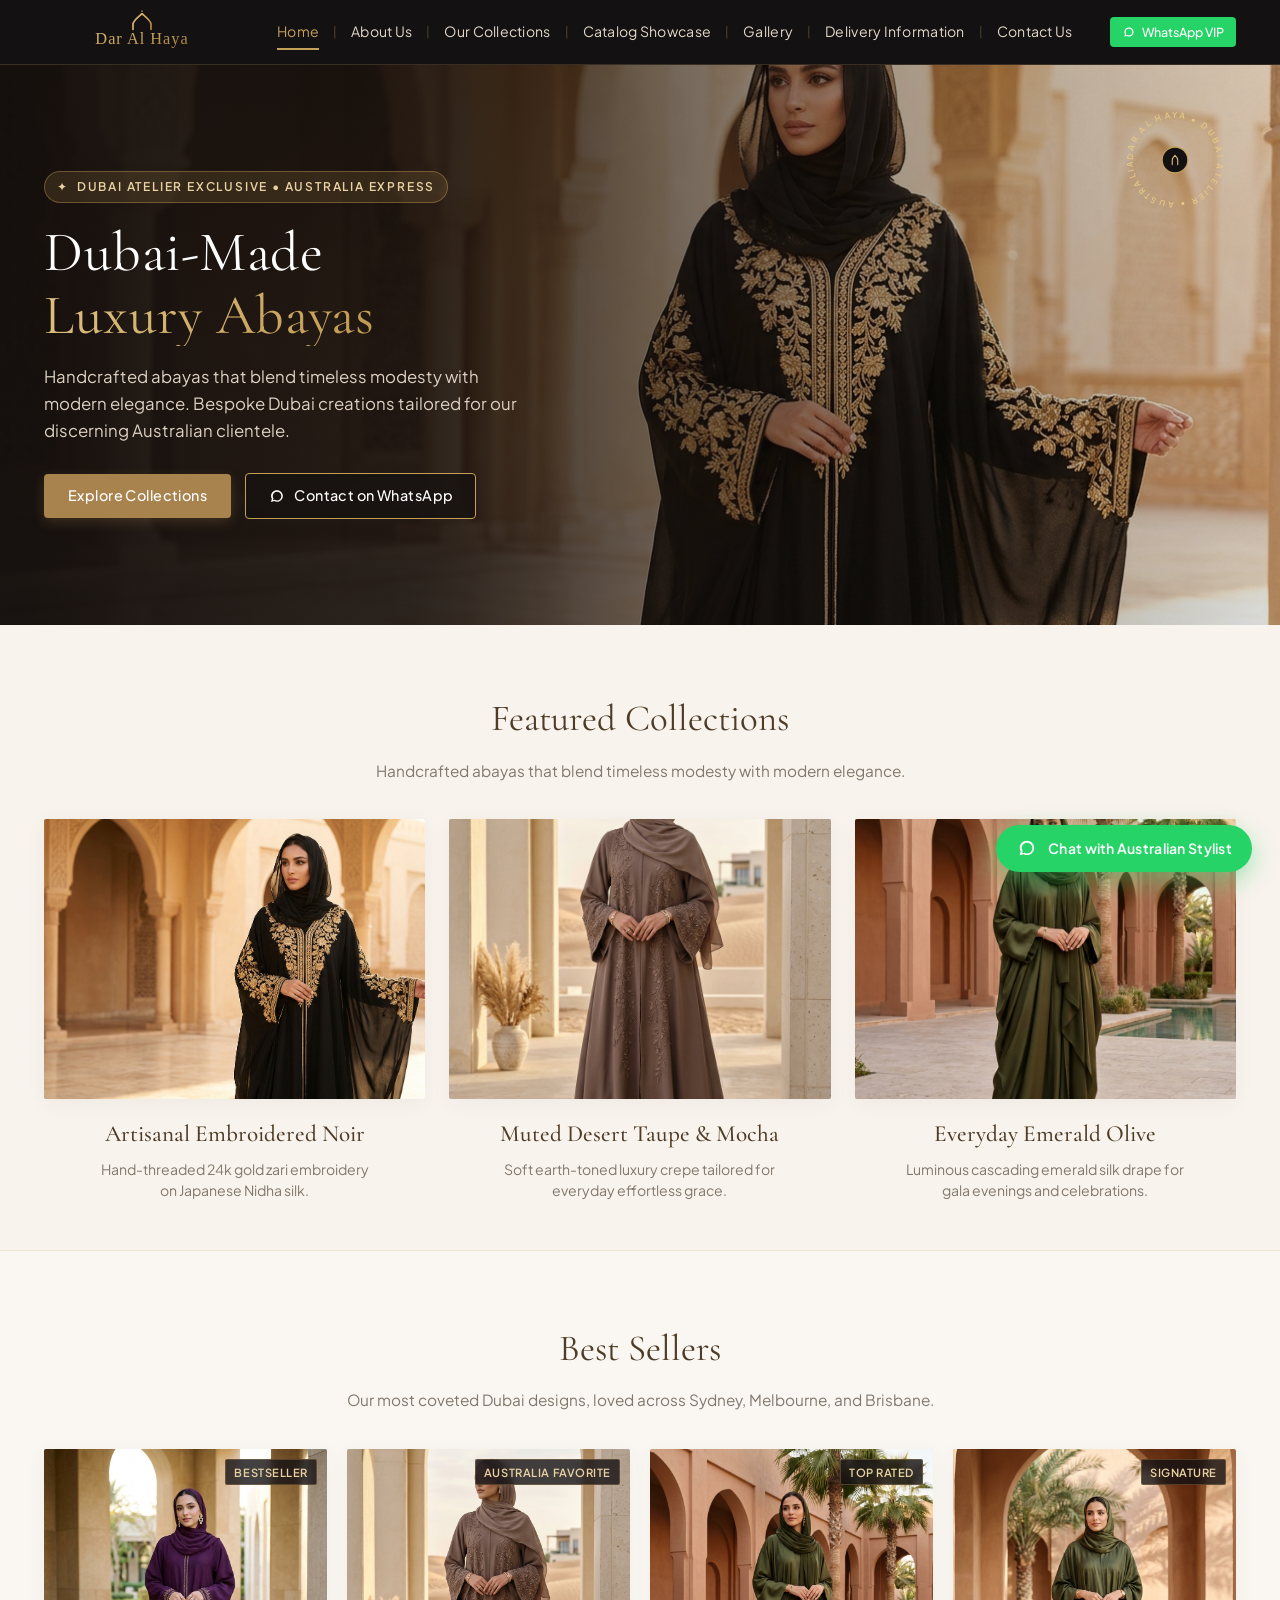
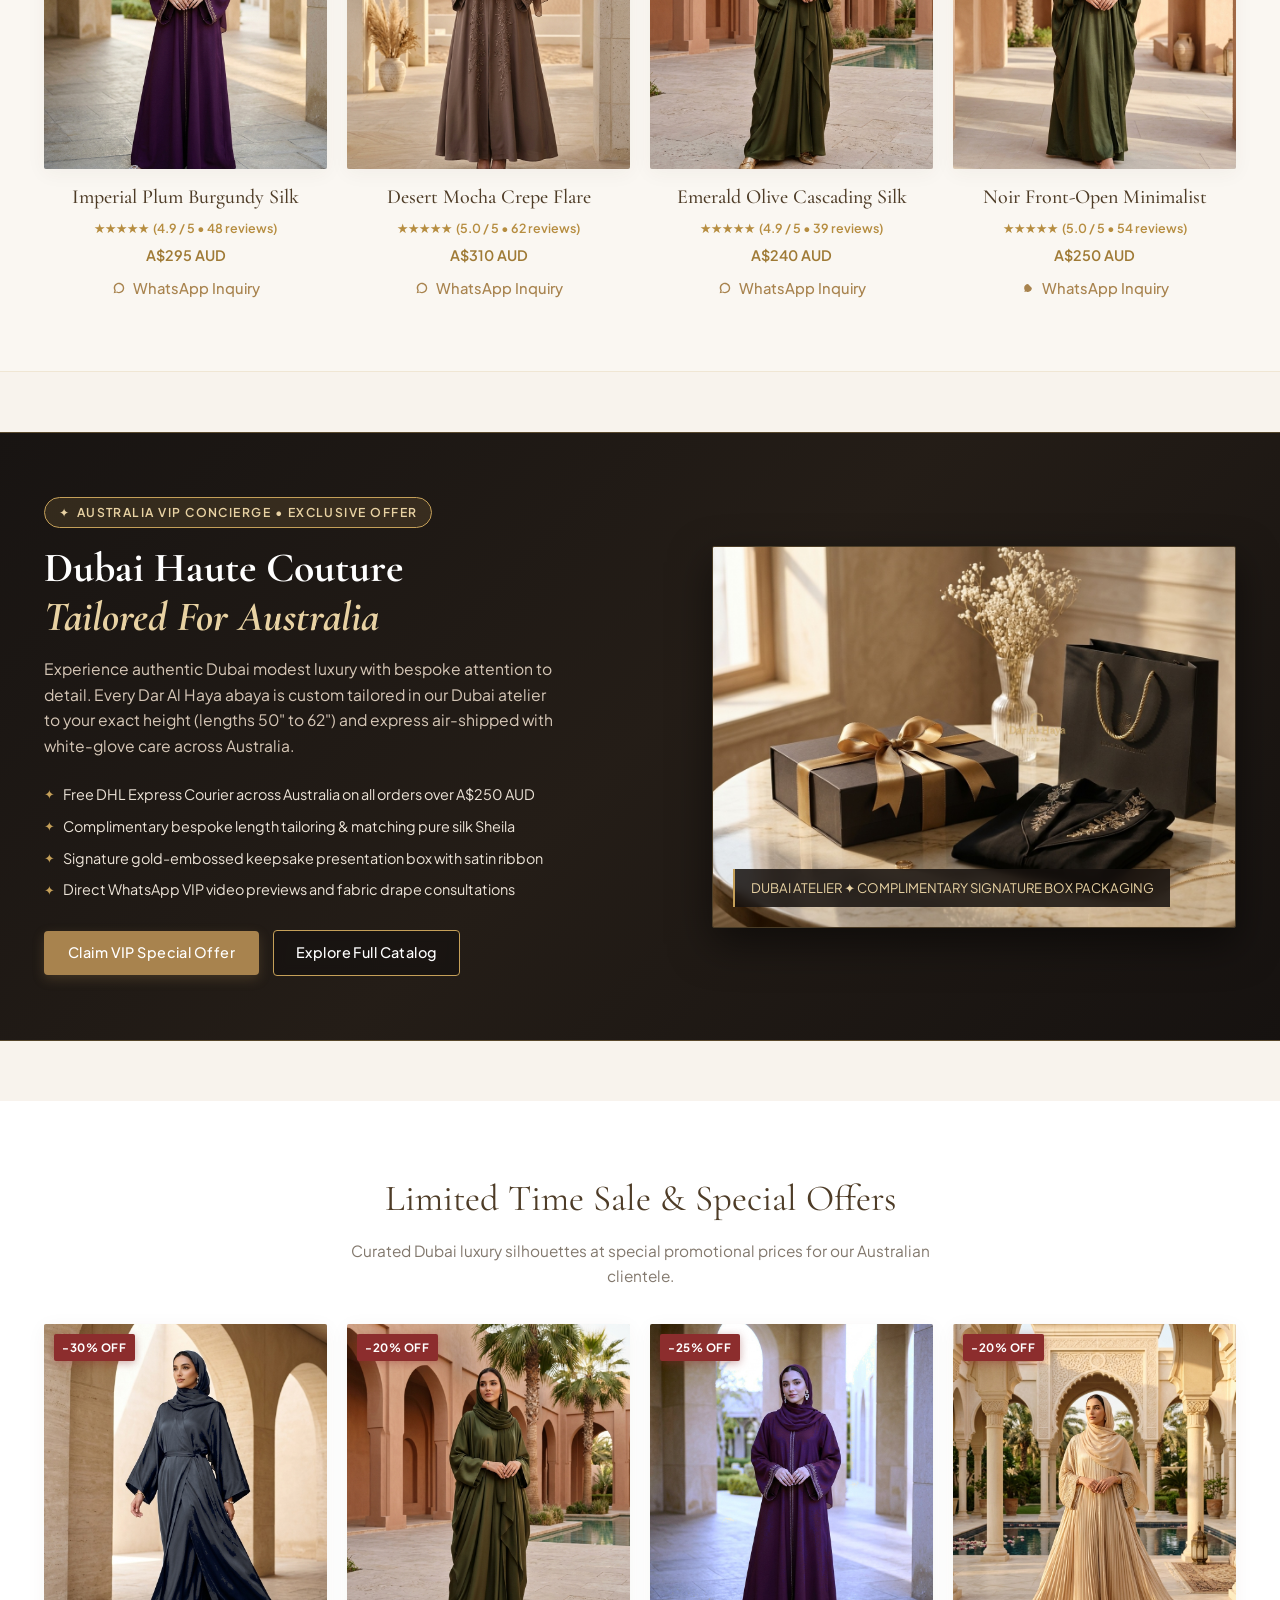
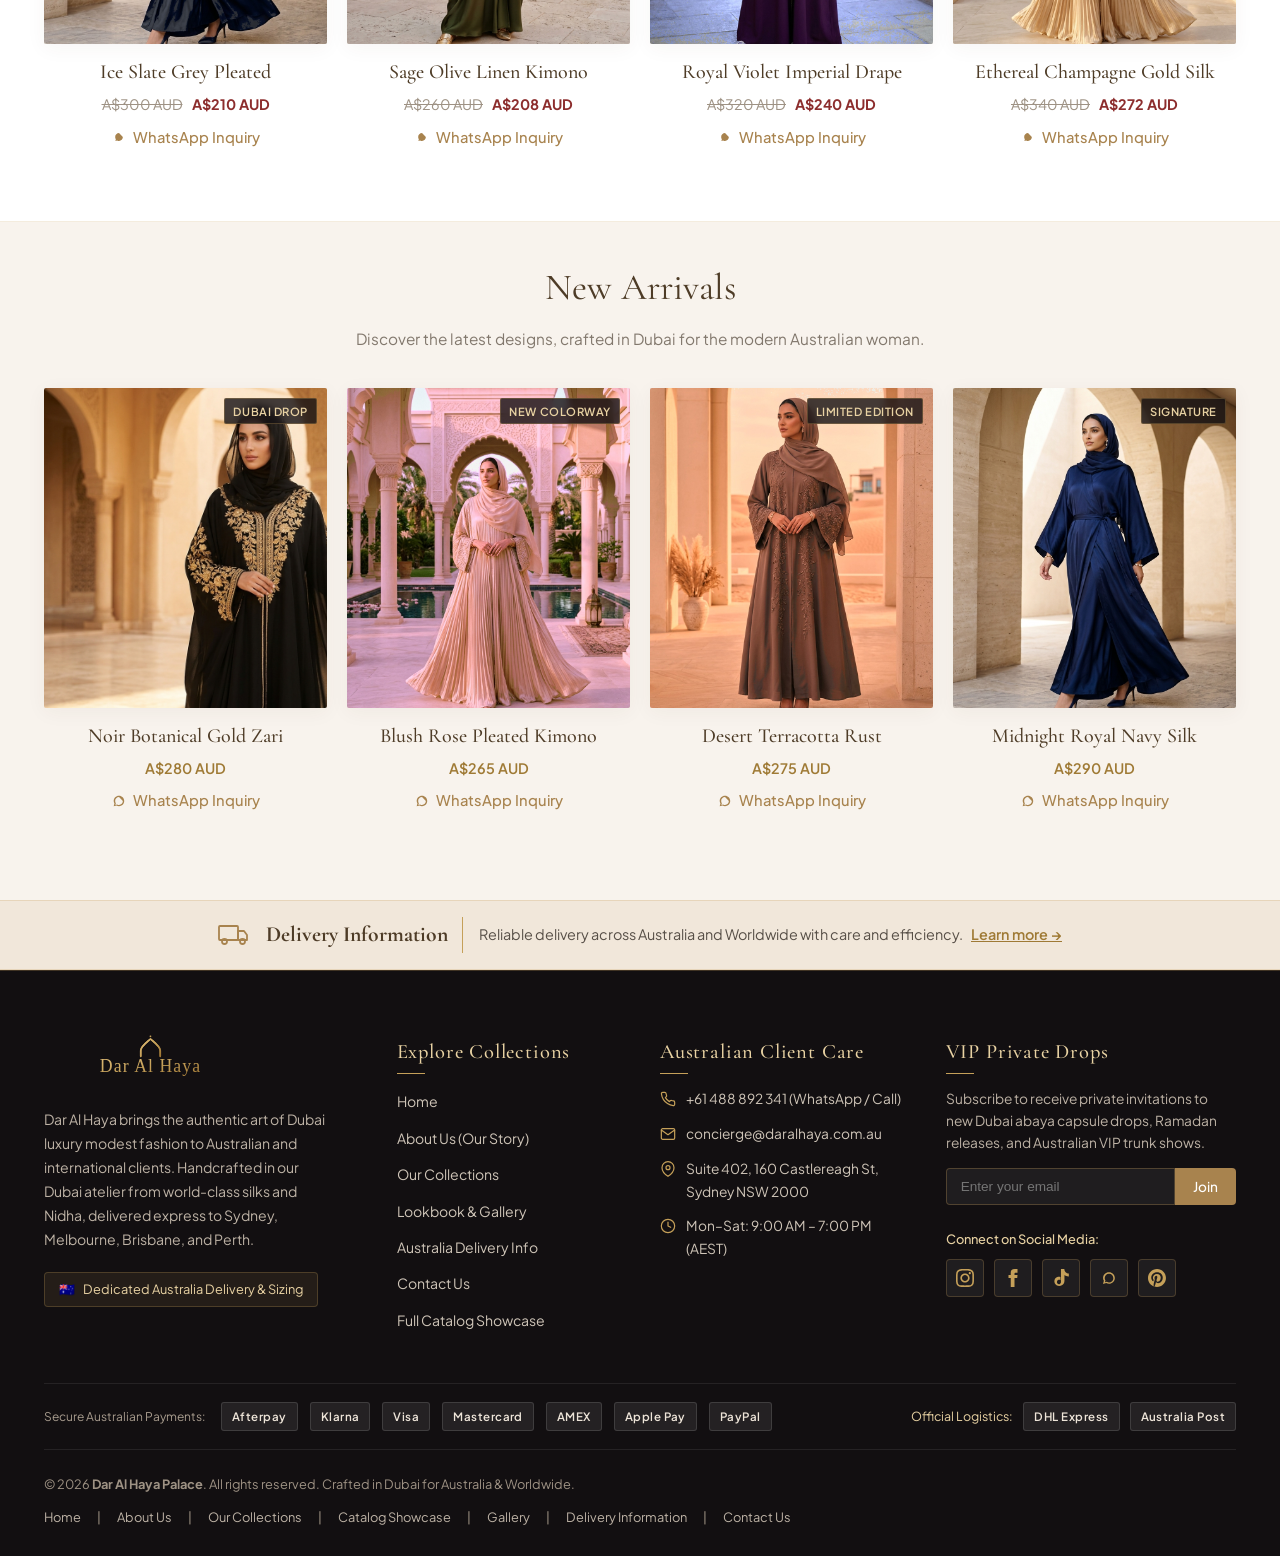
<file: index.html>
<!DOCTYPE html>
<html lang="en">
<head>
  <meta charset="UTF-8">
  <meta name="viewport" content="width=device-width, initial-scale=1.0">
  <title>Dar Al Haya | Dubai-Made Luxury Abayas | Australian Modest Fashion</title>
  <meta name="description" content="Dar Al Haya brings authentic Dubai-made luxury abayas to Australia. Handcrafted in our Dubai atelier with intricate embroidery and premium silks, delivered express to Sydney, Melbourne, Brisbane and Perth.">
  <link rel="icon" type="image/svg+xml" href="assets/images/favicon.svg">
  <link rel="stylesheet" href="assets/css/style.css">
</head>
<body>

  <!-- Main Navigation Header -->
  <header class="site-header">
    <div class="container header-inner">
      <!-- Brand Logo (Arch + Dar Al Haya) -->
      <a href="index.html" class="brand-logo-wrap" title="Dar Al Haya Dubai">
        <img src="assets/images/logo.svg" alt="Dar Al Haya Palace Logo">
      </a>

      <!-- Desktop Navigation Menu matching template -->
      <nav aria-label="Main Navigation">
        <ul class="nav-menu">
          <li class="nav-item"><a href="index.html" class="nav-link active">Home</a></li>
          <li class="nav-separator">|</li>
          <li class="nav-item"><a href="about.html" class="nav-link">About Us</a></li>
          <li class="nav-separator">|</li>
          <li class="nav-item"><a href="collections.html" class="nav-link">Our Collections</a></li>
          <li class="nav-separator">|</li>
          <li class="nav-item"><a href="shop.html" class="nav-link">Catalog Showcase</a></li>
          <li class="nav-separator">|</li>
          <li class="nav-item"><a href="gallery.html" class="nav-link">Gallery</a></li>
          <li class="nav-separator">|</li>
          <li class="nav-item"><a href="delivery.html" class="nav-link">Delivery Information</a></li>
          <li class="nav-separator">|</li>
          <li class="nav-item"><a href="contact.html" class="nav-link">Contact Us</a></li>
        </ul>
      </nav>

      <!-- Header Utilities -->
      <div class="header-actions">
        <a href="https://wa.me/61488892341?text=Hello%20Dar%20Al%20Haya%20Australia%2C%20I%20would%20like%20to%20inquire%20about%20your%20luxury%20abayas." target="_blank" rel="noopener" class="btn-header-wa">
          <svg viewBox="0 0 24 24"><path d="M12.031 6.172c-3.181 0-5.767 2.586-5.768 5.766-.001 1.298.38 2.27 1.019 3.287l-.711 2.598 2.669-.699c.969.54 1.777.818 2.791.819 3.179 0 5.767-2.587 5.768-5.766.001-3.181-2.587-5.768-5.768-5.768zm0-2c4.28 0 7.768 3.488 7.768 7.768 0 4.281-3.488 7.768-7.768 7.768-1.328 0-2.586-.347-3.69-.968l-4.341 1.139 1.161-4.241c-.7-1.164-1.098-2.498-1.098-3.698 0-4.28 3.488-7.768 7.768-7.768z"/></svg>
          <span>WhatsApp VIP</span>
        </a>
        <button class="mobile-nav-toggle" aria-label="Open Mobile Menu">☰</button>
      </div>
    </div>
  </header>

  <!-- Mobile Drawer Menu -->
  <div class="mobile-drawer-overlay"></div>
  <aside class="mobile-menu-drawer">
    <div class="mobile-drawer-header">
      <img src="assets/images/logo.svg" alt="Dar Al Haya" style="height: 38px;">
      <button class="mobile-close-btn" aria-label="Close Menu">✕</button>
    </div>
    <ul class="mobile-nav-list">
      <li><a href="index.html" class="mobile-nav-link active">Home</a></li>
      <li><a href="about.html" class="mobile-nav-link">About Us</a></li>
      <li><a href="collections.html" class="mobile-nav-link">Our Collections</a></li>
      <li><a href="gallery.html" class="mobile-nav-link">Gallery</a></li>
      <li><a href="delivery.html" class="mobile-nav-link">Delivery Information</a></li>
      <li><a href="contact.html" class="mobile-nav-link">Contact Us</a></li>
      <li><a href="shop.html" class="mobile-nav-link" style="color:var(--color-gold);">Extended Catalog</a></li>
    </ul>
    <div style="margin-top:auto; padding-top:20px; border-top:1px solid rgba(197,160,89,0.2);">
      <p style="font-size:0.8rem; color:#A89C8E; margin-bottom:12px;">🇦🇺 Australia Client Concierge:</p>
      <a href="https://wa.me/61488892341" target="_blank" class="btn-whatsapp-card" style="padding:10px 16px; font-size:0.85rem;">
        <svg viewBox="0 0 24 24"><path d="M12.031 6.172c-3.181 0-5.767 2.586-5.768 5.766-.001 1.298.38 2.27 1.019 3.287l-.711 2.598 2.669-.699c.969.54 1.777.818 2.791.819 3.179 0 5.767-2.587 5.768-5.766.001-3.181-2.587-5.768-5.768-5.768z"/></svg>
        <span>+61 488 892 341</span>
      </a>
    </div>
  </aside>

  <!-- ========================================================================
       HERO SECTION ANIMATIC (Cinematic Slides, Interactive Filmstrip & Ken Burns)
       ======================================================================== -->
  <section class="hero-animatic-wrapper" aria-label="Hero Showcase Animatic">
    <!-- Rotating Luxury Seal Badge -->
    <div class="hero-luxury-seal">
      <svg class="seal-ring-anim" viewBox="0 0 120 120">
        <path id="sealTextPath" d="M 60, 60 m -46, 0 a 46,46 0 1,1 92,0 a 46,46 0 1,1 -92,0" fill="none" />
        <circle cx="60" cy="60" r="45" stroke="#C5A059" stroke-width="1" stroke-dasharray="3,3" fill="none" opacity="0.6"/>
        <text fill="#E5C788" font-size="8.8" font-family="'Plus Jakarta Sans', sans-serif" font-weight="600" letter-spacing="2.8">
          <textPath href="#sealTextPath" startOffset="0%">
            DAR AL HAYA • DUBAI ATELIER • AUSTRALIA •
          </textPath>
        </text>
        <circle cx="60" cy="60" r="14" fill="#141113" stroke="#C5A059" stroke-width="1.2"/>
        <path d="M57 65V60C57 58 58.5 56.5 60 55C61.5 56.5 63 58 63 60V65" stroke="#DFBC76" stroke-width="1.2" fill="none" stroke-linecap="round"/>
      </svg>
    </div>

    <!-- Animatic Reel Slides -->
    <div class="animatic-slides-container">
      
      <!-- Slide 1: Signature Dubai-Made Luxury Abayas (Matches Template Hero) -->
      <div class="animatic-slide active" data-slide="0">
        <div class="slide-backdrop" style="background-image: url('assets/images/hero_slide_1.jpg');"></div>
        <div class="slide-overlay-gradient"></div>
        <div class="container" style="height: 100%;">
          <div class="slide-content-box">
            <div class="slide-badge-pill">
              <span>✦</span> Dubai Atelier Exclusive • Australia Express
            </div>
            <h1 class="hero-main-title">
              Dubai-Made<br>
              <span>Luxury Abayas</span>
            </h1>
            <p class="hero-lead-text">
              Handcrafted abayas that blend timeless modesty with modern elegance. Bespoke Dubai creations tailored for our discerning Australian clientele.
            </p>
            <div class="hero-actions-row">
              <a href="collections.html" class="btn-gold-solid">Explore Collections</a>
              <a href="https://wa.me/61488892341?text=Hello%20Dar%20Al%20Haya%20Australia%2C%20I%20would%20like%20to%20inquire%20about%20your%20Dubai-Made%20Luxury%20Abayas." target="_blank" rel="noopener" class="btn-gold-outline">
                <svg width="18" height="18" viewBox="0 0 24 24" fill="currentColor"><path d="M12.031 6.172c-3.181 0-5.767 2.586-5.768 5.766-.001 1.298.38 2.27 1.019 3.287l-.711 2.598 2.669-.699c.969.54 1.777.818 2.791.819 3.179 0 5.767-2.587 5.768-5.766.001-3.181-2.587-5.768-5.768-5.768zm0-2c4.28 0 7.768 3.488 7.768 7.768 0 4.281-3.488 7.768-7.768 7.768-1.328 0-2.586-.347-3.69-.968l-4.341 1.139 1.161-4.241c-.7-1.164-1.098-2.498-1.098-3.698 0-4.28 3.488-7.768 7.768-7.768z"/></svg>
                <span>Contact on WhatsApp</span>
              </a>
            </div>
          </div>
        </div>
      </div>

      <!-- Slide 2: Master Embroidery & Zari Work -->
      <div class="animatic-slide" data-slide="1">
        <div class="slide-backdrop" style="background-image: url('assets/images/hero_slide_2.jpg');"></div>
        <div class="slide-overlay-gradient"></div>
        <div class="container" style="height: 100%;">
          <div class="slide-content-box">
            <div class="slide-badge-pill">
              <span>✦</span> Haute Couture Craftsmanship
            </div>
            <h2 class="hero-main-title">
              Artisanal Zari &amp;<br>
              <span>Intricate Detailing</span>
            </h2>
            <p class="hero-lead-text">
              Each piece features meticulous botanical threadwork and hand-sewn gold beads, created by master artisans with decades of Emirati tailoring heritage.
            </p>
            <div class="hero-actions-row">
              <a href="about.html" class="btn-gold-solid">Our Craftsmanship</a>
              <a href="https://wa.me/61488892341?text=Hello%20Dar%20Al%20Haya%2C%20I%20am%20interested%20in%20custom%20embroidered%20abayas." target="_blank" rel="noopener" class="btn-gold-outline">
                <span>Inquire on WhatsApp</span>
              </a>
            </div>
          </div>
        </div>
      </div>

      <!-- Slide 3: Australia Express & Luxury Packaging -->
      <div class="animatic-slide" data-slide="2">
        <div class="slide-backdrop" style="background-image: url('assets/images/hero_slide_3.jpg');"></div>
        <div class="slide-overlay-gradient"></div>
        <div class="container" style="height: 100%;">
          <div class="slide-content-box">
            <div class="slide-badge-pill">
              <span>✦</span> Australia VIP Delivery Service
            </div>
            <h2 class="hero-main-title">
              Delivered Express<br>
              <span>Across Australia</span>
            </h2>
            <p class="hero-lead-text">
              Direct from Dubai to your door in Sydney, Melbourne, Brisbane &amp; Perth. Beautifully packaged in our signature gold-ribboned gift box.
            </p>
            <div class="hero-actions-row">
              <a href="delivery.html" class="btn-gold-solid">Delivery Details</a>
              <a href="https://wa.me/61488892341?text=Hello%20Dar%20Al%20Haya%20Australia%2C%20can%20you%20check%20delivery%20time%20to%20my%20Australian%20postcode%3F" target="_blank" rel="noopener" class="btn-gold-outline">
                <span>Check Delivery Time</span>
              </a>
            </div>
          </div>
        </div>
      </div>

      <!-- Slide 4: Flowing Royal Silhouette -->
      <div class="animatic-slide" data-slide="3">
        <div class="slide-backdrop" style="background-image: url('assets/images/hero_slide_4.jpg');"></div>
        <div class="slide-overlay-gradient"></div>
        <div class="container" style="height: 100%;">
          <div class="slide-content-box">
            <div class="slide-badge-pill">
              <span>✦</span> Ethereal Drapes &amp; Pure Nidha
            </div>
            <h2 class="hero-main-title">
              Everyday Grace &amp;<br>
              <span>Special Occasions</span>
            </h2>
            <p class="hero-lead-text">
              Breathable, wrinkle-resistant premium fabrics tailored for the Australian climate, guaranteeing supreme comfort and majestic modesty.
            </p>
            <div class="hero-actions-row">
              <a href="collections.html" class="btn-gold-solid">View Occasion Wear</a>
              <a href="gallery.html" class="btn-gold-outline">Browse Lookbook</a>
            </div>
          </div>
        </div>
      </div>

    </div>
  </section>

  <!-- ========================================================================
       FEATURED COLLECTIONS (Distinct Design & Colour Colorways)
       ======================================================================== -->
  <section class="featured-collections-section">
    <div class="container">
      <h2 class="section-title">Featured Collections</h2>
      <p class="section-desc">Handcrafted abayas that blend timeless modesty with modern elegance.</p>

      <div class="collections-grid-3">
        
        <!-- 1. Artisanal Embroidered Noir -->
        <article class="collection-card-item">
          <a href="collections.html" class="collection-card-image-wrap">
            <img src="assets/images/feat_embroidered.jpg" alt="Artisanal Embroidered Noir Abaya - Dar Al Haya" loading="lazy">
          </a>
          <h3 class="collection-card-title">Artisanal Embroidered Noir</h3>
          <p class="collection-card-desc">Hand-threaded 24k gold zari embroidery on Japanese Nidha silk.</p>
        </article>

        <!-- 2. Muted Desert Taupe & Mocha -->
        <article class="collection-card-item">
          <a href="collections.html" class="collection-card-image-wrap">
            <img src="assets/images/col_taupe_1.jpg" alt="Muted Desert Taupe & Mocha Abaya - Dar Al Haya" loading="lazy">
          </a>
          <h3 class="collection-card-title">Muted Desert Taupe &amp; Mocha</h3>
          <p class="collection-card-desc">Soft earth-toned luxury crepe tailored for everyday effortless grace.</p>
        </article>

        <!-- 3. Emerald Olive Occasion Silk -->
        <article class="collection-card-item">
          <a href="collections.html" class="collection-card-image-wrap">
            <img src="assets/images/col_olive_1.jpg" alt="Emerald Olive Occasion Silk Abaya - Dar Al Haya" loading="lazy">
          </a>
          <h3 class="collection-card-title">Everyday Emerald Olive</h3>
          <p class="collection-card-desc">Luminous cascading emerald silk drape for gala evenings and celebrations.</p>
        </article>

      </div>
    </div>
  </section>

  <!-- ========================================================================
       BEST SELLERS SECTION (Top Selling Creations Loved Across Australia)
       ======================================================================== -->
  <section class="best-sellers-section" style="padding: 68px 0; background: #FAF7F2; border-top: 1px solid rgba(197, 160, 89, 0.2); border-bottom: 1px solid rgba(197, 160, 89, 0.2);">
    <div class="container">
      <h2 class="section-title">Best Sellers</h2>
      <p class="section-desc">Our most coveted Dubai designs, loved across Sydney, Melbourne, and Brisbane.</p>

      <div class="arrivals-grid-4">
        
        <!-- Best Seller 1: Imperial Plum Burgundy Silk -->
        <article class="arrival-card">
          <div class="arrival-image-wrap">
            <span class="arrival-overlay-badge">BESTSELLER</span>
            <img src="assets/images/gallery_plum.jpg" alt="Imperial Plum Burgundy Silk Abaya" loading="lazy">
          </div>
          <h3 class="arrival-title">Imperial Plum Burgundy Silk</h3>
          <div class="rating-row">&#9733;&#9733;&#9733;&#9733;&#9733; <span>(4.9 / 5 &bull; 48 reviews)</span></div>
          <div class="arrival-price">A$295 AUD</div>
          <a href="#" class="btn-inquiry-link" data-wa-item="Imperial Plum Burgundy Silk Abaya" data-wa-price="295">
            <svg viewBox="0 0 24 24"><path d="M12.031 6.172c-3.181 0-5.767 2.586-5.768 5.766-.001 1.298.38 2.27 1.019 3.287l-.711 2.598 2.669-.699c.969.54 1.777.818 2.791.819 3.179 0 5.767-2.587 5.768-5.766.001-3.181-2.587-5.768-5.768-5.768zm0-2c4.28 0 7.768 3.488 7.768 7.768 0 4.281-3.488 7.768-7.768 7.768-1.328 0-2.586-.347-3.69-.968l-4.341 1.139 1.161-4.241c-.7-1.164-1.098-2.498-1.098-3.698 0-4.28 3.488-7.768 7.768-7.768z"/></svg>
            <span>WhatsApp Inquiry</span>
          </a>
        </article>

        <!-- Best Seller 2: Desert Mocha Crepe Flare -->
        <article class="arrival-card">
          <div class="arrival-image-wrap">
            <span class="arrival-overlay-badge">AUSTRALIA FAVORITE</span>
            <img src="assets/images/col_taupe_2.jpg" alt="Desert Mocha Crepe Flare Abaya" loading="lazy">
          </div>
          <h3 class="arrival-title">Desert Mocha Crepe Flare</h3>
          <div class="rating-row">&#9733;&#9733;&#9733;&#9733;&#9733; <span>(5.0 / 5 &bull; 62 reviews)</span></div>
          <div class="arrival-price">A$310 AUD</div>
          <a href="#" class="btn-inquiry-link" data-wa-item="Desert Mocha Crepe Flare Abaya" data-wa-price="310">
            <svg viewBox="0 0 24 24"><path d="M12.031 6.172c-3.181 0-5.767 2.586-5.768 5.766-.001 1.298.38 2.27 1.019 3.287l-.711 2.598 2.669-.699c.969.54 1.777.818 2.791.819 3.179 0 5.767-2.587 5.768-5.766.001-3.181-2.587-5.768-5.768-5.768zm0-2c4.28 0 7.768 3.488 7.768 7.768 0 4.281-3.488 7.768-7.768 7.768-1.328 0-2.586-.347-3.69-.968l-4.341 1.139 1.161-4.241c-.7-1.164-1.098-2.498-1.098-3.698 0-4.28 3.488-7.768 7.768-7.768z"/></svg>
            <span>WhatsApp Inquiry</span>
          </a>
        </article>

        <!-- Best Seller 3: Emerald Olive Cascading Silk -->
        <article class="arrival-card">
          <div class="arrival-image-wrap">
            <span class="arrival-overlay-badge">TOP RATED</span>
            <img src="assets/images/col_olive_1.jpg" alt="Emerald Olive Cascading Silk Abaya" loading="lazy">
          </div>
          <h3 class="arrival-title">Emerald Olive Cascading Silk</h3>
          <div class="rating-row">&#9733;&#9733;&#9733;&#9733;&#9733; <span>(4.9 / 5 &bull; 39 reviews)</span></div>
          <div class="arrival-price">A$240 AUD</div>
          <a href="#" class="btn-inquiry-link" data-wa-item="Emerald Olive Cascading Silk Abaya" data-wa-price="240">
            <svg viewBox="0 0 24 24"><path d="M12.031 6.172c-3.181 0-5.767 2.586-5.768 5.766-.001 1.298.38 2.27 1.019 3.287l-.711 2.598 2.669-.699c.969.54 1.777.818 2.791.819 3.179 0 5.767-2.587 5.768-5.766.001-3.181-2.587-5.768-5.768-5.768zm0-2c4.28 0 7.768 3.488 7.768 7.768 0 4.281-3.488 7.768-7.768 7.768-1.328 0-2.586-.347-3.69-.968l-4.341 1.139 1.161-4.241c-.7-1.164-1.098-2.498-1.098-3.698 0-4.28 3.488-7.768 7.768-7.768z"/></svg>
            <span>WhatsApp Inquiry</span>
          </a>
        </article>

        <!-- Best Seller 4: Noir Front-Open Minimalist -->
        <article class="arrival-card">
          <div class="arrival-image-wrap">
            <span class="arrival-overlay-badge">SIGNATURE</span>
            <img src="assets/images/feat_classic.jpg" alt="Noir Front-Open Minimalist Abaya" loading="lazy">
          </div>
          <h3 class="arrival-title">Noir Front-Open Minimalist</h3>
          <div class="rating-row">&#9733;&#9733;&#9733;&#9733;&#9733; <span>(5.0 / 5 &bull; 54 reviews)</span></div>
          <div class="arrival-price">A$250 AUD</div>
          <a href="#" class="btn-inquiry-link" data-wa-item="Noir Front-Open Minimalist Abaya" data-wa-price="250">
            <svg viewBox="0 0 24 24"><path d="M12.031 6.172c-3.181 0-5.767 2.586-5.768 5.766-.001 1.298.38 2.27 1.019 3.287l-.711 2.598 2.669-.699c.969.54 1.777.818 2.791.819 3.179 0 5.767-2.587 5.768-5.768.001-3.181-2.587-5.768-5.768zm0-2c4.28 0 7.768 3.488 7.768 7.768 0 4.281-3.488 7.768-7.768 7.768-1.328 0-2.586-.347-3.69-.968l-4.341 1.139 1.161-4.241c-.7-1.164-1.098-2.498-1.098-3.698 0-4.28 3.488-7.768 7.768-7.768z"/></svg>
            <span>WhatsApp Inquiry</span>
          </a>
        </article>

      </div>
    </div>
  </section>

  <!-- ========================================================================
       LUXURY ADVERTISEMENT / AUSTRALIA SPECIAL PROMOTION BANNER
       ======================================================================== -->
  <section class="advertisement-banner" aria-label="Dubai Haute Couture Australian Exclusive Offer">
    <div class="container">
      <div class="ad-inner-split">
        <div>
          <div class="ad-pill-badge"><span>&#10022;</span> Australia VIP Concierge &bull; Exclusive Offer</div>
          <h2 class="ad-title">Dubai Haute Couture <br><span>Tailored For Australia</span></h2>
          <p class="ad-desc">
            Experience authentic Dubai modest luxury with bespoke attention to detail. Every Dar Al Haya abaya is custom tailored in our Dubai atelier to your exact height (lengths 50" to 62") and express air-shipped with white-glove care across Australia.
          </p>
          <ul class="ad-perks-list">
            <li>Free DHL Express Courier across Australia on all orders over A$250 AUD</li>
            <li>Complimentary bespoke length tailoring &amp; matching pure silk Sheila</li>
            <li>Signature gold-embossed keepsake presentation box with satin ribbon</li>
            <li>Direct WhatsApp VIP video previews and fabric drape consultations</li>
          </ul>
          <div class="hero-actions-row">
            <a href="https://wa.me/61488892341?text=Hello%20Dar%20Al%20Haya%20Australia%2C%20I%20would%20like%20to%20claim%20the%20complimentary%20custom%20tailoring%20and%20luxury%20box%20offer." target="_blank" rel="noopener" class="btn-gold-solid">
              Claim VIP Special Offer
            </a>
            <a href="shop.html" class="btn-gold-outline">Explore Full Catalog</a>
          </div>
        </div>

        <div class="ad-visual-box">
          <img src="assets/images/delivery_hero.jpg" alt="Dar Al Haya Signature Gold-Ribbon Box and Handcrafted Abaya" loading="lazy">
          <div class="ad-ribbon-tag">DUBAI ATELIER &#10022; COMPLIMENTARY SIGNATURE BOX PACKAGING</div>
        </div>
      </div>
    </div>
  </section>

  <!-- ========================================================================
       SALE SECTION (Special Promotional Offers & Limited Archive)
       ======================================================================== -->
  <section class="sale-offers-section" style="padding: 68px 0; background: #FFFFFF; border-bottom: 1px solid rgba(197, 160, 89, 0.2);">
    <div class="container">
      <h2 class="section-title">Limited Time Sale &amp; Special Offers</h2>
      <p class="section-desc">Curated Dubai luxury silhouettes at special promotional prices for our Australian clientele.</p>

      <div class="arrivals-grid-4">
        
        <!-- Sale Item 1: Ice Slate Grey Pleated Abaya -->
        <article class="arrival-card">
          <div class="arrival-image-wrap">
            <span class="badge-discount">-30% OFF</span>
            <img src="assets/images/model_ice_slate.jpg" alt="Ice Slate Grey Pleated Abaya" loading="lazy">
          </div>
          <h3 class="arrival-title">Ice Slate Grey Pleated</h3>
          <div class="arrival-price">
            <span class="price-strikethrough">A$300 AUD</span>
            <strong style="color: #8C2D2D;">A$210 AUD</strong>
          </div>
          <a href="#" class="btn-inquiry-link" data-wa-item="Ice Slate Grey Pleated Abaya (Sale A$210)" data-wa-price="210">
            <svg viewBox="0 0 24 24"><path d="M12.031 6.172c-3.181 0-5.767 2.586-5.768 5.766-.001 1.298.38 2.27 1.019 3.287l-.711 2.598 2.669-.699c.969.54 1.777.818 2.791.819 3.179 0 5.767-2.587 5.768-5.766.001-3.181-2.587-5.768-5.768zm0-2c4.28 0 7.768 3.488 7.768 7.768 0 4.281-3.488 7.768-7.768 7.768-1.328 0-2.586-.347-3.69-.968l-4.341 1.139 1.161-4.241c-.7-1.164-1.098-2.498-1.098-3.698 0-4.28 3.488-7.768 7.768-7.768z"/></svg>
            <span>WhatsApp Inquiry</span>
          </a>
        </article>

        <!-- Sale Item 2: Sage Olive Green Linen Abaya -->
        <article class="arrival-card">
          <div class="arrival-image-wrap">
            <span class="badge-discount">-20% OFF</span>
            <img src="assets/images/col_olive_2.jpg" alt="Sage Olive Green Linen Abaya" loading="lazy">
          </div>
          <h3 class="arrival-title">Sage Olive Linen Kimono</h3>
          <div class="arrival-price">
            <span class="price-strikethrough">A$260 AUD</span>
            <strong style="color: #8C2D2D;">A$208 AUD</strong>
          </div>
          <a href="#" class="btn-inquiry-link" data-wa-item="Sage Olive Linen Kimono (Sale A$208)" data-wa-price="208">
            <svg viewBox="0 0 24 24"><path d="M12.031 6.172c-3.181 0-5.767 2.586-5.768 5.766-.001 1.298.38 2.27 1.019 3.287l-.711 2.598 2.669-.699c.969.54 1.777.818 2.791.819 3.179 0 5.767-2.587 5.768-5.766.001-3.181-2.587-5.768-5.768zm0-2c4.28 0 7.768 3.488 7.768 7.768 0 4.281-3.488 7.768-7.768 7.768-1.328 0-2.586-.347-3.69-.968l-4.341 1.139 1.161-4.241c-.7-1.164-1.098-2.498-1.098-3.698 0-4.28 3.488-7.768 7.768-7.768z"/></svg>
            <span>WhatsApp Inquiry</span>
          </a>
        </article>

        <!-- Sale Item 3: Royal Violet Imperial Drape -->
        <article class="arrival-card">
          <div class="arrival-image-wrap">
            <span class="badge-discount">-25% OFF</span>
            <img src="assets/images/model_royal_violet.jpg" alt="Royal Violet Imperial Drape Abaya" loading="lazy">
          </div>
          <h3 class="arrival-title">Royal Violet Imperial Drape</h3>
          <div class="arrival-price">
            <span class="price-strikethrough">A$320 AUD</span>
            <strong style="color: #8C2D2D;">A$240 AUD</strong>
          </div>
          <a href="#" class="btn-inquiry-link" data-wa-item="Royal Violet Imperial Drape (Sale A$240)" data-wa-price="240">
            <svg viewBox="0 0 24 24"><path d="M12.031 6.172c-3.181 0-5.767 2.586-5.768 5.766-.001 1.298.38 2.27 1.019 3.287l-.711 2.598 2.669-.699c.969.54 1.777.818 2.791.819 3.179 0 5.767-2.587 5.768-5.766.001-3.181-2.587-5.768-5.768zm0-2c4.28 0 7.768 3.488 7.768 7.768 0 4.281-3.488 7.768-7.768 7.768-1.328 0-2.586-.347-3.69-.968l-4.341 1.139 1.161-4.241c-.7-1.164-1.098-2.498-1.098-3.698 0-4.28 3.488-7.768 7.768-7.768z"/></svg>
            <span>WhatsApp Inquiry</span>
          </a>
        </article>

        <!-- Sale Item 4: Ethereal Champagne Gold Silk -->
        <article class="arrival-card">
          <div class="arrival-image-wrap">
            <span class="badge-discount">-20% OFF</span>
            <img src="assets/images/gallery_champagne.jpg" alt="Ethereal Champagne Gold Silk Abaya" loading="lazy">
          </div>
          <h3 class="arrival-title">Ethereal Champagne Gold Silk</h3>
          <div class="arrival-price">
            <span class="price-strikethrough">A$340 AUD</span>
            <strong style="color: #8C2D2D;">A$272 AUD</strong>
          </div>
          <a href="#" class="btn-inquiry-link" data-wa-item="Ethereal Champagne Gold Silk (Sale A$272)" data-wa-price="272">
            <svg viewBox="0 0 24 24"><path d="M12.031 6.172c-3.181 0-5.767 2.586-5.768 5.766-.001 1.298.38 2.27 1.019 3.287l-.711 2.598 2.669-.699c.969.54 1.777.818 2.791.819 3.179 0 5.767-2.587 5.768-5.766.001-3.181-2.587-5.768-5.768zm0-2c4.28 0 7.768 3.488 7.768 7.768 0 4.281-3.488 7.768-7.768 7.768-1.328 0-2.586-.347-3.69-.968l-4.341 1.139 1.161-4.241c-.7-1.164-1.098-2.498-1.098-3.698 0-4.28 3.488-7.768 7.768-7.768z"/></svg>
            <span>WhatsApp Inquiry</span>
          </a>
        </article>

      </div>
    </div>
  </section>

  <!-- ========================================================================
       NEW ARRIVALS (Distinct Colorways & Silhouettes)
       ======================================================================== -->
  <section class="new-arrivals-section">
    <div class="container">
      <h2 class="section-title">New Arrivals</h2>
      <p class="section-desc">Discover the latest designs, crafted in Dubai for the modern Australian woman.</p>

      <div class="arrivals-grid-4">
        
        <!-- Arrival 1: Noir Botanical Gold Zari -->
        <article class="arrival-card">
          <div class="arrival-image-wrap">
            <span class="arrival-overlay-badge">DUBAI DROP</span>
            <img src="assets/images/arrival_1.jpg" alt="Noir Botanical Gold Zari Abaya" loading="lazy">
          </div>
          <h3 class="arrival-title">Noir Botanical Gold Zari</h3>
          <div class="arrival-price">A$280 AUD</div>
          <a href="#" class="btn-inquiry-link" data-wa-item="Noir Botanical Gold Zari Abaya" data-wa-price="280">
            <svg viewBox="0 0 24 24"><path d="M12.031 6.172c-3.181 0-5.767 2.586-5.768 5.766-.001 1.298.38 2.27 1.019 3.287l-.711 2.598 2.669-.699c.969.54 1.777.818 2.791.819 3.179 0 5.767-2.587 5.768-5.768zm0-2c4.28 0 7.768 3.488 7.768 7.768 0 4.281-3.488 7.768-7.768 7.768-1.328 0-2.586-.347-3.69-.968l-4.341 1.139 1.161-4.241c-.7-1.164-1.098-2.498-1.098-3.698 0-4.28 3.488-7.768 7.768-7.768z"/></svg>
            <span>WhatsApp Inquiry</span>
          </a>
        </article>

        <!-- Arrival 2: Blush Rose Pleated Kimono -->
        <article class="arrival-card">
          <div class="arrival-image-wrap">
            <span class="arrival-overlay-badge">NEW COLORWAY</span>
            <img src="assets/images/model_dusty_rose.jpg" alt="Blush Rose Pleated Kimono Abaya" loading="lazy">
          </div>
          <h3 class="arrival-title">Blush Rose Pleated Kimono</h3>
          <div class="arrival-price">A$265 AUD</div>
          <a href="#" class="btn-inquiry-link" data-wa-item="Blush Rose Pleated Kimono Abaya" data-wa-price="265">
            <svg viewBox="0 0 24 24"><path d="M12.031 6.172c-3.181 0-5.767 2.586-5.768 5.766-.001 1.298.38 2.27 1.019 3.287l-.711 2.598 2.669-.699c.969.54 1.777.818 2.791.819 3.179 0 5.767-2.587 5.768-5.768zm0-2c4.28 0 7.768 3.488 7.768 7.768 0 4.281-3.488 7.768-7.768 7.768-1.328 0-2.586-.347-3.69-.968l-4.341 1.139 1.161-4.241c-.7-1.164-1.098-2.498-1.098-3.698 0-4.28 3.488-7.768 7.768-7.768z"/></svg>
            <span>WhatsApp Inquiry</span>
          </a>
        </article>

        <!-- Arrival 3: Desert Terracotta Rust Drape -->
        <article class="arrival-card">
          <div class="arrival-image-wrap">
            <span class="arrival-overlay-badge">LIMITED EDITION</span>
            <img src="assets/images/model_terracotta.jpg" alt="Desert Terracotta Rust Drape Abaya" loading="lazy">
          </div>
          <h3 class="arrival-title">Desert Terracotta Rust</h3>
          <div class="arrival-price">A$275 AUD</div>
          <a href="#" class="btn-inquiry-link" data-wa-item="Desert Terracotta Rust Abaya" data-wa-price="275">
            <svg viewBox="0 0 24 24"><path d="M12.031 6.172c-3.181 0-5.767 2.586-5.768 5.766-.001 1.298.38 2.27 1.019 3.287l-.711 2.598 2.669-.699c.969.54 1.777.818 2.791.819 3.179 0 5.767-2.587 5.768-5.768zm0-2c4.28 0 7.768 3.488 7.768 7.768 0 4.281-3.488 7.768-7.768 7.768-1.328 0-2.586-.347-3.69-.968l-4.341 1.139 1.161-4.241c-.7-1.164-1.098-2.498-1.098-3.698 0-4.28 3.488-7.768 7.768-7.768z"/></svg>
            <span>WhatsApp Inquiry</span>
          </a>
        </article>

        <!-- Arrival 4: Midnight Royal Navy Silk -->
        <article class="arrival-card">
          <div class="arrival-image-wrap">
            <span class="arrival-overlay-badge">SIGNATURE</span>
            <img src="assets/images/model_navy_blue.jpg" alt="Midnight Royal Navy Silk Abaya" loading="lazy">
          </div>
          <h3 class="arrival-title">Midnight Royal Navy Silk</h3>
          <div class="arrival-price">A$290 AUD</div>
          <a href="#" class="btn-inquiry-link" data-wa-item="Midnight Royal Navy Silk Abaya" data-wa-price="290">
            <svg viewBox="0 0 24 24"><path d="M12.031 6.172c-3.181 0-5.767 2.586-5.768 5.766-.001 1.298.38 2.27 1.019 3.287l-.711 2.598 2.669-.699c.969.54 1.777.818 2.791.819 3.179 0 5.767-2.587 5.768-5.768zm0-2c4.28 0 7.768 3.488 7.768 7.768 0 4.281-3.488 7.768-7.768 7.768-1.328 0-2.586-.347-3.69-.968l-4.341 1.139 1.161-4.241c-.7-1.164-1.098-2.498-1.098-3.698 0-4.28 3.488-7.768 7.768-7.768z"/></svg>
            <span>WhatsApp Inquiry</span>
          </a>
        </article>

      </div>
    </div>
  </section>

  <!-- ========================================================================
       DELIVERY NOTICE STRIP (Identical to Uploaded Template)
       ======================================================================== -->
  <aside class="delivery-notice-strip">
    <div class="container delivery-strip-inner">
      <div class="delivery-strip-icon">
        <svg width="32" height="24" viewBox="0 0 32 24" fill="none" stroke="currentColor" stroke-width="1.8" stroke-linecap="round" stroke-linejoin="round">
          <rect x="1" y="3" width="19" height="14" rx="1"/>
          <path d="M20 8H26L29 12V17H20V8Z"/>
          <circle cx="6.5" cy="18.5" r="2.5"/>
          <circle cx="24.5" cy="18.5" r="2.5"/>
        </svg>
      </div>
      <h4 class="delivery-strip-title">Delivery Information</h4>
      <p class="delivery-strip-text">
        Reliable delivery across Australia and Worldwide with care and efficiency.
        <a href="delivery.html" class="delivery-strip-link">Learn more &rarr;</a>
      </p>
    </div>
  </aside>

  <!-- ========================================================================
       EXTENDED LUXURY FOOTER (With Social Media Links & Australian Client Info)
       ======================================================================== -->
  <footer class="site-footer">
    <div class="container">
      
      <!-- Top 4-Column Grid -->
      <div class="footer-top-grid">
        
        <!-- Column 1: Brand & Australian Presence -->
        <div class="footer-brand-col">
          <a href="index.html" class="footer-brand-logo">
            <img src="assets/images/logo.svg" alt="Dar Al Haya Dubai">
          </a>
          <p class="footer-bio-text">
            Dar Al Haya brings the authentic art of Dubai luxury modest fashion to Australian and international clients. Handcrafted in our Dubai atelier from world-class silks and Nidha, delivered express to Sydney, Melbourne, Brisbane, and Perth.
          </p>
          <div class="footer-australia-badge">
            <span>🇦🇺</span> Dedicated Australia Delivery &amp; Sizing
          </div>
        </div>

        <!-- Column 2: Navigation Links -->
        <div>
          <h4 class="footer-col-title">Explore Collections</h4>
          <ul class="footer-links-list">
            <li class="footer-link-item"><a href="index.html">Home</a></li>
            <li class="footer-link-item"><a href="about.html">About Us (Our Story)</a></li>
            <li class="footer-link-item"><a href="collections.html">Our Collections</a></li>
            <li class="footer-link-item"><a href="gallery.html">Lookbook &amp; Gallery</a></li>
            <li class="footer-link-item"><a href="delivery.html">Australia Delivery Info</a></li>
            <li class="footer-link-item"><a href="contact.html">Contact Us</a></li>
            <li class="footer-link-item"><a href="shop.html">Full Catalog Showcase</a></li>
          </ul>
        </div>

        <!-- Column 3: Australian Client Services & Contact -->
        <div>
          <h4 class="footer-col-title">Australian Client Care</h4>
          <ul class="footer-contact-list">
            <li class="footer-contact-row">
              <svg viewBox="0 0 24 24" fill="none"><path d="M22 16.92v3a2 2 0 0 1-2.18 2 19.79 19.79 0 0 1-8.63-3.07 19.5 19.5 0 0 1-6-6 19.79 19.79 0 0 1-3.07-8.67A2 2 0 0 1 4.11 2h3a2 2 0 0 1 2 1.72 12.84 12.84 0 0 0 .7 2.81 2 2 0 0 1-.45 2.11L8.09 9.91a16 16 0 0 0 6 6l1.27-1.27a2 2 0 0 1 2.11-.45 12.84 12.84 0 0 0 2.81.7A2 2 0 0 1 22 16.92z" stroke-width="1.8" stroke-linecap="round" stroke-linejoin="round"/></svg>
              <span>+61 488 892 341 (WhatsApp / Call)</span>
            </li>
            <li class="footer-contact-row">
              <svg viewBox="0 0 24 24" fill="none"><path d="M4 4h16c1.1 0 2 .9 2 2v12c0 1.1-.9 2-2 2H4c-1.1 0-2-.9-2-2V6c0-1.1.9-2 2-2z" stroke-width="1.8" stroke-linecap="round" stroke-linejoin="round"/><polyline points="22,6 12,13 2,6" stroke-width="1.8" stroke-linecap="round" stroke-linejoin="round"/></svg>
              <span>concierge@daralhaya.com.au</span>
            </li>
            <li class="footer-contact-row">
              <svg viewBox="0 0 24 24" fill="none"><path d="M21 10c0 7-9 13-9 13s-9-6-9-13a9 9 0 0 1 18 0z" stroke-width="1.8" stroke-linecap="round" stroke-linejoin="round"/><circle cx="12" cy="10" r="3" stroke-width="1.8"/></svg>
              <span>Suite 402, 160 Castlereagh St, Sydney NSW 2000</span>
            </li>
            <li class="footer-contact-row">
              <svg viewBox="0 0 24 24" fill="none"><circle cx="12" cy="12" r="10" stroke-width="1.8"/><polyline points="12 6 12 12 16 14" stroke-width="1.8" stroke-linecap="round" stroke-linejoin="round"/></svg>
              <span>Mon–Sat: 9:00 AM – 7:00 PM (AEST)</span>
            </li>
          </ul>
        </div>

        <!-- Column 4: Newsletter & Social Media Channels -->
        <div>
          <h4 class="footer-col-title">VIP Private Drops</h4>
          <p style="font-size:0.86rem; color:#BDB2A5; line-height:1.6;">
            Subscribe to receive private invitations to new Dubai abaya capsule drops, Ramadan releases, and Australian VIP trunk shows.
          </p>
          <form class="footer-newsletter-form" onsubmit="event.preventDefault(); alert('Thank you for subscribing to Dar Al Haya VIP.');">
            <input type="email" placeholder="Enter your email" class="newsletter-input" required>
            <button type="submit" class="btn-newsletter-submit">Join</button>
          </form>

          <div class="footer-social-wrap">
            <div style="font-size:0.8rem; color:var(--color-gold-light); margin-bottom:8px; font-weight:500;">Connect on Social Media:</div>
            <div class="social-icons-row">
              <!-- Instagram -->
              <a href="https://instagram.com/daralhaya.au" target="_blank" rel="noopener" class="btn-social-icon" title="Follow us on Instagram">
                <svg viewBox="0 0 24 24"><path d="M12 2.163c3.204 0 3.584.012 4.85.07 3.252.148 4.771 1.691 4.919 4.919.058 1.265.069 1.645.069 4.849 0 3.205-.012 3.584-.069 4.849-.149 3.225-1.664 4.771-4.919 4.919-1.266.058-1.644.07-4.85.07-3.204 0-3.584-.012-4.849-.07-3.26-.149-4.771-1.699-4.919-4.92-.058-1.265-.07-1.644-.07-4.849 0-3.204.013-3.583.07-4.849.149-3.227 1.664-4.771 4.919-4.919 1.266-.057 1.645-.069 4.849-.069zm0-2.163c-3.259 0-3.667.014-4.947.072-4.358.2-6.78 2.618-6.98 6.98-.059 1.281-.073 1.689-.073 4.948 0 3.259.014 3.668.072 4.948.2 4.358 2.618 6.78 6.98 6.98 1.281.058 1.689.072 4.948.072 3.259 0 3.668-.014 4.948-.072 4.354-.2 6.782-2.618 6.979-6.98.059-1.28.073-1.689.073-4.948 0-3.259-.014-3.667-.072-4.947-.196-4.354-2.617-6.78-6.979-6.98-1.281-.059-1.69-.073-4.949-.073zm0 5.838c-3.403 0-6.162 2.759-6.162 6.162s2.759 6.163 6.162 6.163 6.162-2.759 6.162-6.163c0-3.403-2.759-6.162-6.162-6.162zm0 10.162c-2.209 0-4-1.79-4-4 0-2.209 1.791-4 4-4s4 1.791 4 4c0 2.21-1.791 4-4 4zm6.406-11.845c-.796 0-1.441.645-1.441 1.44s.645 1.44 1.441 1.44c.795 0 1.439-.645 1.439-1.44s-.644-1.44-1.439-1.44z"/></svg>
              </a>
              <!-- Facebook -->
              <a href="https://facebook.com/daralhaya.couture" target="_blank" rel="noopener" class="btn-social-icon" title="Follow us on Facebook">
                <svg viewBox="0 0 24 24"><path d="M9 8H6v4h3v12h5V12h3.642L18 8h-4V6.333C14 5.374 14.5 5 15.5 5H18V0h-3.808C10.592 0 9 1.583 9 4.615V8z"/></svg>
              </a>
              <!-- TikTok -->
              <a href="https://tiktok.com/@daralhaya_official" target="_blank" rel="noopener" class="btn-social-icon" title="Follow us on TikTok">
                <svg viewBox="0 0 24 24"><path d="M12.525.02c1.31-.02 2.61-.01 3.91-.02.08 1.53.63 3.09 1.75 4.17 1.12 1.11 2.7 1.62 4.24 1.79v4.03c-1.44-.05-2.89-.35-4.2-.97-.57-.26-1.1-.59-1.62-.97v7.54c.03 2.5-1.28 4.96-3.46 6.17-2.18 1.21-4.99 1.13-7.1-.21-2.11-1.34-3.23-3.82-2.79-6.28.44-2.46 2.4-4.42 4.86-4.87 1.05-.19 2.13-.07 3.12.33v4.18c-.53-.29-1.14-.44-1.75-.43-1.07.01-2.09.61-2.61 1.55-.52.94-.46 2.12.15 3.01.61.89 1.72 1.34 2.78 1.14 1.06-.2 1.89-1.06 2.07-2.12.06-.39.06-.79.06-1.19V.02z"/></svg>
              </a>
              <!-- WhatsApp Direct -->
              <a href="https://wa.me/61488892341" target="_blank" rel="noopener" class="btn-social-icon" title="Chat on WhatsApp">
                <svg viewBox="0 0 24 24"><path d="M12.031 6.172c-3.181 0-5.767 2.586-5.768 5.766-.001 1.298.38 2.27 1.019 3.287l-.711 2.598 2.669-.699c.969.54 1.777.818 2.791.819 3.179 0 5.767-2.587 5.768-5.766.001-3.181-2.587-5.768-5.768-5.768zm0-2c4.28 0 7.768 3.488 7.768 7.768 0 4.281-3.488 7.768-7.768 7.768-1.328 0-2.586-.347-3.69-.968l-4.341 1.139 1.161-4.241c-.7-1.164-1.098-2.498-1.098-3.698 0-4.28 3.488-7.768 7.768-7.768z"/></svg>
              </a>
              <!-- Pinterest -->
              <a href="https://pinterest.com/daralhaya" target="_blank" rel="noopener" class="btn-social-icon" title="Follow us on Pinterest">
                <svg viewBox="0 0 24 24"><path d="M12 0c-6.627 0-12 5.372-12 12 0 5.084 3.163 9.426 7.627 11.174-.105-.949-.2-2.405.042-3.441.218-.937 1.407-5.965 1.407-5.965s-.359-.719-.359-1.782c0-1.668.967-2.914 2.171-2.914 1.023 0 1.518.769 1.518 1.69 0 1.029-.655 2.568-.994 3.995-.283 1.194.599 2.169 1.777 2.169 2.133 0 3.772-2.249 3.772-5.495 0-2.873-2.064-4.882-5.012-4.882-3.414 0-5.418 2.561-5.418 5.207 0 1.031.397 2.138.893 2.738.098.119.112.224.083.345-.09.375-.291 1.199-.334 1.357-.053.225-.172.271-.401.165-1.495-.69-2.433-2.878-2.433-4.646 0-3.776 2.748-7.252 7.92-7.252 4.158 0 7.392 2.967 7.392 6.923 0 4.135-2.607 7.462-6.233 7.462-1.214 0-2.354-.629-2.758-1.379l-.749 2.848c-.269 1.045-1.004 2.352-1.498 3.146 1.123.345 2.306.535 3.55.535 6.607 0 12-5.373 12-12 0-6.628-5.393-12-12-12z"/></svg>
              </a>
            </div>
          </div>
        </div>

      </div>

      <!-- Payment & Courier Strip -->
      <div class="footer-badges-bar">
        <div class="payment-icons-strip">
          <span style="font-size:0.75rem; color:#A89C8E; margin-right:4px;">Secure Australian Payments:</span>
          <span class="payment-badge">Afterpay</span>
          <span class="payment-badge">Klarna</span>
          <span class="payment-badge">Visa</span>
          <span class="payment-badge">Mastercard</span>
          <span class="payment-badge">AMEX</span>
          <span class="payment-badge">Apple Pay</span>
          <span class="payment-badge">PayPal</span>
        </div>
        <div class="delivery-partners-strip">
          <span>Official Logistics:</span>
          <span class="payment-badge">DHL Express</span>
          <span class="payment-badge">Australia Post</span>
        </div>
      </div>

      <!-- Template Bottom Bar (Logo + Links + Copyright) -->
      <div class="footer-bottom-bar">
        <div>&copy; 2026 <strong>Dar Al Haya Palace</strong>. All rights reserved. Crafted in Dubai for Australia &amp; Worldwide.</div>
        <ul class="footer-nav-links-row">
          <li><a href="index.html">Home</a></li>
          <li>|</li>
          <li><a href="about.html">About Us</a></li>
          <li>|</li>
          <li><a href="collections.html">Our Collections</a></li>
          <li>|</li>
          <li><a href="shop.html">Catalog Showcase</a></li>
          <li>|</li>
          <li><a href="gallery.html">Gallery</a></li>
          <li>|</li>
          <li><a href="delivery.html">Delivery Information</a></li>
          <li>|</li>
          <li><a href="contact.html">Contact Us</a></li>
        </ul>
      </div>

    </div>
  </footer>

  <!-- Floating WhatsApp Concierge Button -->
  <a href="https://wa.me/61488892341?text=Hello%20Dar%20Al%20Haya%20Australia%2C%20I%20have%20an%20inquiry%20regarding%20your%20luxury%20abayas." target="_blank" rel="noopener" class="floating-whatsapp-btn" aria-label="Chat with our Australian Stylist on WhatsApp">
    <svg viewBox="0 0 24 24"><path d="M12.031 6.172c-3.181 0-5.767 2.586-5.768 5.766-.001 1.298.38 2.27 1.019 3.287l-.711 2.598 2.669-.699c.969.54 1.777.818 2.791.819 3.179 0 5.767-2.587 5.768-5.766.001-3.181-2.587-5.768-5.768-5.768zm0-2c4.28 0 7.768 3.488 7.768 7.768 0 4.281-3.488 7.768-7.768 7.768-1.328 0-2.586-.347-3.69-.968l-4.341 1.139 1.161-4.241c-.7-1.164-1.098-2.498-1.098-3.698 0-4.28 3.488-7.768 7.768-7.768z"/></svg>
    <span>Chat with Australian Stylist</span>
  </a>

  <script src="assets/js/main.js"></script>
</body>
</html>
</file>
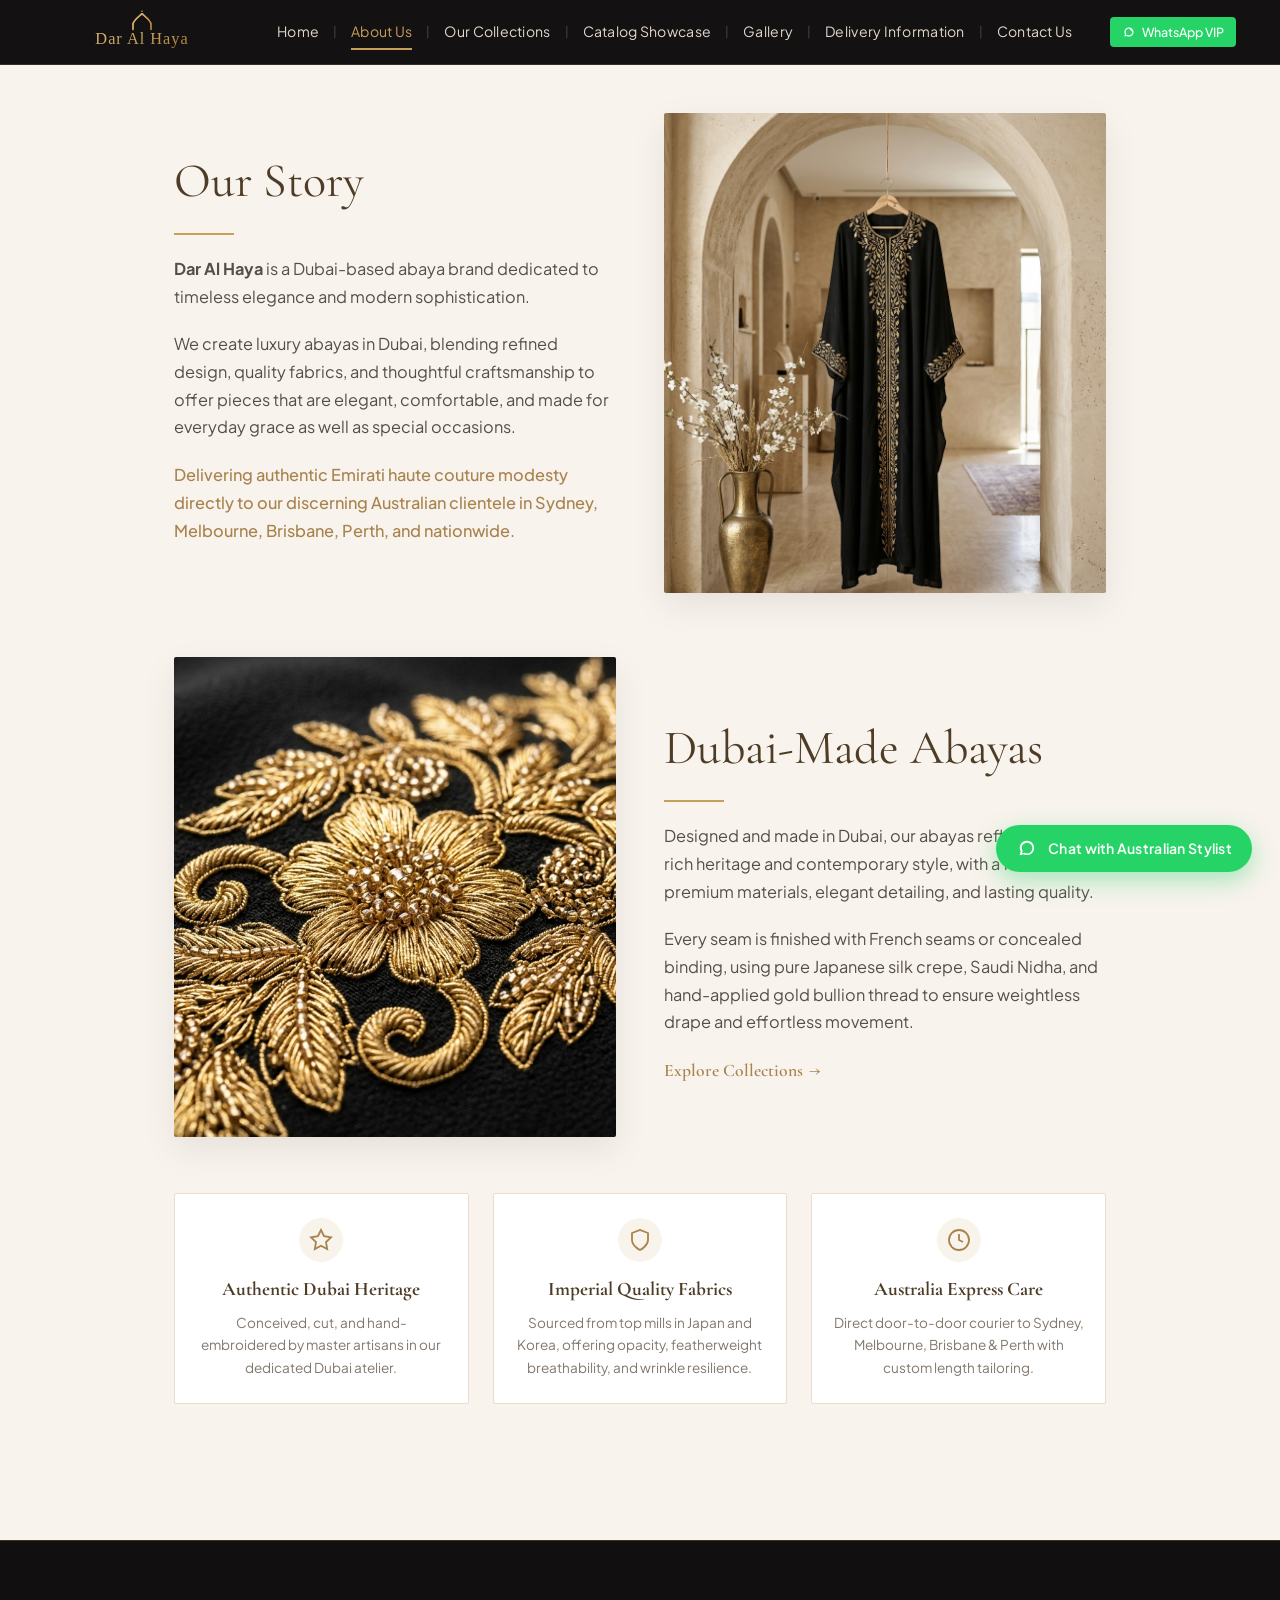
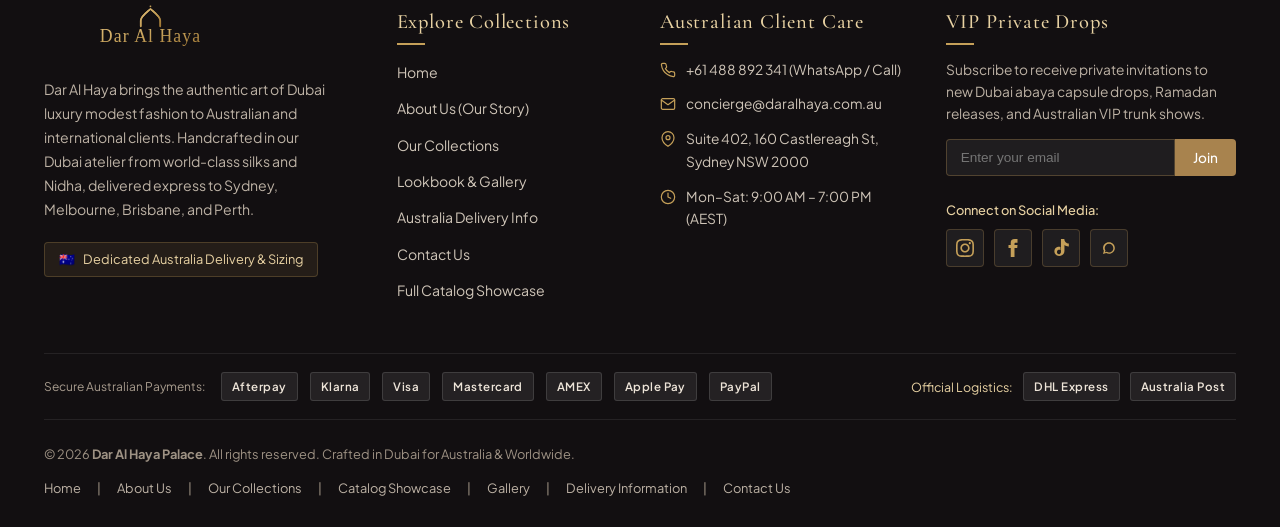
<file: about.html>
<!DOCTYPE html>
<html lang="en">
<head>
  <meta charset="UTF-8">
  <meta name="viewport" content="width=device-width, initial-scale=1.0">
  <title>About Us | Our Story &amp; Dubai Craftsmanship | Dar Al Haya</title>
  <meta name="description" content="Discover the story of Dar Al Haya. Dubai-made luxury abayas blending Emirati couture heritage with modern elegance, handcrafted for clients in Australia and worldwide.">
  <link rel="icon" type="image/svg+xml" href="assets/images/favicon.svg">
  <link rel="stylesheet" href="assets/css/style.css">
</head>
<body>

  <!-- Main Navigation Header -->
  <header class="site-header">
    <div class="container header-inner">
      <a href="index.html" class="brand-logo-wrap" title="Dar Al Haya Dubai">
        <img src="assets/images/logo.svg" alt="Dar Al Haya Palace Logo">
      </a>

      <!-- Desktop Nav matching template -->
      <nav aria-label="Main Navigation">
        <ul class="nav-menu">
          <li class="nav-item"><a href="index.html" class="nav-link">Home</a></li>
          <li class="nav-separator">|</li>
          <li class="nav-item"><a href="about.html" class="nav-link active">About Us</a></li>
          <li class="nav-separator">|</li>
          <li class="nav-item"><a href="collections.html" class="nav-link">Our Collections</a></li>
          <li class="nav-separator">|</li>
          <li class="nav-item"><a href="shop.html" class="nav-link">Catalog Showcase</a></li>
          <li class="nav-separator">|</li>
          <li class="nav-item"><a href="gallery.html" class="nav-link">Gallery</a></li>
          <li class="nav-separator">|</li>
          <li class="nav-item"><a href="delivery.html" class="nav-link">Delivery Information</a></li>
          <li class="nav-separator">|</li>
          <li class="nav-item"><a href="contact.html" class="nav-link">Contact Us</a></li>
        </ul>
      </nav>

      <div class="header-actions">
        <a href="https://wa.me/61488892341?text=Hello%20Dar%20Al%20Haya%20Australia%2C%20I%20would%20like%20to%20learn%20more%20about%20your%20story%20and%20bespoke%20abayas." target="_blank" rel="noopener" class="btn-header-wa">
          <svg viewBox="0 0 24 24"><path d="M12.031 6.172c-3.181 0-5.767 2.586-5.768 5.766-.001 1.298.38 2.27 1.019 3.287l-.711 2.598 2.669-.699c.969.54 1.777.818 2.791.819 3.179 0 5.767-2.587 5.768-5.768zm0-2c4.28 0 7.768 3.488 7.768 7.768 0 4.281-3.488 7.768-7.768 7.768-1.328 0-2.586-.347-3.69-.968l-4.341 1.139 1.161-4.241c-.7-1.164-1.098-2.498-1.098-3.698 0-4.28 3.488-7.768 7.768-7.768z"/></svg>
          <span>WhatsApp VIP</span>
        </a>
        <button class="mobile-nav-toggle" aria-label="Open Mobile Menu">☰</button>
      </div>
    </div>
  </header>

  <!-- Mobile Drawer Menu -->
  <div class="mobile-drawer-overlay"></div>
  <aside class="mobile-menu-drawer">
    <div class="mobile-drawer-header">
      <img src="assets/images/logo.svg" alt="Dar Al Haya" style="height: 38px;">
      <button class="mobile-close-btn" aria-label="Close Menu">✕</button>
    </div>
    <ul class="mobile-nav-list">
      <li><a href="index.html" class="mobile-nav-link">Home</a></li>
      <li><a href="about.html" class="mobile-nav-link active">About Us</a></li>
      <li><a href="collections.html" class="mobile-nav-link">Our Collections</a></li>
      <li><a href="gallery.html" class="mobile-nav-link">Gallery</a></li>
      <li><a href="delivery.html" class="mobile-nav-link">Delivery Information</a></li>
      <li><a href="contact.html" class="mobile-nav-link">Contact Us</a></li>
      <li><a href="shop.html" class="mobile-nav-link" style="color:var(--color-gold);">Extended Catalog</a></li>
    </ul>
  </aside>

  <!-- ========================================================================
       ABOUT US STORY GRID (Matches media_1794719983535_fe11afd1.jpg)
       ======================================================================== -->
  <main class="about-story-section">
    <div class="container container-narrow">
      
      <!-- Row 1: "Our Story" Text Left + Hanging Abaya Right -->
      <section class="about-row-grid">
        <div class="about-text-col">
          <h1 class="about-story-title">Our Story</h1>
          <div class="gold-accent-line-left"></div>
          <p class="about-story-p">
            <strong>Dar Al Haya</strong> is a Dubai-based abaya brand dedicated to timeless elegance and modern sophistication.
          </p>
          <p class="about-story-p">
            We create luxury abayas in Dubai, blending refined design, quality fabrics, and thoughtful craftsmanship to offer pieces that are elegant, comfortable, and made for everyday grace as well as special occasions.
          </p>
          <p class="about-story-p" style="color: var(--color-gold-btn); font-weight: 500;">
            Delivering authentic Emirati haute couture modesty directly to our discerning Australian clientele in Sydney, Melbourne, Brisbane, Perth, and nationwide.
          </p>
        </div>
        <div class="about-image-col">
          <img src="assets/images/about_hanging_abaya.jpg" alt="Dar Al Haya Luxury Abaya in Archway Boutique" loading="lazy">
        </div>
      </section>

      <!-- Row 2: Embroidery Macro Left + "Dubai-Made Abayas" Right -->
      <section class="about-row-grid" style="margin-bottom: 48px;">
        <div class="about-image-col">
          <img src="assets/images/about_embroidery_macro.jpg" alt="Intricate Gold Leaf Embroidery Detail" loading="lazy">
        </div>
        <div class="about-text-col">
          <h2 class="about-story-title">Dubai-Made Abayas</h2>
          <div class="gold-accent-line-left"></div>
          <p class="about-story-p">
            Designed and made in Dubai, our abayas reflect the city's rich heritage and contemporary style, with a focus on premium materials, elegant detailing, and lasting quality.
          </p>
          <p class="about-story-p">
            Every seam is finished with French seams or concealed binding, using pure Japanese silk crepe, Saudi Nidha, and hand-applied gold bullion thread to ensure weightless drape and effortless movement.
          </p>
          <a href="collections.html" class="btn-inquiry-link" style="font-size: 1.1rem; font-family: var(--font-serif-title); font-weight: 600;">
            <span>Explore Collections</span>
            <span>&rarr;</span>
          </a>
        </div>
      </section>

      <!-- Brand Pillars (Craftsmanship & Australian Service) -->
      <div class="delivery-features-grid" style="margin-top: 56px;">
        <div class="feature-box">
          <div class="feature-icon-wrap">
            <svg width="24" height="24" viewBox="0 0 24 24" fill="none" stroke="currentColor" stroke-width="1.8"><polygon points="12 2 15.09 8.26 22 9.27 17 14.14 18.18 21.02 12 17.77 5.82 21.02 7 14.14 2 9.27 8.91 8.26 12 2"/></svg>
          </div>
          <h3 class="feature-title">Authentic Dubai Heritage</h3>
          <p class="feature-desc">Conceived, cut, and hand-embroidered by master artisans in our dedicated Dubai atelier.</p>
        </div>

        <div class="feature-box">
          <div class="feature-icon-wrap">
            <svg width="24" height="24" viewBox="0 0 24 24" fill="none" stroke="currentColor" stroke-width="1.8"><path d="M12 22s8-4 8-10V5l-8-3-8 3v7c0 6 8 10 8 10z"/></svg>
          </div>
          <h3 class="feature-title">Imperial Quality Fabrics</h3>
          <p class="feature-desc">Sourced from top mills in Japan and Korea, offering opacity, featherweight breathability, and wrinkle resilience.</p>
        </div>

        <div class="feature-box">
          <div class="feature-icon-wrap">
            <svg width="24" height="24" viewBox="0 0 24 24" fill="none" stroke="currentColor" stroke-width="1.8"><circle cx="12" cy="12" r="10"/><path d="M12 6v6l4 2"/></svg>
          </div>
          <h3 class="feature-title">Australia Express Care</h3>
          <p class="feature-desc">Direct door-to-door courier to Sydney, Melbourne, Brisbane &amp; Perth with custom length tailoring.</p>
        </div>
      </div>

    </div>
  </main>

  <!-- ========================================================================
       EXTENDED LUXURY FOOTER
       ======================================================================== -->
  <footer class="site-footer">
    <div class="container">
      <div class="footer-top-grid">
        <div class="footer-brand-col">
          <a href="index.html" class="footer-brand-logo">
            <img src="assets/images/logo.svg" alt="Dar Al Haya Dubai">
          </a>
          <p class="footer-bio-text">
            Dar Al Haya brings the authentic art of Dubai luxury modest fashion to Australian and international clients. Handcrafted in our Dubai atelier from world-class silks and Nidha, delivered express to Sydney, Melbourne, Brisbane, and Perth.
          </p>
          <div class="footer-australia-badge">
            <span>🇦🇺</span> Dedicated Australia Delivery &amp; Sizing
          </div>
        </div>

        <div>
          <h4 class="footer-col-title">Explore Collections</h4>
          <ul class="footer-links-list">
            <li class="footer-link-item"><a href="index.html">Home</a></li>
            <li class="footer-link-item"><a href="about.html">About Us (Our Story)</a></li>
            <li class="footer-link-item"><a href="collections.html">Our Collections</a></li>
            <li class="footer-link-item"><a href="gallery.html">Lookbook &amp; Gallery</a></li>
            <li class="footer-link-item"><a href="delivery.html">Australia Delivery Info</a></li>
            <li class="footer-link-item"><a href="contact.html">Contact Us</a></li>
            <li class="footer-link-item"><a href="shop.html">Full Catalog Showcase</a></li>
          </ul>
        </div>

        <div>
          <h4 class="footer-col-title">Australian Client Care</h4>
          <ul class="footer-contact-list">
            <li class="footer-contact-row">
              <svg viewBox="0 0 24 24" fill="none"><path d="M22 16.92v3a2 2 0 0 1-2.18 2 19.79 19.79 0 0 1-8.63-3.07 19.5 19.5 0 0 1-6-6 19.79 19.79 0 0 1-3.07-8.67A2 2 0 0 1 4.11 2h3a2 2 0 0 1 2 1.72 12.84 12.84 0 0 0 .7 2.81 2 2 0 0 1-.45 2.11L8.09 9.91a16 16 0 0 0 6 6l1.27-1.27a2 2 0 0 1 2.11-.45 12.84 12.84 0 0 0 2.81.7A2 2 0 0 1 22 16.92z" stroke-width="1.8" stroke-linecap="round" stroke-linejoin="round"/></svg>
              <span>+61 488 892 341 (WhatsApp / Call)</span>
            </li>
            <li class="footer-contact-row">
              <svg viewBox="0 0 24 24" fill="none"><path d="M4 4h16c1.1 0 2 .9 2 2v12c0 1.1-.9 2-2 2H4c-1.1 0-2-.9-2-2V6c0-1.1.9-2 2-2z" stroke-width="1.8" stroke-linecap="round" stroke-linejoin="round"/><polyline points="22,6 12,13 2,6" stroke-width="1.8" stroke-linecap="round" stroke-linejoin="round"/></svg>
              <span>concierge@daralhaya.com.au</span>
            </li>
            <li class="footer-contact-row">
              <svg viewBox="0 0 24 24" fill="none"><path d="M21 10c0 7-9 13-9 13s-9-6-9-13a9 9 0 0 1 18 0z" stroke-width="1.8" stroke-linecap="round" stroke-linejoin="round"/><circle cx="12" cy="10" r="3" stroke-width="1.8"/></svg>
              <span>Suite 402, 160 Castlereagh St, Sydney NSW 2000</span>
            </li>
            <li class="footer-contact-row">
              <svg viewBox="0 0 24 24" fill="none"><circle cx="12" cy="12" r="10" stroke-width="1.8"/><polyline points="12 6 12 12 16 14" stroke-width="1.8" stroke-linecap="round" stroke-linejoin="round"/></svg>
              <span>Mon–Sat: 9:00 AM – 7:00 PM (AEST)</span>
            </li>
          </ul>
        </div>

        <div>
          <h4 class="footer-col-title">VIP Private Drops</h4>
          <p style="font-size:0.86rem; color:#BDB2A5; line-height:1.6;">
            Subscribe to receive private invitations to new Dubai abaya capsule drops, Ramadan releases, and Australian VIP trunk shows.
          </p>
          <form class="footer-newsletter-form" onsubmit="event.preventDefault(); alert('Thank you for subscribing to Dar Al Haya VIP.');">
            <input type="email" placeholder="Enter your email" class="newsletter-input" required>
            <button type="submit" class="btn-newsletter-submit">Join</button>
          </form>

          <div class="footer-social-wrap">
            <div style="font-size:0.8rem; color:var(--color-gold-light); margin-bottom:8px; font-weight:500;">Connect on Social Media:</div>
            <div class="social-icons-row">
              <a href="https://instagram.com/daralhaya.au" target="_blank" rel="noopener" class="btn-social-icon" title="Instagram"><svg viewBox="0 0 24 24"><path d="M12 2.163c3.204 0 3.584.012 4.85.07 3.252.148 4.771 1.691 4.919 4.919.058 1.265.069 1.645.069 4.849 0 3.205-.012 3.584-.069 4.849-.149 3.225-1.664 4.771-4.919 4.919-1.266.058-1.644.07-4.85.07-3.204 0-3.584-.012-4.849-.07-3.26-.149-4.771-1.699-4.919-4.92-.058-1.265-.07-1.644-.07-4.849 0-3.204.013-3.583.07-4.849.149-3.227 1.664-4.771 4.919-4.919 1.266-.057 1.645-.069 4.849-.069zm0-2.163c-3.259 0-3.667.014-4.947.072-4.358.2-6.78 2.618-6.98 6.98-.059 1.281-.073 1.689-.073 4.948 0 3.259.014 3.668.072 4.948.2 4.358 2.618 6.78 6.98 6.98 1.281.058 1.689.072 4.948.072 3.259 0 3.668-.014 4.948-.072 4.354-.2 6.782-2.618 6.979-6.98.059-1.28.073-1.689.073-4.948 0-3.259-.014-3.667-.072-4.947-.196-4.354-2.617-6.78-6.979-6.98-1.281-.059-1.69-.073-4.949-.073zm0 5.838c-3.403 0-6.162 2.759-6.162 6.162s2.759 6.163 6.162 6.163 6.162-2.759 6.162-6.163c0-3.403-2.759-6.162-6.162-6.162zm0 10.162c-2.209 0-4-1.79-4-4 0-2.209 1.791-4 4-4s4 1.791 4 4c0 2.21-1.791 4-4 4zm6.406-11.845c-.796 0-1.441.645-1.441 1.44s.645 1.44 1.441 1.44c.795 0 1.439-.645 1.439-1.44s-.644-1.44-1.439-1.44z"/></svg></a>
              <a href="https://facebook.com/daralhaya.couture" target="_blank" rel="noopener" class="btn-social-icon" title="Facebook"><svg viewBox="0 0 24 24"><path d="M9 8H6v4h3v12h5V12h3.642L18 8h-4V6.333C14 5.374 14.5 5 15.5 5H18V0h-3.808C10.592 0 9 1.583 9 4.615V8z"/></svg></a>
              <a href="https://tiktok.com/@daralhaya_official" target="_blank" rel="noopener" class="btn-social-icon" title="TikTok"><svg viewBox="0 0 24 24"><path d="M12.525.02c1.31-.02 2.61-.01 3.91-.02.08 1.53.63 3.09 1.75 4.17 1.12 1.11 2.7 1.62 4.24 1.79v4.03c-1.44-.05-2.89-.35-4.2-.97-.57-.26-1.1-.59-1.62-.97v7.54c.03 2.5-1.28 4.96-3.46 6.17-2.18 1.21-4.99 1.13-7.1-.21-2.11-1.34-3.23-3.82-2.79-6.28.44-2.46 2.4-4.42 4.86-4.87 1.05-.19 2.13-.07 3.12.33v4.18c-.53-.29-1.14-.44-1.75-.43-1.07.01-2.09.61-2.61 1.55-.52.94-.46 2.12.15 3.01.61.89 1.72 1.34 2.78 1.14 1.06-.2 1.89-1.06 2.07-2.12.06-.39.06-.79.06-1.19V.02z"/></svg></a>
              <a href="https://wa.me/61488892341" target="_blank" rel="noopener" class="btn-social-icon" title="WhatsApp"><svg viewBox="0 0 24 24"><path d="M12.031 6.172c-3.181 0-5.767 2.586-5.768 5.766-.001 1.298.38 2.27 1.019 3.287l-.711 2.598 2.669-.699c.969.54 1.777.818 2.791.819 3.179 0 5.767-2.587 5.768-5.766.001-3.181-2.587-5.768-5.768-5.768zm0-2c4.28 0 7.768 3.488 7.768 7.768 0 4.281-3.488 7.768-7.768 7.768-1.328 0-2.586-.347-3.69-.968l-4.341 1.139 1.161-4.241c-.7-1.164-1.098-2.498-1.098-3.698 0-4.28 3.488-7.768 7.768-7.768z"/></svg></a>
            </div>
          </div>
        </div>
      </div>

      <div class="footer-badges-bar">
        <div class="payment-icons-strip">
          <span style="font-size:0.75rem; color:#A89C8E; margin-right:4px;">Secure Australian Payments:</span>
          <span class="payment-badge">Afterpay</span>
          <span class="payment-badge">Klarna</span>
          <span class="payment-badge">Visa</span>
          <span class="payment-badge">Mastercard</span>
          <span class="payment-badge">AMEX</span>
          <span class="payment-badge">Apple Pay</span>
          <span class="payment-badge">PayPal</span>
        </div>
        <div class="delivery-partners-strip">
          <span>Official Logistics:</span>
          <span class="payment-badge">DHL Express</span>
          <span class="payment-badge">Australia Post</span>
        </div>
      </div>

      <div class="footer-bottom-bar">
        <div>&copy; 2026 <strong>Dar Al Haya Palace</strong>. All rights reserved. Crafted in Dubai for Australia &amp; Worldwide.</div>
        <ul class="footer-nav-links-row">
          <li><a href="index.html">Home</a></li>
          <li>|</li>
          <li><a href="about.html">About Us</a></li>
          <li>|</li>
          <li><a href="collections.html">Our Collections</a></li>
          <li>|</li>
          <li><a href="shop.html">Catalog Showcase</a></li>
          <li>|</li>
          <li><a href="gallery.html">Gallery</a></li>
          <li>|</li>
          <li><a href="delivery.html">Delivery Information</a></li>
          <li>|</li>
          <li><a href="contact.html">Contact Us</a></li>
        </ul>
      </div>
    </div>
  </footer>

  <a href="https://wa.me/61488892341?text=Hello%20Dar%20Al%20Haya%20Australia%2C%20I%20have%20an%20inquiry%20regarding%20your%20luxury%20abayas." target="_blank" rel="noopener" class="floating-whatsapp-btn" aria-label="Chat with our Australian Stylist on WhatsApp">
    <svg viewBox="0 0 24 24"><path d="M12.031 6.172c-3.181 0-5.767 2.586-5.768 5.766-.001 1.298.38 2.27 1.019 3.287l-.711 2.598 2.669-.699c.969.54 1.777.818 2.791.819 3.179 0 5.767-2.587 5.768-5.766.001-3.181-2.587-5.768-5.768-5.768zm0-2c4.28 0 7.768 3.488 7.768 7.768 0 4.281-3.488 7.768-7.768 7.768-1.328 0-2.586-.347-3.69-.968l-4.341 1.139 1.161-4.241c-.7-1.164-1.098-2.498-1.098-3.698 0-4.28 3.488-7.768 7.768-7.768z"/></svg>
    <span>Chat with Australian Stylist</span>
  </a>

  <script src="assets/js/main.js"></script>
</body>
</html>
</file>
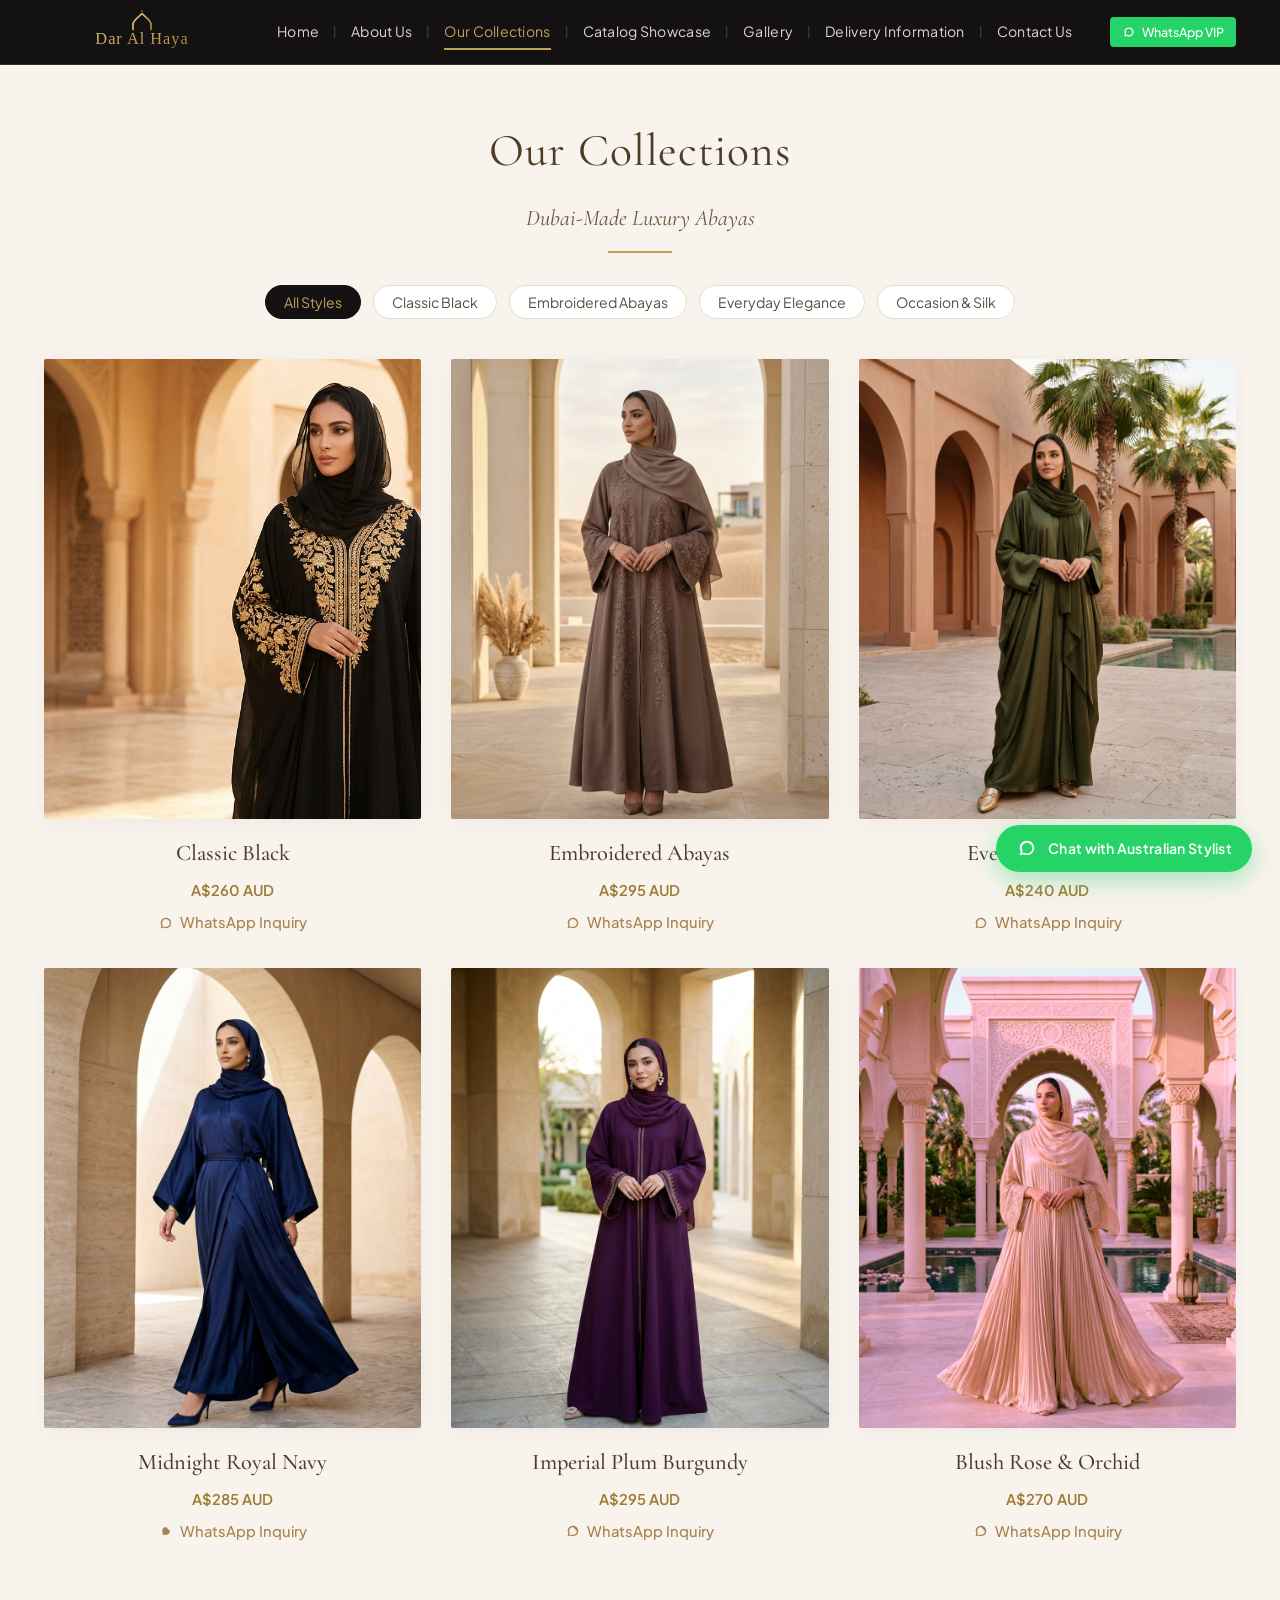
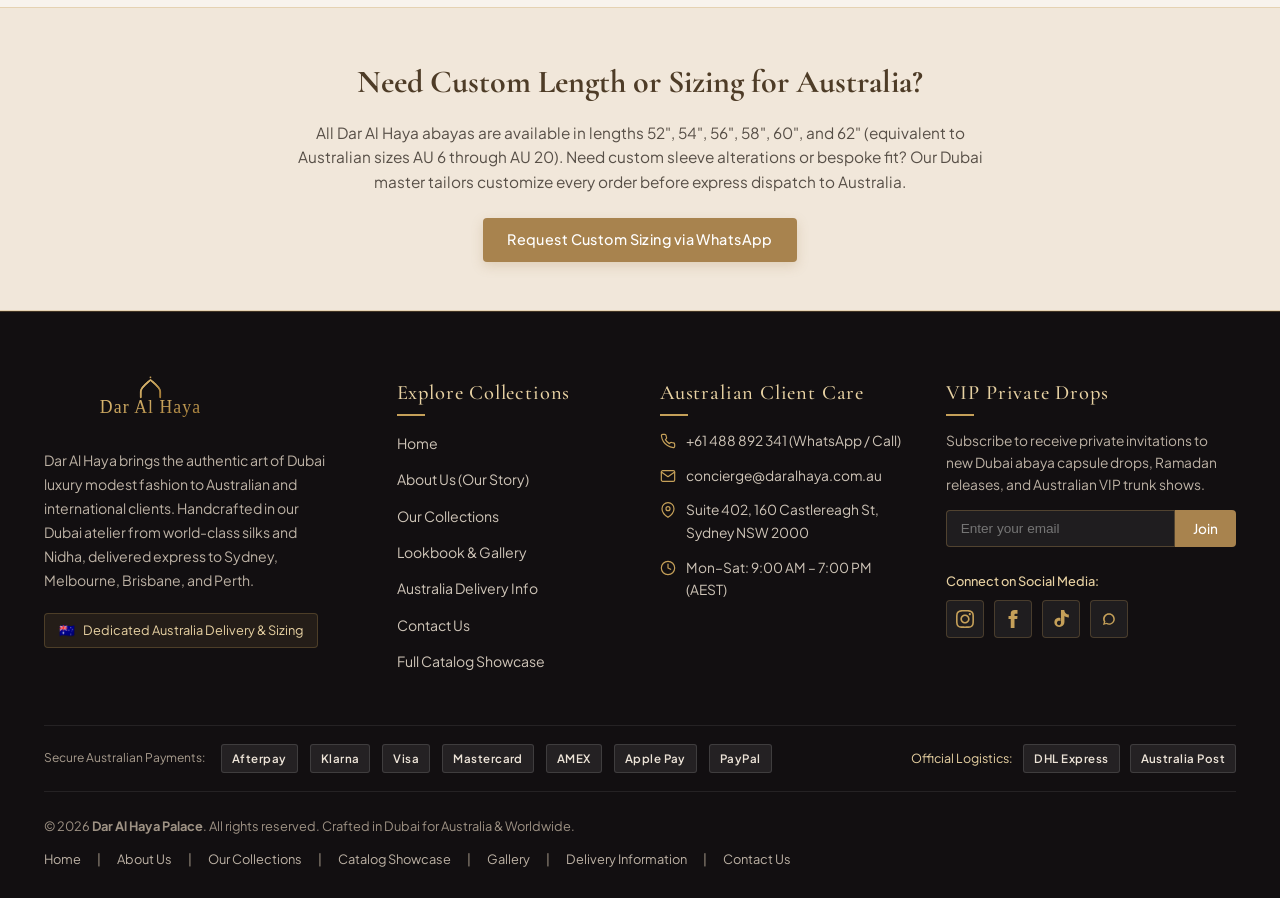
<file: collections.html>
<!DOCTYPE html>
<html lang="en">
<head>
  <meta charset="UTF-8">
  <meta name="viewport" content="width=device-width, initial-scale=1.0">
  <title>Our Collections | Dubai-Made Luxury Abayas | Dar Al Haya</title>
  <meta name="description" content="Explore handcrafted Dubai luxury abayas at Dar Al Haya. Classic Black, Embroidered Abayas, and Everyday Elegance delivered express to Australian clients.">
  <link rel="icon" type="image/svg+xml" href="assets/images/favicon.svg">
  <link rel="stylesheet" href="assets/css/style.css">
</head>
<body>

  <!-- Header -->
  <header class="site-header">
    <div class="container header-inner">
      <a href="index.html" class="brand-logo-wrap" title="Dar Al Haya Dubai">
        <img src="assets/images/logo.svg" alt="Dar Al Haya Palace Logo">
      </a>

      <!-- Desktop Nav matching template -->
      <nav aria-label="Main Navigation">
        <ul class="nav-menu">
          <li class="nav-item"><a href="index.html" class="nav-link">Home</a></li>
          <li class="nav-separator">|</li>
          <li class="nav-item"><a href="about.html" class="nav-link">About Us</a></li>
          <li class="nav-separator">|</li>
          <li class="nav-item"><a href="collections.html" class="nav-link active">Our Collections</a></li>
          <li class="nav-separator">|</li>
          <li class="nav-item"><a href="shop.html" class="nav-link">Catalog Showcase</a></li>
          <li class="nav-separator">|</li>
          <li class="nav-item"><a href="gallery.html" class="nav-link">Gallery</a></li>
          <li class="nav-separator">|</li>
          <li class="nav-item"><a href="delivery.html" class="nav-link">Delivery Information</a></li>
          <li class="nav-separator">|</li>
          <li class="nav-item"><a href="contact.html" class="nav-link">Contact Us</a></li>
        </ul>
      </nav>

      <div class="header-actions">
        <a href="https://wa.me/61488892341?text=Hello%20Dar%20Al%20Haya%20Australia%2C%20I%20would%20like%20to%20inquire%20about%20your%20abaya%20collections." target="_blank" rel="noopener" class="btn-header-wa">
          <svg viewBox="0 0 24 24"><path d="M12.031 6.172c-3.181 0-5.767 2.586-5.768 5.766-.001 1.298.38 2.27 1.019 3.287l-.711 2.598 2.669-.699c.969.54 1.777.818 2.791.819 3.179 0 5.767-2.587 5.768-5.766.001-3.181-2.587-5.768-5.768-5.768zm0-2c4.28 0 7.768 3.488 7.768 7.768 0 4.281-3.488 7.768-7.768 7.768-1.328 0-2.586-.347-3.69-.968l-4.341 1.139 1.161-4.241c-.7-1.164-1.098-2.498-1.098-3.698 0-4.28 3.488-7.768 7.768-7.768z"/></svg>
          <span>WhatsApp VIP</span>
        </a>
        <button class="mobile-nav-toggle" aria-label="Open Mobile Menu">☰</button>
      </div>
    </div>
  </header>

  <!-- Mobile Drawer -->
  <div class="mobile-drawer-overlay"></div>
  <aside class="mobile-menu-drawer">
    <div class="mobile-drawer-header">
      <img src="assets/images/logo.svg" alt="Dar Al Haya" style="height: 38px;">
      <button class="mobile-close-btn" aria-label="Close Menu">✕</button>
    </div>
    <ul class="mobile-nav-list">
      <li><a href="index.html" class="mobile-nav-link">Home</a></li>
      <li><a href="about.html" class="mobile-nav-link">About Us</a></li>
      <li><a href="collections.html" class="mobile-nav-link active">Our Collections</a></li>
      <li><a href="gallery.html" class="mobile-nav-link">Gallery</a></li>
      <li><a href="delivery.html" class="mobile-nav-link">Delivery Information</a></li>
      <li><a href="contact.html" class="mobile-nav-link">Contact Us</a></li>
      <li><a href="shop.html" class="mobile-nav-link" style="color:var(--color-gold);">Extended Catalog</a></li>
    </ul>
  </aside>

  <!-- ========================================================================
       OUR COLLECTIONS PAGE (Matches media_1794719983525_46fda092.jpg)
       ======================================================================== -->
  <main class="page-title-section" style="padding-bottom: 0;">
    <div class="container">
      <h1 class="page-title">Our Collections</h1>
      <p class="page-subtitle">Dubai-Made Luxury Abayas</p>
      <div class="gold-accent-line" style="margin-bottom: 32px;"></div>

      <!-- Filter Tabs -->
      <div class="collections-filter-strip">
        <button class="btn-filter-tab active" data-filter="all">All Styles</button>
        <button class="btn-filter-tab" data-filter="classic">Classic Black</button>
        <button class="btn-filter-tab" data-filter="embroidered">Embroidered Abayas</button>
        <button class="btn-filter-tab" data-filter="elegance">Everyday Elegance</button>
        <button class="btn-filter-tab" data-filter="occasion">Occasion &amp; Silk</button>
      </div>

      <!-- Grid of 6 + 3 items matching template -->
      <div class="catalog-grid-3x2">
        
        <!-- Item 1: Classic Black -->
        <article class="catalog-item-card" data-category="classic black">
          <div class="catalog-item-image-wrap">
            <img src="assets/images/col_black_1.jpg" alt="Classic Black Abaya - Dar Al Haya" loading="lazy">
          </div>
          <h2 class="catalog-item-title">Classic Black</h2>
          <div class="catalog-item-price">A$260 AUD</div>
          <a href="#" class="btn-inquiry-link" data-wa-item="Classic Black Abaya" data-wa-price="260">
            <svg viewBox="0 0 24 24"><path d="M12.031 6.172c-3.181 0-5.767 2.586-5.768 5.766-.001 1.298.38 2.27 1.019 3.287l-.711 2.598 2.669-.699c.969.54 1.777.818 2.791.819 3.179 0 5.767-2.587 5.768-5.766.001-3.181-2.587-5.768-5.768-5.768zm0-2c4.28 0 7.768 3.488 7.768 7.768 0 4.281-3.488 7.768-7.768 7.768-1.328 0-2.586-.347-3.69-.968l-4.341 1.139 1.161-4.241c-.7-1.164-1.098-2.498-1.098-3.698 0-4.28 3.488-7.768 7.768-7.768z"/></svg>
            <span>WhatsApp Inquiry</span>
          </a>
        </article>

        <!-- Item 2: Embroidered Abayas (Taupe) -->
        <article class="catalog-item-card" data-category="embroidered occasion">
          <div class="catalog-item-image-wrap">
            <img src="assets/images/col_taupe_1.jpg" alt="Embroidered Abayas Taupe - Dar Al Haya" loading="lazy">
          </div>
          <h2 class="catalog-item-title">Embroidered Abayas</h2>
          <div class="catalog-item-price">A$295 AUD</div>
          <a href="#" class="btn-inquiry-link" data-wa-item="Embroidered Abayas Taupe" data-wa-price="295">
            <svg viewBox="0 0 24 24"><path d="M12.031 6.172c-3.181 0-5.767 2.586-5.768 5.766-.001 1.298.38 2.27 1.019 3.287l-.711 2.598 2.669-.699c.969.54 1.777.818 2.791.819 3.179 0 5.767-2.587 5.768-5.766.001-3.181-2.587-5.768-5.768-5.768zm0-2c4.28 0 7.768 3.488 7.768 7.768 0 4.281-3.488 7.768-7.768 7.768-1.328 0-2.586-.347-3.69-.968l-4.341 1.139 1.161-4.241c-.7-1.164-1.098-2.498-1.098-3.698 0-4.28 3.488-7.768 7.768-7.768z"/></svg>
            <span>WhatsApp Inquiry</span>
          </a>
        </article>

        <!-- Item 3: Everyday Elegance (Olive Green) -->
        <article class="catalog-item-card" data-category="elegance occasion">
          <div class="catalog-item-image-wrap">
            <img src="assets/images/col_olive_1.jpg" alt="Everyday Elegance Olive - Dar Al Haya" loading="lazy">
          </div>
          <h2 class="catalog-item-title">Everyday Elegance</h2>
          <div class="catalog-item-price">A$240 AUD</div>
          <a href="#" class="btn-inquiry-link" data-wa-item="Everyday Elegance Olive" data-wa-price="240">
            <svg viewBox="0 0 24 24"><path d="M12.031 6.172c-3.181 0-5.767 2.586-5.768 5.766-.001 1.298.38 2.27 1.019 3.287l-.711 2.598 2.669-.699c.969.54 1.777.818 2.791.819 3.179 0 5.767-2.587 5.768-5.766.001-3.181-2.587-5.768-5.768-5.768zm0-2c4.28 0 7.768 3.488 7.768 7.768 0 4.281-3.488 7.768-7.768 7.768-1.328 0-2.586-.347-3.69-.968l-4.341 1.139 1.161-4.241c-.7-1.164-1.098-2.498-1.098-3.698 0-4.28 3.488-7.768 7.768-7.768z"/></svg>
            <span>WhatsApp Inquiry</span>
          </a>
        </article>

        <!-- Item 4: Midnight Royal Navy Silk -->
        <article class="catalog-item-card" data-category="elegance occasion">
          <div class="catalog-item-image-wrap">
            <img src="assets/images/model_navy_blue.jpg" alt="Midnight Royal Navy Silk Abaya - Dar Al Haya" loading="lazy">
          </div>
          <h2 class="catalog-item-title">Midnight Royal Navy</h2>
          <div class="catalog-item-price">A$285 AUD</div>
          <a href="#" class="btn-inquiry-link" data-wa-item="Midnight Royal Navy Abaya" data-wa-price="285">
            <svg viewBox="0 0 24 24"><path d="M12.031 6.172c-3.181 0-5.767 2.586-5.768 5.766-.001 1.298.38 2.27 1.019 3.287l-.711 2.598 2.669-.699c.969.54 1.777.818 2.791.819 3.179 0 5.767-2.587 5.768-5.766.001-3.181-2.587-5.768-5.768zm0-2c4.28 0 7.768 3.488 7.768 7.768 0 4.281-3.488 7.768-7.768 7.768-1.328 0-2.586-.347-3.69-.968l-4.341 1.139 1.161-4.241c-.7-1.164-1.098-2.498-1.098-3.698 0-4.28 3.488-7.768 7.768-7.768z"/></svg>
            <span>WhatsApp Inquiry</span>
          </a>
        </article>

        <!-- Item 5: Imperial Plum Burgundy Silk -->
        <article class="catalog-item-card" data-category="embroidered occasion">
          <div class="catalog-item-image-wrap">
            <img src="assets/images/gallery_plum.jpg" alt="Imperial Plum Burgundy Silk Abaya - Dar Al Haya" loading="lazy">
          </div>
          <h2 class="catalog-item-title">Imperial Plum Burgundy</h2>
          <div class="catalog-item-price">A$295 AUD</div>
          <a href="#" class="btn-inquiry-link" data-wa-item="Imperial Plum Burgundy Abaya" data-wa-price="295">
            <svg viewBox="0 0 24 24"><path d="M12.031 6.172c-3.181 0-5.767 2.586-5.768 5.766-.001 1.298.38 2.27 1.019 3.287l-.711 2.598 2.669-.699c.969.54 1.777.818 2.791.819 3.179 0 5.767-2.587 5.768-5.768zm0-2c4.28 0 7.768 3.488 7.768 7.768 0 4.281-3.488 7.768-7.768 7.768-1.328 0-2.586-.347-3.69-.968l-4.341 1.139 1.161-4.241c-.7-1.164-1.098-2.498-1.098-3.698 0-4.28 3.488-7.768 7.768-7.768z"/></svg>
            <span>WhatsApp Inquiry</span>
          </a>
        </article>

        <!-- Item 6: Blush Rose & Orchid Drape -->
        <article class="catalog-item-card" data-category="elegance occasion">
          <div class="catalog-item-image-wrap">
            <img src="assets/images/model_dusty_rose.jpg" alt="Blush Rose and Orchid Drape Abaya - Dar Al Haya" loading="lazy">
          </div>
          <h2 class="catalog-item-title">Blush Rose &amp; Orchid</h2>
          <div class="catalog-item-price">A$270 AUD</div>
          <a href="#" class="btn-inquiry-link" data-wa-item="Blush Rose and Orchid Abaya" data-wa-price="270">
            <svg viewBox="0 0 24 24"><path d="M12.031 6.172c-3.181 0-5.767 2.586-5.768 5.766-.001 1.298.38 2.27 1.019 3.287l-.711 2.598 2.669-.699c.969.54 1.777.818 2.791.819 3.179 0 5.767-2.587 5.768-5.768zm0-2c4.28 0 7.768 3.488 7.768 7.768 0 4.281-3.488 7.768-7.768 7.768-1.328 0-2.586-.347-3.69-.968l-4.341 1.139 1.161-4.241c-.7-1.164-1.098-2.498-1.098-3.698 0-4.28 3.488-7.768 7.768-7.768z"/></svg>
            <span>WhatsApp Inquiry</span>
          </a>
        </article>

      </div>
    </div>
  </main>

  <!-- Australian Sizing & Bespoke Tailoring Banner -->
  <section style="background-color: #F1E7DA; border-top: 1px solid rgba(197,160,89,0.3); border-bottom: 1px solid rgba(197,160,89,0.3); padding: 48px 0; margin-bottom: 0;">
    <div class="container" style="text-align: center; max-width: 760px;">
      <h3 style="font-family: var(--font-serif-title); font-size: 2rem; color: var(--color-text-title); margin-bottom: 12px;">Need Custom Length or Sizing for Australia?</h3>
      <p style="font-size: 0.96rem; color: var(--color-text-body); line-height: 1.6; margin-bottom: 24px;">
        All Dar Al Haya abayas are available in lengths 52", 54", 56", 58", 60", and 62" (equivalent to Australian sizes AU 6 through AU 20). Need custom sleeve alterations or bespoke fit? Our Dubai master tailors customize every order before express dispatch to Australia.
      </p>
      <a href="https://wa.me/61488892341?text=Hello%20Dar%20Al%20Haya%2C%20I%20would%20like%20to%20request%20a%20custom%20size%20consultation%20for%20an%20Australian%20order." target="_blank" rel="noopener" class="btn-gold-solid">
        Request Custom Sizing via WhatsApp
      </a>
    </div>
  </section>

  <!-- Extended Luxury Footer -->
  <footer class="site-footer">
    <div class="container">
      <div class="footer-top-grid">
        <div class="footer-brand-col">
          <a href="index.html" class="footer-brand-logo">
            <img src="assets/images/logo.svg" alt="Dar Al Haya Dubai">
          </a>
          <p class="footer-bio-text">
            Dar Al Haya brings the authentic art of Dubai luxury modest fashion to Australian and international clients. Handcrafted in our Dubai atelier from world-class silks and Nidha, delivered express to Sydney, Melbourne, Brisbane, and Perth.
          </p>
          <div class="footer-australia-badge">
            <span>🇦🇺</span> Dedicated Australia Delivery &amp; Sizing
          </div>
        </div>

        <div>
          <h4 class="footer-col-title">Explore Collections</h4>
          <ul class="footer-links-list">
            <li class="footer-link-item"><a href="index.html">Home</a></li>
            <li class="footer-link-item"><a href="about.html">About Us (Our Story)</a></li>
            <li class="footer-link-item"><a href="collections.html">Our Collections</a></li>
            <li class="footer-link-item"><a href="gallery.html">Lookbook &amp; Gallery</a></li>
            <li class="footer-link-item"><a href="delivery.html">Australia Delivery Info</a></li>
            <li class="footer-link-item"><a href="contact.html">Contact Us</a></li>
            <li class="footer-link-item"><a href="shop.html">Full Catalog Showcase</a></li>
          </ul>
        </div>

        <div>
          <h4 class="footer-col-title">Australian Client Care</h4>
          <ul class="footer-contact-list">
            <li class="footer-contact-row">
              <svg viewBox="0 0 24 24" fill="none"><path d="M22 16.92v3a2 2 0 0 1-2.18 2 19.79 19.79 0 0 1-8.63-3.07 19.5 19.5 0 0 1-6-6 19.79 19.79 0 0 1-3.07-8.67A2 2 0 0 1 4.11 2h3a2 2 0 0 1 2 1.72 12.84 12.84 0 0 0 .7 2.81 2 2 0 0 1-.45 2.11L8.09 9.91a16 16 0 0 0 6 6l1.27-1.27a2 2 0 0 1 2.11-.45 12.84 12.84 0 0 0 2.81.7A2 2 0 0 1 22 16.92z" stroke-width="1.8" stroke-linecap="round" stroke-linejoin="round"/></svg>
              <span>+61 488 892 341 (WhatsApp / Call)</span>
            </li>
            <li class="footer-contact-row">
              <svg viewBox="0 0 24 24" fill="none"><path d="M4 4h16c1.1 0 2 .9 2 2v12c0 1.1-.9 2-2 2H4c-1.1 0-2-.9-2-2V6c0-1.1.9-2 2-2z" stroke-width="1.8" stroke-linecap="round" stroke-linejoin="round"/><polyline points="22,6 12,13 2,6" stroke-width="1.8" stroke-linecap="round" stroke-linejoin="round"/></svg>
              <span>concierge@daralhaya.com.au</span>
            </li>
            <li class="footer-contact-row">
              <svg viewBox="0 0 24 24" fill="none"><path d="M21 10c0 7-9 13-9 13s-9-6-9-13a9 9 0 0 1 18 0z" stroke-width="1.8" stroke-linecap="round" stroke-linejoin="round"/><circle cx="12" cy="10" r="3" stroke-width="1.8"/></svg>
              <span>Suite 402, 160 Castlereagh St, Sydney NSW 2000</span>
            </li>
            <li class="footer-contact-row">
              <svg viewBox="0 0 24 24" fill="none"><circle cx="12" cy="12" r="10" stroke-width="1.8"/><polyline points="12 6 12 12 16 14" stroke-width="1.8" stroke-linecap="round" stroke-linejoin="round"/></svg>
              <span>Mon–Sat: 9:00 AM – 7:00 PM (AEST)</span>
            </li>
          </ul>
        </div>

        <div>
          <h4 class="footer-col-title">VIP Private Drops</h4>
          <p style="font-size:0.86rem; color:#BDB2A5; line-height:1.6;">
            Subscribe to receive private invitations to new Dubai abaya capsule drops, Ramadan releases, and Australian VIP trunk shows.
          </p>
          <form class="footer-newsletter-form" onsubmit="event.preventDefault(); alert('Thank you for subscribing to Dar Al Haya VIP.');">
            <input type="email" placeholder="Enter your email" class="newsletter-input" required>
            <button type="submit" class="btn-newsletter-submit">Join</button>
          </form>

          <div class="footer-social-wrap">
            <div style="font-size:0.8rem; color:var(--color-gold-light); margin-bottom:8px; font-weight:500;">Connect on Social Media:</div>
            <div class="social-icons-row">
              <a href="https://instagram.com/daralhaya.au" target="_blank" rel="noopener" class="btn-social-icon" title="Instagram"><svg viewBox="0 0 24 24"><path d="M12 2.163c3.204 0 3.584.012 4.85.07 3.252.148 4.771 1.691 4.919 4.919.058 1.265.069 1.645.069 4.849 0 3.205-.012 3.584-.069 4.849-.149 3.225-1.664 4.771-4.919 4.919-1.266.058-1.644.07-4.85.07-3.204 0-3.584-.012-4.849-.07-3.26-.149-4.771-1.699-4.919-4.92-.058-1.265-.07-1.644-.07-4.849 0-3.204.013-3.583.07-4.849.149-3.227 1.664-4.771 4.919-4.919 1.266-.057 1.645-.069 4.849-.069zm0-2.163c-3.259 0-3.667.014-4.947.072-4.358.2-6.78 2.618-6.98 6.98-.059 1.281-.073 1.689-.073 4.948 0 3.259.014 3.668.072 4.948.2 4.358 2.618 6.78 6.98 6.98 1.281.058 1.689.072 4.948.072 3.259 0 3.668-.014 4.948-.072 4.354-.2 6.782-2.618 6.979-6.98.059-1.28.073-1.689.073-4.948 0-3.259-.014-3.667-.072-4.947-.196-4.354-2.617-6.78-6.979-6.98-1.281-.059-1.69-.073-4.949-.073zm0 5.838c-3.403 0-6.162 2.759-6.162 6.162s2.759 6.163 6.162 6.163 6.162-2.759 6.162-6.163c0-3.403-2.759-6.162-6.162-6.162zm0 10.162c-2.209 0-4-1.79-4-4 0-2.209 1.791-4 4-4s4 1.791 4 4c0 2.21-1.791 4-4 4zm6.406-11.845c-.796 0-1.441.645-1.441 1.44s.645 1.44 1.441 1.44c.795 0 1.439-.645 1.439-1.44s-.644-1.44-1.439-1.44z"/></svg></a>
              <a href="https://facebook.com/daralhaya.couture" target="_blank" rel="noopener" class="btn-social-icon" title="Facebook"><svg viewBox="0 0 24 24"><path d="M9 8H6v4h3v12h5V12h3.642L18 8h-4V6.333C14 5.374 14.5 5 15.5 5H18V0h-3.808C10.592 0 9 1.583 9 4.615V8z"/></svg></a>
              <a href="https://tiktok.com/@daralhaya_official" target="_blank" rel="noopener" class="btn-social-icon" title="TikTok"><svg viewBox="0 0 24 24"><path d="M12.525.02c1.31-.02 2.61-.01 3.91-.02.08 1.53.63 3.09 1.75 4.17 1.12 1.11 2.7 1.62 4.24 1.79v4.03c-1.44-.05-2.89-.35-4.2-.97-.57-.26-1.1-.59-1.62-.97v7.54c.03 2.5-1.28 4.96-3.46 6.17-2.18 1.21-4.99 1.13-7.1-.21-2.11-1.34-3.23-3.82-2.79-6.28.44-2.46 2.4-4.42 4.86-4.87 1.05-.19 2.13-.07 3.12.33v4.18c-.53-.29-1.14-.44-1.75-.43-1.07.01-2.09.61-2.61 1.55-.52.94-.46 2.12.15 3.01.61.89 1.72 1.34 2.78 1.14 1.06-.2 1.89-1.06 2.07-2.12.06-.39.06-.79.06-1.19V.02z"/></svg></a>
              <a href="https://wa.me/61488892341" target="_blank" rel="noopener" class="btn-social-icon" title="WhatsApp"><svg viewBox="0 0 24 24"><path d="M12.031 6.172c-3.181 0-5.767 2.586-5.768 5.766-.001 1.298.38 2.27 1.019 3.287l-.711 2.598 2.669-.699c.969.54 1.777.818 2.791.819 3.179 0 5.767-2.587 5.768-5.766.001-3.181-2.587-5.768-5.768-5.768zm0-2c4.28 0 7.768 3.488 7.768 7.768 0 4.281-3.488 7.768-7.768 7.768-1.328 0-2.586-.347-3.69-.968l-4.341 1.139 1.161-4.241c-.7-1.164-1.098-2.498-1.098-3.698 0-4.28 3.488-7.768 7.768-7.768z"/></svg></a>
            </div>
          </div>
        </div>
      </div>

      <div class="footer-badges-bar">
        <div class="payment-icons-strip">
          <span style="font-size:0.75rem; color:#A89C8E; margin-right:4px;">Secure Australian Payments:</span>
          <span class="payment-badge">Afterpay</span>
          <span class="payment-badge">Klarna</span>
          <span class="payment-badge">Visa</span>
          <span class="payment-badge">Mastercard</span>
          <span class="payment-badge">AMEX</span>
          <span class="payment-badge">Apple Pay</span>
          <span class="payment-badge">PayPal</span>
        </div>
        <div class="delivery-partners-strip">
          <span>Official Logistics:</span>
          <span class="payment-badge">DHL Express</span>
          <span class="payment-badge">Australia Post</span>
        </div>
      </div>

      <div class="footer-bottom-bar">
        <div>&copy; 2026 <strong>Dar Al Haya Palace</strong>. All rights reserved. Crafted in Dubai for Australia &amp; Worldwide.</div>
        <ul class="footer-nav-links-row">
          <li><a href="index.html">Home</a></li>
          <li>|</li>
          <li><a href="about.html">About Us</a></li>
          <li>|</li>
          <li><a href="collections.html">Our Collections</a></li>
          <li>|</li>
          <li><a href="shop.html">Catalog Showcase</a></li>
          <li>|</li>
          <li><a href="gallery.html">Gallery</a></li>
          <li>|</li>
          <li><a href="delivery.html">Delivery Information</a></li>
          <li>|</li>
          <li><a href="contact.html">Contact Us</a></li>
        </ul>
      </div>
    </div>
  </footer>

  <a href="https://wa.me/61488892341?text=Hello%20Dar%20Al%20Haya%20Australia%2C%20I%20have%20an%20inquiry%20regarding%20your%20luxury%20abayas." target="_blank" rel="noopener" class="floating-whatsapp-btn" aria-label="Chat with our Australian Stylist on WhatsApp">
    <svg viewBox="0 0 24 24"><path d="M12.031 6.172c-3.181 0-5.767 2.586-5.768 5.766-.001 1.298.38 2.27 1.019 3.287l-.711 2.598 2.669-.699c.969.54 1.777.818 2.791.819 3.179 0 5.767-2.587 5.768-5.766.001-3.181-2.587-5.768-5.768-5.768zm0-2c4.28 0 7.768 3.488 7.768 7.768 0 4.281-3.488 7.768-7.768 7.768-1.328 0-2.586-.347-3.69-.968l-4.341 1.139 1.161-4.241c-.7-1.164-1.098-2.498-1.098-3.698 0-4.28 3.488-7.768 7.768-7.768z"/></svg>
    <span>Chat with Australian Stylist</span>
  </a>

  <script src="assets/js/main.js"></script>
</body>
</html>
</file>
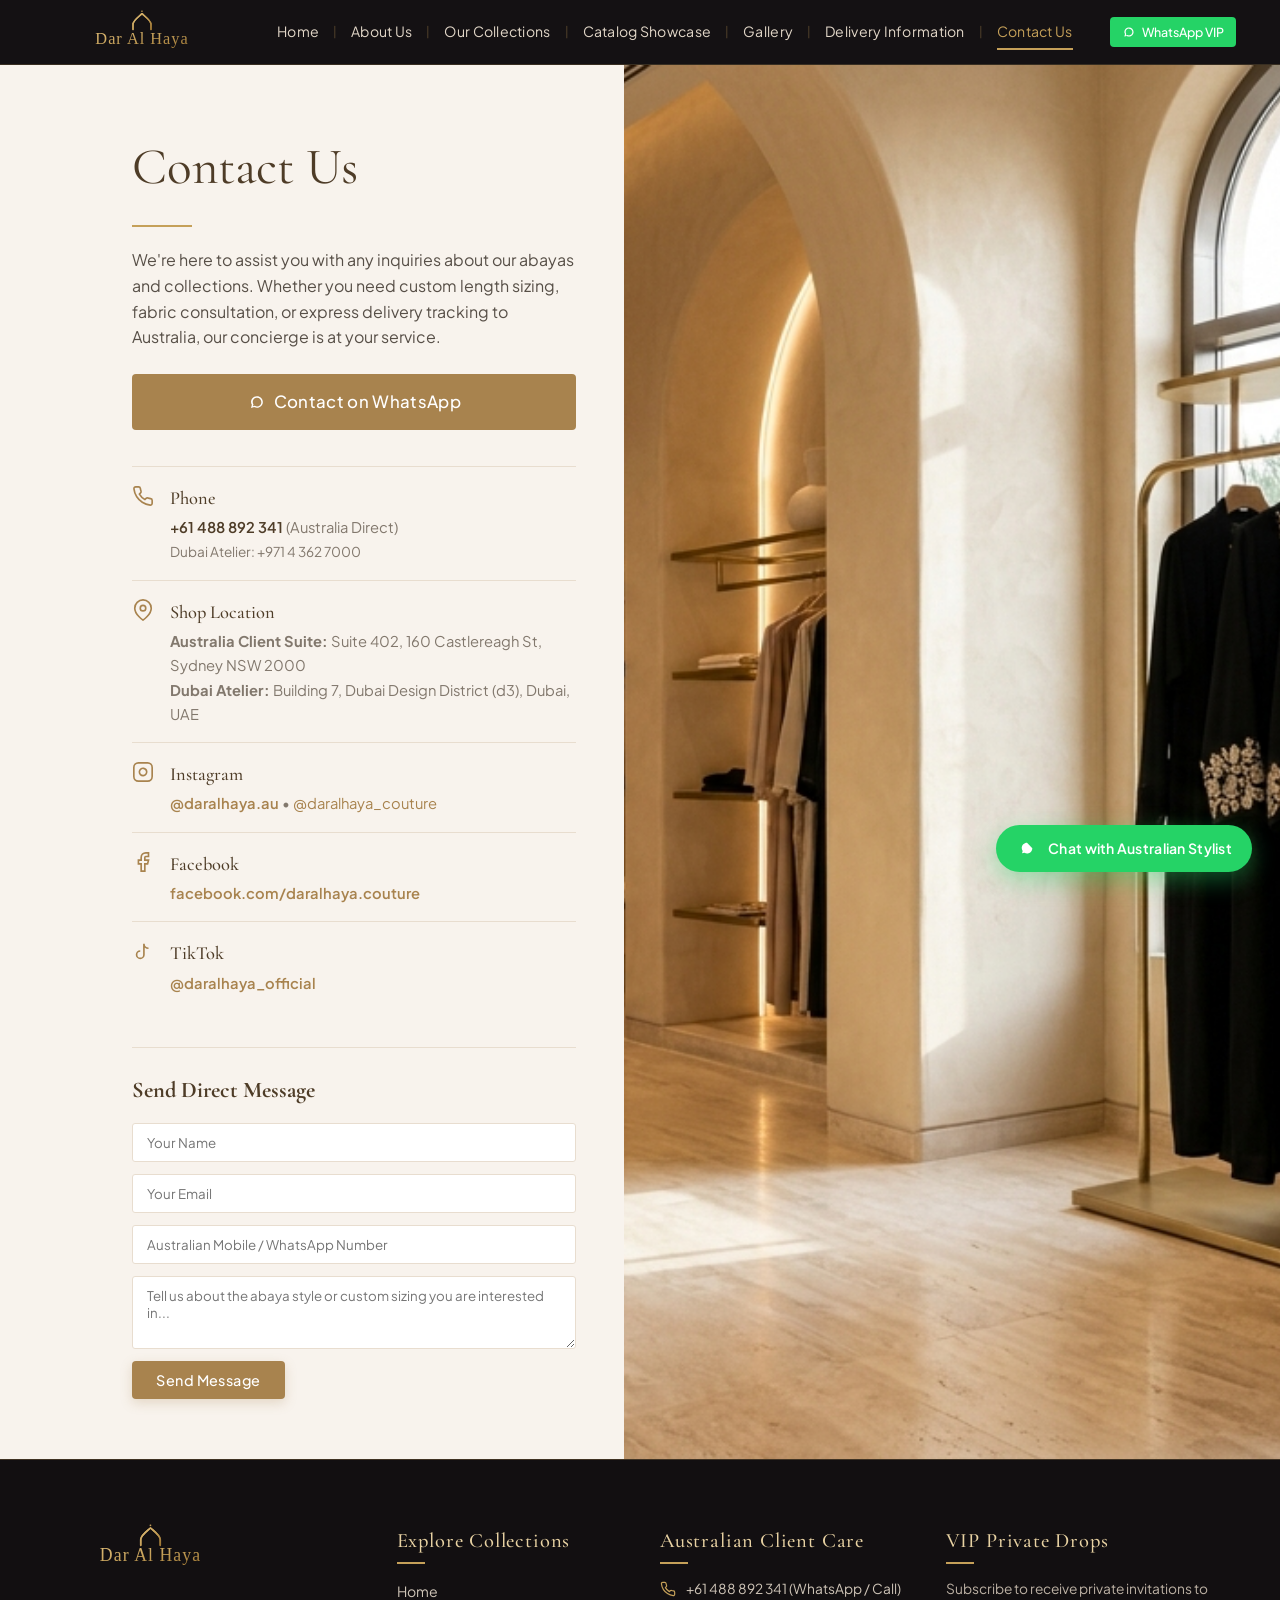
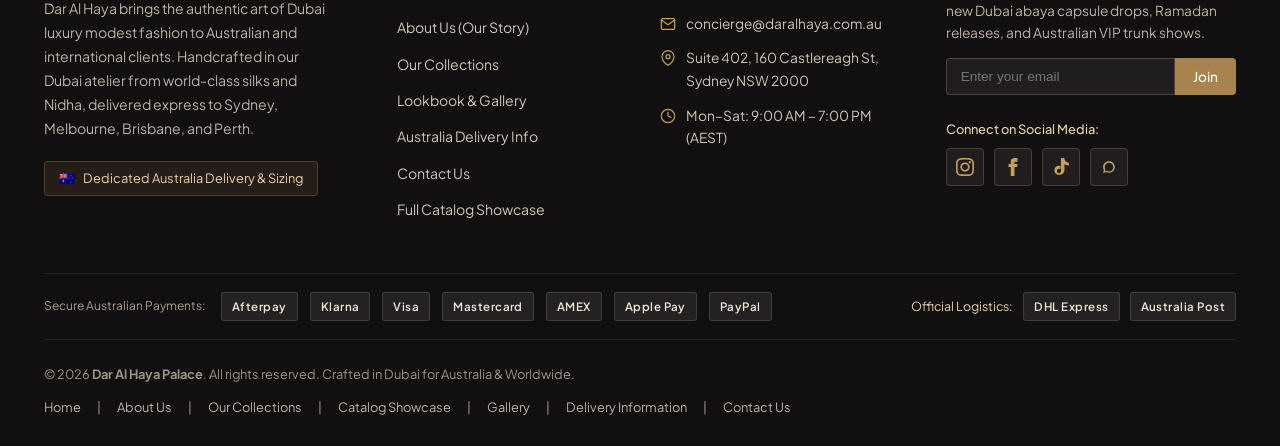
<file: contact.html>
<!DOCTYPE html>
<html lang="en">
<head>
  <meta charset="UTF-8">
  <meta name="viewport" content="width=device-width, initial-scale=1.0">
  <title>Contact Us | Australian Concierge &amp; Dubai Atelier | Dar Al Haya</title>
  <meta name="description" content="Contact Dar Al Haya. Inquire about bespoke Dubai abayas, sizing consultations, and Australia express delivery to Sydney, Melbourne, Brisbane and Perth.">
  <link rel="icon" type="image/svg+xml" href="assets/images/favicon.svg">
  <link rel="stylesheet" href="assets/css/style.css">
</head>
<body>

  <!-- Header -->
  <header class="site-header">
    <div class="container header-inner">
      <a href="index.html" class="brand-logo-wrap" title="Dar Al Haya Dubai">
        <img src="assets/images/logo.svg" alt="Dar Al Haya Palace Logo">
      </a>

      <!-- Desktop Nav matching template -->
      <nav aria-label="Main Navigation">
        <ul class="nav-menu">
          <li class="nav-item"><a href="index.html" class="nav-link">Home</a></li>
          <li class="nav-separator">|</li>
          <li class="nav-item"><a href="about.html" class="nav-link">About Us</a></li>
          <li class="nav-separator">|</li>
          <li class="nav-item"><a href="collections.html" class="nav-link">Our Collections</a></li>
          <li class="nav-separator">|</li>
          <li class="nav-item"><a href="shop.html" class="nav-link">Catalog Showcase</a></li>
          <li class="nav-separator">|</li>
          <li class="nav-item"><a href="gallery.html" class="nav-link">Gallery</a></li>
          <li class="nav-separator">|</li>
          <li class="nav-item"><a href="delivery.html" class="nav-link">Delivery Information</a></li>
          <li class="nav-separator">|</li>
          <li class="nav-item"><a href="contact.html" class="nav-link active">Contact Us</a></li>
        </ul>
      </nav>

      <div class="header-actions">
        <a href="https://wa.me/61488892341?text=Hello%20Dar%20Al%20Haya%20Australia%2C%20I%20would%20like%20to%20connect%20with%20your%20concierge." target="_blank" rel="noopener" class="btn-header-wa">
          <svg viewBox="0 0 24 24"><path d="M12.031 6.172c-3.181 0-5.767 2.586-5.768 5.766-.001 1.298.38 2.27 1.019 3.287l-.711 2.598 2.669-.699c.969.54 1.777.818 2.791.819 3.179 0 5.767-2.587 5.768-5.766.001-3.181-2.587-5.768-5.768-5.768zm0-2c4.28 0 7.768 3.488 7.768 7.768 0 4.281-3.488 7.768-7.768 7.768-1.328 0-2.586-.347-3.69-.968l-4.341 1.139 1.161-4.241c-.7-1.164-1.098-2.498-1.098-3.698 0-4.28 3.488-7.768 7.768-7.768z"/></svg>
          <span>WhatsApp VIP</span>
        </a>
        <button class="mobile-nav-toggle" aria-label="Open Mobile Menu">☰</button>
      </div>
    </div>
  </header>

  <!-- Mobile Drawer -->
  <div class="mobile-drawer-overlay"></div>
  <aside class="mobile-menu-drawer">
    <div class="mobile-drawer-header">
      <img src="assets/images/logo.svg" alt="Dar Al Haya" style="height: 38px;">
      <button class="mobile-close-btn" aria-label="Close Menu">✕</button>
    </div>
    <ul class="mobile-nav-list">
      <li><a href="index.html" class="mobile-nav-link">Home</a></li>
      <li><a href="about.html" class="mobile-nav-link">About Us</a></li>
      <li><a href="collections.html" class="mobile-nav-link">Our Collections</a></li>
      <li><a href="gallery.html" class="mobile-nav-link">Gallery</a></li>
      <li><a href="delivery.html" class="mobile-nav-link">Delivery Information</a></li>
      <li><a href="contact.html" class="mobile-nav-link active">Contact Us</a></li>
      <li><a href="shop.html" class="mobile-nav-link" style="color:var(--color-gold);">Extended Catalog</a></li>
    </ul>
  </aside>

  <!-- ========================================================================
       CONTACT US SPLIT LAYOUT (Matches media_1794719983526_6fda3b25.jpg)
       ======================================================================== -->
  <main class="contact-split-layout">
    
    <!-- Left Column: Details & Social Media Links -->
    <section class="contact-left-panel">
      <h1 class="contact-title">Contact Us</h1>
      <div class="gold-accent-line-left"></div>
      
      <p class="contact-lead-text">
        We're here to assist you with any inquiries about our abayas and collections. Whether you need custom length sizing, fabric consultation, or express delivery tracking to Australia, our concierge is at your service.
      </p>

      <div class="contact-wa-btn-wrap">
        <a href="https://wa.me/61488892341?text=Hello%20Dar%20Al%20Haya%2C%20I%20would%20like%20to%20inquire%20about%20your%20luxury%20abayas." target="_blank" rel="noopener" class="btn-whatsapp-card" style="font-size: 1.05rem; padding: 14px 24px;">
          <svg viewBox="0 0 24 24"><path d="M12.031 6.172c-3.181 0-5.767 2.586-5.768 5.766-.001 1.298.38 2.27 1.019 3.287l-.711 2.598 2.669-.699c.969.54 1.777.818 2.791.819 3.179 0 5.767-2.587 5.768-5.766.001-3.181-2.587-5.768-5.768-5.768zm0-2c4.28 0 7.768 3.488 7.768 7.768 0 4.281-3.488 7.768-7.768 7.768-1.328 0-2.586-.347-3.69-.968l-4.341 1.139 1.161-4.241c-.7-1.164-1.098-2.498-1.098-3.698 0-4.28 3.488-7.768 7.768-7.768z"/></svg>
          <span>Contact on WhatsApp</span>
        </a>
      </div>

      <!-- Contact Items matching template list -->
      <div class="contact-channels-list">
        
        <!-- Phone -->
        <div class="contact-channel-item">
          <div class="channel-icon">
            <svg viewBox="0 0 24 24" stroke-width="1.8"><path d="M22 16.92v3a2 2 0 0 1-2.18 2 19.79 19.79 0 0 1-8.63-3.07 19.5 19.5 0 0 1-6-6 19.79 19.79 0 0 1-3.07-8.67A2 2 0 0 1 4.11 2h3a2 2 0 0 1 2 1.72 12.84 12.84 0 0 0 .7 2.81 2 2 0 0 1-.45 2.11L8.09 9.91a16 16 0 0 0 6 6l1.27-1.27a2 2 0 0 1 2.11-.45 12.84 12.84 0 0 0 2.81.7A2 2 0 0 1 22 16.92z"/></svg>
          </div>
          <div class="channel-content-box">
            <h3 class="channel-label">Phone</h3>
            <div class="channel-detail-text">
              <a href="tel:+61488892341" style="color:var(--color-text-title); font-weight:600;">+61 488 892 341</a> (Australia Direct)<br>
              <span style="font-size:0.85rem; color:var(--color-text-muted);">Dubai Atelier: +971 4 362 7000</span>
            </div>
          </div>
        </div>

        <!-- Shop Location -->
        <div class="contact-channel-item">
          <div class="channel-icon">
            <svg viewBox="0 0 24 24" stroke-width="1.8"><path d="M21 10c0 7-9 13-9 13s-9-6-9-13a9 9 0 0 1 18 0z"/><circle cx="12" cy="10" r="3"/></svg>
          </div>
          <div class="channel-content-box">
            <h3 class="channel-label">Shop Location</h3>
            <div class="channel-detail-text">
              <strong>Australia Client Suite:</strong> Suite 402, 160 Castlereagh St, Sydney NSW 2000<br>
              <strong>Dubai Atelier:</strong> Building 7, Dubai Design District (d3), Dubai, UAE
            </div>
          </div>
        </div>

        <!-- Instagram -->
        <div class="contact-channel-item">
          <div class="channel-icon">
            <svg viewBox="0 0 24 24" stroke-width="1.8"><rect x="2" y="2" width="20" height="20" rx="5" ry="5"/><path d="M16 11.37A4 4 0 1 1 12.63 8 4 4 0 0 1 16 11.37z"/><line x1="17.5" y1="6.5" x2="17.51" y2="6.5"/></svg>
          </div>
          <div class="channel-content-box">
            <h3 class="channel-label">Instagram</h3>
            <div class="channel-detail-text">
              <a href="https://instagram.com/daralhaya.au" target="_blank" rel="noopener" style="color:var(--color-gold-btn); font-weight:600;">@daralhaya.au</a> &bull; <a href="https://instagram.com/daralhaya_couture" target="_blank" rel="noopener" style="color:var(--color-gold-btn);">@daralhaya_couture</a>
            </div>
          </div>
        </div>

        <!-- Facebook -->
        <div class="contact-channel-item">
          <div class="channel-icon">
            <svg viewBox="0 0 24 24" stroke-width="1.8"><path d="M18 2h-3a5 5 0 0 0-5 5v3H7v4h3v8h4v-8h3l1-4h-4V7a1 1 0 0 1 1-1h3z"/></svg>
          </div>
          <div class="channel-content-box">
            <h3 class="channel-label">Facebook</h3>
            <div class="channel-detail-text">
              <a href="https://facebook.com/daralhaya.couture" target="_blank" rel="noopener" style="color:var(--color-gold-btn); font-weight:600;">facebook.com/daralhaya.couture</a>
            </div>
          </div>
        </div>

        <!-- TikTok -->
        <div class="contact-channel-item">
          <div class="channel-icon">
            <svg viewBox="0 0 24 24" stroke-width="1.8" fill="none"><path d="M9 12a4 4 0 1 0 4 4V4a5 5 0 0 0 5 5"/></svg>
          </div>
          <div class="channel-content-box">
            <h3 class="channel-label">TikTok</h3>
            <div class="channel-detail-text">
              <a href="https://tiktok.com/@daralhaya_official" target="_blank" rel="noopener" style="color:var(--color-gold-btn); font-weight:600;">@daralhaya_official</a>
            </div>
          </div>
        </div>

      </div>

      <!-- Quick Message Form -->
      <div style="margin-top: 36px; padding-top: 24px; border-top: 1px solid var(--color-card-border);">
        <h3 style="font-family: var(--font-serif-title); font-size: 1.4rem; color: var(--color-text-title); margin-bottom: 14px;">Send Direct Message</h3>
        <form onsubmit="event.preventDefault(); alert('Thank you. Our Australian concierge will contact you within 2 hours.'); this.reset();" style="display:flex; flex-direction:column; gap:12px;">
          <input type="text" placeholder="Your Name" required style="padding:10px 14px; border:1px solid var(--color-card-border); background:#FFFFFF; border-radius:3px; font-family:inherit;">
          <input type="email" placeholder="Your Email" required style="padding:10px 14px; border:1px solid var(--color-card-border); background:#FFFFFF; border-radius:3px; font-family:inherit;">
          <input type="tel" placeholder="Australian Mobile / WhatsApp Number" style="padding:10px 14px; border:1px solid var(--color-card-border); background:#FFFFFF; border-radius:3px; font-family:inherit;">
          <textarea rows="3" placeholder="Tell us about the abaya style or custom sizing you are interested in..." required style="padding:10px 14px; border:1px solid var(--color-card-border); background:#FFFFFF; border-radius:3px; font-family:inherit; resize:vertical;"></textarea>
          <button type="submit" class="btn-gold-solid" style="align-self: flex-start;">Send Message</button>
        </form>
      </div>

    </section>

    <!-- Right Column: Boutique Alcove Photo -->
    <div class="contact-right-image-panel">
      <img src="assets/images/contact_rack.jpg" alt="Dar Al Haya Boutique Rack with Embroidered Abayas" loading="eager">
    </div>

  </main>

  <!-- Extended Luxury Footer -->
  <footer class="site-footer">
    <div class="container">
      <div class="footer-top-grid">
        <div class="footer-brand-col">
          <a href="index.html" class="footer-brand-logo">
            <img src="assets/images/logo.svg" alt="Dar Al Haya Dubai">
          </a>
          <p class="footer-bio-text">
            Dar Al Haya brings the authentic art of Dubai luxury modest fashion to Australian and international clients. Handcrafted in our Dubai atelier from world-class silks and Nidha, delivered express to Sydney, Melbourne, Brisbane, and Perth.
          </p>
          <div class="footer-australia-badge">
            <span>🇦🇺</span> Dedicated Australia Delivery &amp; Sizing
          </div>
        </div>

        <div>
          <h4 class="footer-col-title">Explore Collections</h4>
          <ul class="footer-links-list">
            <li class="footer-link-item"><a href="index.html">Home</a></li>
            <li class="footer-link-item"><a href="about.html">About Us (Our Story)</a></li>
            <li class="footer-link-item"><a href="collections.html">Our Collections</a></li>
            <li class="footer-link-item"><a href="gallery.html">Lookbook &amp; Gallery</a></li>
            <li class="footer-link-item"><a href="delivery.html">Australia Delivery Info</a></li>
            <li class="footer-link-item"><a href="contact.html">Contact Us</a></li>
            <li class="footer-link-item"><a href="shop.html">Full Catalog Showcase</a></li>
          </ul>
        </div>

        <div>
          <h4 class="footer-col-title">Australian Client Care</h4>
          <ul class="footer-contact-list">
            <li class="footer-contact-row">
              <svg viewBox="0 0 24 24" fill="none"><path d="M22 16.92v3a2 2 0 0 1-2.18 2 19.79 19.79 0 0 1-8.63-3.07 19.5 19.5 0 0 1-6-6 19.79 19.79 0 0 1-3.07-8.67A2 2 0 0 1 4.11 2h3a2 2 0 0 1 2 1.72 12.84 12.84 0 0 0 .7 2.81 2 2 0 0 1-.45 2.11L8.09 9.91a16 16 0 0 0 6 6l1.27-1.27a2 2 0 0 1 2.11-.45 12.84 12.84 0 0 0 2.81.7A2 2 0 0 1 22 16.92z" stroke-width="1.8" stroke-linecap="round" stroke-linejoin="round"/></svg>
              <span>+61 488 892 341 (WhatsApp / Call)</span>
            </li>
            <li class="footer-contact-row">
              <svg viewBox="0 0 24 24" fill="none"><path d="M4 4h16c1.1 0 2 .9 2 2v12c0 1.1-.9 2-2 2H4c-1.1 0-2-.9-2-2V6c0-1.1.9-2 2-2z" stroke-width="1.8" stroke-linecap="round" stroke-linejoin="round"/><polyline points="22,6 12,13 2,6" stroke-width="1.8" stroke-linecap="round" stroke-linejoin="round"/></svg>
              <span>concierge@daralhaya.com.au</span>
            </li>
            <li class="footer-contact-row">
              <svg viewBox="0 0 24 24" fill="none"><path d="M21 10c0 7-9 13-9 13s-9-6-9-13a9 9 0 0 1 18 0z" stroke-width="1.8" stroke-linecap="round" stroke-linejoin="round"/><circle cx="12" cy="10" r="3" stroke-width="1.8"/></svg>
              <span>Suite 402, 160 Castlereagh St, Sydney NSW 2000</span>
            </li>
            <li class="footer-contact-row">
              <svg viewBox="0 0 24 24" fill="none"><circle cx="12" cy="12" r="10" stroke-width="1.8"/><polyline points="12 6 12 12 16 14" stroke-width="1.8" stroke-linecap="round" stroke-linejoin="round"/></svg>
              <span>Mon–Sat: 9:00 AM – 7:00 PM (AEST)</span>
            </li>
          </ul>
        </div>

        <div>
          <h4 class="footer-col-title">VIP Private Drops</h4>
          <p style="font-size:0.86rem; color:#BDB2A5; line-height:1.6;">
            Subscribe to receive private invitations to new Dubai abaya capsule drops, Ramadan releases, and Australian VIP trunk shows.
          </p>
          <form class="footer-newsletter-form" onsubmit="event.preventDefault(); alert('Thank you for subscribing to Dar Al Haya VIP.');">
            <input type="email" placeholder="Enter your email" class="newsletter-input" required>
            <button type="submit" class="btn-newsletter-submit">Join</button>
          </form>

          <div class="footer-social-wrap">
            <div style="font-size:0.8rem; color:var(--color-gold-light); margin-bottom:8px; font-weight:500;">Connect on Social Media:</div>
            <div class="social-icons-row">
              <a href="https://instagram.com/daralhaya.au" target="_blank" rel="noopener" class="btn-social-icon" title="Instagram"><svg viewBox="0 0 24 24"><path d="M12 2.163c3.204 0 3.584.012 4.85.07 3.252.148 4.771 1.691 4.919 4.919.058 1.265.069 1.645.069 4.849 0 3.205-.012 3.584-.069 4.849-.149 3.225-1.664 4.771-4.919 4.919-1.266.058-1.644.07-4.85.07-3.204 0-3.584-.012-4.849-.07-3.26-.149-4.771-1.699-4.919-4.92-.058-1.265-.07-1.644-.07-4.849 0-3.204.013-3.583.07-4.849.149-3.227 1.664-4.771 4.919-4.919 1.266-.057 1.645-.069 4.849-.069zm0-2.163c-3.259 0-3.667.014-4.947.072-4.358.2-6.78 2.618-6.98 6.98-.059 1.281-.073 1.689-.073 4.948 0 3.259.014 3.668.072 4.948.2 4.358 2.618 6.78 6.98 6.98 1.281.058 1.689.072 4.948.072 3.259 0 3.668-.014 4.948-.072 4.354-.2 6.782-2.618 6.979-6.98.059-1.28.073-1.689.073-4.948 0-3.259-.014-3.667-.072-4.947-.196-4.354-2.617-6.78-6.979-6.98-1.281-.059-1.69-.073-4.949-.073zm0 5.838c-3.403 0-6.162 2.759-6.162 6.162s2.759 6.163 6.162 6.163 6.162-2.759 6.162-6.163c0-3.403-2.759-6.162-6.162-6.162zm0 10.162c-2.209 0-4-1.79-4-4 0-2.209 1.791-4 4-4s4 1.791 4 4c0 2.21-1.791 4-4 4zm6.406-11.845c-.796 0-1.441.645-1.441 1.44s.645 1.44 1.441 1.44c.795 0 1.439-.645 1.439-1.44s-.644-1.44-1.439-1.44z"/></svg></a>
              <a href="https://facebook.com/daralhaya.couture" target="_blank" rel="noopener" class="btn-social-icon" title="Facebook"><svg viewBox="0 0 24 24"><path d="M9 8H6v4h3v12h5V12h3.642L18 8h-4V6.333C14 5.374 14.5 5 15.5 5H18V0h-3.808C10.592 0 9 1.583 9 4.615V8z"/></svg></a>
              <a href="https://tiktok.com/@daralhaya_official" target="_blank" rel="noopener" class="btn-social-icon" title="TikTok"><svg viewBox="0 0 24 24"><path d="M12.525.02c1.31-.02 2.61-.01 3.91-.02.08 1.53.63 3.09 1.75 4.17 1.12 1.11 2.7 1.62 4.24 1.79v4.03c-1.44-.05-2.89-.35-4.2-.97-.57-.26-1.1-.59-1.62-.97v7.54c.03 2.5-1.28 4.96-3.46 6.17-2.18 1.21-4.99 1.13-7.1-.21-2.11-1.34-3.23-3.82-2.79-6.28.44-2.46 2.4-4.42 4.86-4.87 1.05-.19 2.13-.07 3.12.33v4.18c-.53-.29-1.14-.44-1.75-.43-1.07.01-2.09.61-2.61 1.55-.52.94-.46 2.12.15 3.01.61.89 1.72 1.34 2.78 1.14 1.06-.2 1.89-1.06 2.07-2.12.06-.39.06-.79.06-1.19V.02z"/></svg></a>
              <a href="https://wa.me/61488892341" target="_blank" rel="noopener" class="btn-social-icon" title="WhatsApp"><svg viewBox="0 0 24 24"><path d="M12.031 6.172c-3.181 0-5.767 2.586-5.768 5.766-.001 1.298.38 2.27 1.019 3.287l-.711 2.598 2.669-.699c.969.54 1.777.818 2.791.819 3.179 0 5.767-2.587 5.768-5.766.001-3.181-2.587-5.768-5.768-5.768zm0-2c4.28 0 7.768 3.488 7.768 7.768 0 4.281-3.488 7.768-7.768 7.768-1.328 0-2.586-.347-3.69-.968l-4.341 1.139 1.161-4.241c-.7-1.164-1.098-2.498-1.098-3.698 0-4.28 3.488-7.768 7.768-7.768z"/></svg></a>
            </div>
          </div>
        </div>
      </div>

      <div class="footer-badges-bar">
        <div class="payment-icons-strip">
          <span style="font-size:0.75rem; color:#A89C8E; margin-right:4px;">Secure Australian Payments:</span>
          <span class="payment-badge">Afterpay</span>
          <span class="payment-badge">Klarna</span>
          <span class="payment-badge">Visa</span>
          <span class="payment-badge">Mastercard</span>
          <span class="payment-badge">AMEX</span>
          <span class="payment-badge">Apple Pay</span>
          <span class="payment-badge">PayPal</span>
        </div>
        <div class="delivery-partners-strip">
          <span>Official Logistics:</span>
          <span class="payment-badge">DHL Express</span>
          <span class="payment-badge">Australia Post</span>
        </div>
      </div>

      <div class="footer-bottom-bar">
        <div>&copy; 2026 <strong>Dar Al Haya Palace</strong>. All rights reserved. Crafted in Dubai for Australia &amp; Worldwide.</div>
        <ul class="footer-nav-links-row">
          <li><a href="index.html">Home</a></li>
          <li>|</li>
          <li><a href="about.html">About Us</a></li>
          <li>|</li>
          <li><a href="collections.html">Our Collections</a></li>
          <li>|</li>
          <li><a href="shop.html">Catalog Showcase</a></li>
          <li>|</li>
          <li><a href="gallery.html">Gallery</a></li>
          <li>|</li>
          <li><a href="delivery.html">Delivery Information</a></li>
          <li>|</li>
          <li><a href="contact.html">Contact Us</a></li>
        </ul>
      </div>
    </div>
  </footer>

  <a href="https://wa.me/61488892341?text=Hello%20Dar%20Al%20Haya%20Australia%2C%20I%20have%20an%20inquiry%20regarding%20your%20luxury%20abayas." target="_blank" rel="noopener" class="floating-whatsapp-btn" aria-label="Chat with our Australian Stylist on WhatsApp">
    <svg viewBox="0 0 24 24"><path d="M12.031 6.172c-3.181 0-5.767 2.586-5.768 5.766-.001 1.298.38 2.27 1.019 3.287l-.711 2.598 2.669-.699c.969.54 1.777.818 2.791.819 3.179 0 5.767-2.587 5.768-5.768-5.768zm0-2c4.28 0 7.768 3.488 7.768 7.768 0 4.281-3.488 7.768-7.768 7.768-1.328 0-2.586-.347-3.69-.968l-4.341 1.139 1.161-4.241c-.7-1.164-1.098-2.498-1.098-3.698 0-4.28 3.488-7.768 7.768-7.768z"/></svg>
    <span>Chat with Australian Stylist</span>
  </a>

  <script src="assets/js/main.js"></script>
</body>
</html>
</file>
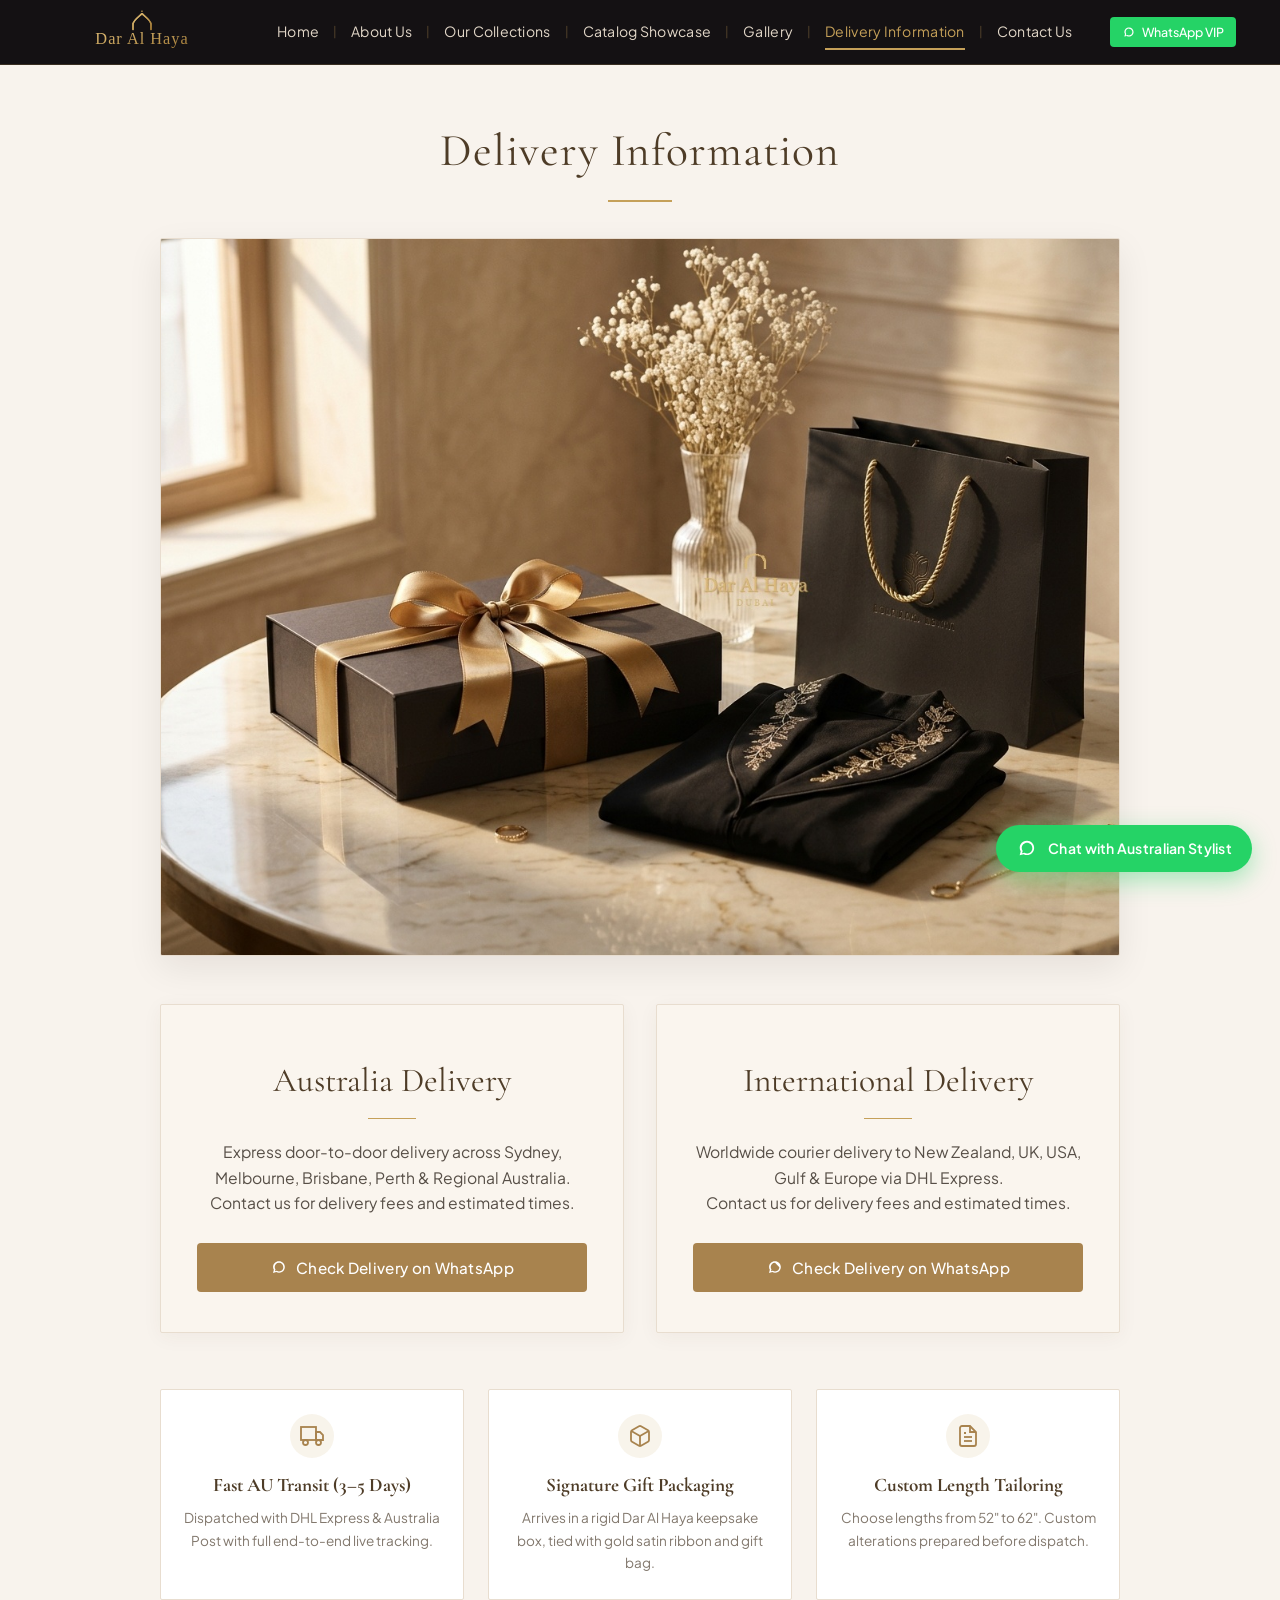
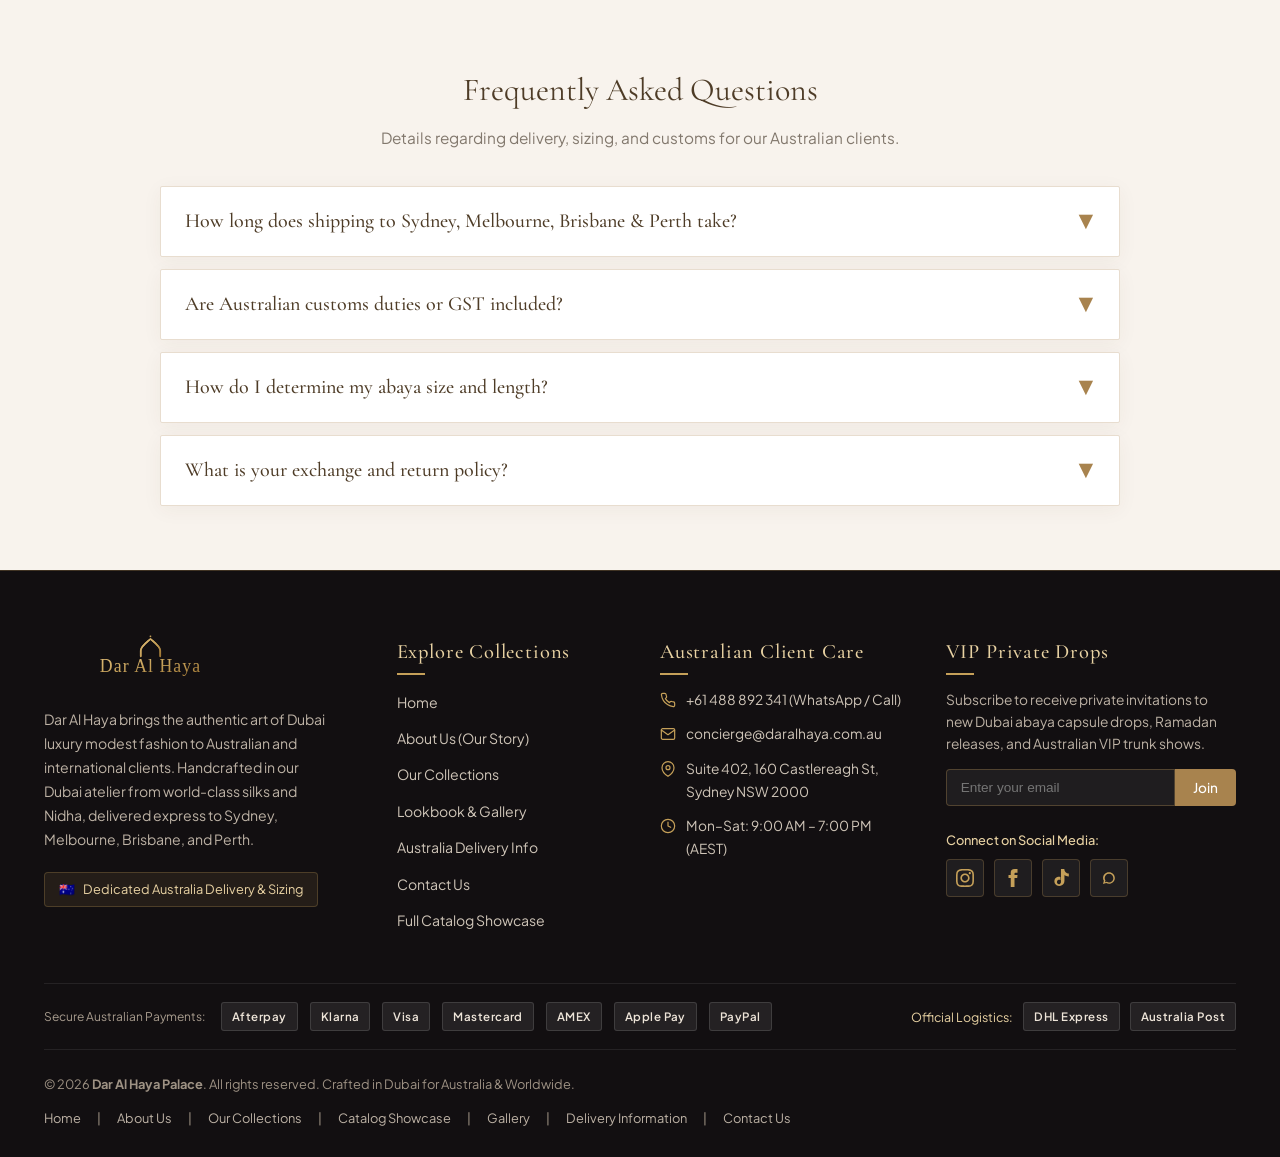
<file: delivery.html>
<!DOCTYPE html>
<html lang="en">
<head>
  <meta charset="UTF-8">
  <meta name="viewport" content="width=device-width, initial-scale=1.0">
  <title>Delivery Information | Australia &amp; Worldwide | Dar Al Haya</title>
  <meta name="description" content="Dar Al Haya delivery information for Australian and international clients. Express door-to-door shipping from Dubai to Sydney, Melbourne, Brisbane and Perth.">
  <link rel="icon" type="image/svg+xml" href="assets/images/favicon.svg">
  <link rel="stylesheet" href="assets/css/style.css">
  <style>
    /* Accordion styles for delivery FAQs */
    .faq-container {
      max-width: 960px;
      margin: 0 auto 64px;
    }
    .faq-item {
      background: #FFFFFF;
      border: 1px solid var(--color-card-border);
      border-radius: 2px;
      margin-bottom: 12px;
      overflow: hidden;
      box-shadow: var(--shadow-subtle);
    }
    .faq-item-head {
      padding: 18px 24px;
      display: flex;
      justify-content: space-between;
      align-items: center;
      cursor: pointer;
      user-select: none;
      transition: var(--transition-smooth);
    }
    .faq-item-head:hover {
      background-color: var(--color-card-cream);
    }
    .faq-question-title {
      font-family: var(--font-serif-title);
      font-size: 1.25rem;
      color: var(--color-text-title);
      font-weight: 500;
    }
    .faq-icon-arrow {
      color: var(--color-gold-btn);
      font-size: 1.2rem;
      transition: transform 0.3s ease;
    }
    .faq-item-head.open .faq-icon-arrow {
      transform: rotate(180deg);
    }
    .faq-item-body {
      max-height: 0;
      overflow: hidden;
      transition: max-height 0.35s cubic-bezier(0, 1, 0, 1);
      padding: 0 24px;
      background-color: #FCFAF7;
    }
    .faq-item-body p {
      padding: 16px 0 20px;
      font-size: 0.94rem;
      color: var(--color-text-body);
      line-height: 1.65;
    }
  </style>
</head>
<body>

  <!-- Header -->
  <header class="site-header">
    <div class="container header-inner">
      <a href="index.html" class="brand-logo-wrap" title="Dar Al Haya Dubai">
        <img src="assets/images/logo.svg" alt="Dar Al Haya Palace Logo">
      </a>

      <!-- Desktop Nav matching template -->
      <nav aria-label="Main Navigation">
        <ul class="nav-menu">
          <li class="nav-item"><a href="index.html" class="nav-link">Home</a></li>
          <li class="nav-separator">|</li>
          <li class="nav-item"><a href="about.html" class="nav-link">About Us</a></li>
          <li class="nav-separator">|</li>
          <li class="nav-item"><a href="collections.html" class="nav-link">Our Collections</a></li>
          <li class="nav-separator">|</li>
          <li class="nav-item"><a href="shop.html" class="nav-link">Catalog Showcase</a></li>
          <li class="nav-separator">|</li>
          <li class="nav-item"><a href="gallery.html" class="nav-link">Gallery</a></li>
          <li class="nav-separator">|</li>
          <li class="nav-item"><a href="delivery.html" class="nav-link active">Delivery Information</a></li>
          <li class="nav-separator">|</li>
          <li class="nav-item"><a href="contact.html" class="nav-link">Contact Us</a></li>
        </ul>
      </nav>

      <div class="header-actions">
        <a href="https://wa.me/61488892341?text=Hello%20Dar%20Al%20Haya%20Australia%2C%20I%20would%20like%20to%20check%20delivery%20times%20and%20rates." target="_blank" rel="noopener" class="btn-header-wa">
          <svg viewBox="0 0 24 24"><path d="M12.031 6.172c-3.181 0-5.767 2.586-5.768 5.766-.001 1.298.38 2.27 1.019 3.287l-.711 2.598 2.669-.699c.969.54 1.777.818 2.791.819 3.179 0 5.767-2.587 5.768-5.766.001-3.181-2.587-5.768-5.768-5.768zm0-2c4.28 0 7.768 3.488 7.768 7.768 0 4.281-3.488 7.768-7.768 7.768-1.328 0-2.586-.347-3.69-.968l-4.341 1.139 1.161-4.241c-.7-1.164-1.098-2.498-1.098-3.698 0-4.28 3.488-7.768 7.768-7.768z"/></svg>
          <span>WhatsApp VIP</span>
        </a>
        <button class="mobile-nav-toggle" aria-label="Open Mobile Menu">☰</button>
      </div>
    </div>
  </header>

  <!-- Mobile Drawer -->
  <div class="mobile-drawer-overlay"></div>
  <aside class="mobile-menu-drawer">
    <div class="mobile-drawer-header">
      <img src="assets/images/logo.svg" alt="Dar Al Haya" style="height: 38px;">
      <button class="mobile-close-btn" aria-label="Close Menu">✕</button>
    </div>
    <ul class="mobile-nav-list">
      <li><a href="index.html" class="mobile-nav-link">Home</a></li>
      <li><a href="about.html" class="mobile-nav-link">About Us</a></li>
      <li><a href="collections.html" class="mobile-nav-link">Our Collections</a></li>
      <li><a href="gallery.html" class="mobile-nav-link">Gallery</a></li>
      <li><a href="delivery.html" class="mobile-nav-link active">Delivery Information</a></li>
      <li><a href="contact.html" class="mobile-nav-link">Contact Us</a></li>
      <li><a href="shop.html" class="mobile-nav-link" style="color:var(--color-gold);">Extended Catalog</a></li>
    </ul>
  </aside>

  <!-- ========================================================================
       DELIVERY INFORMATION (Matches media_1794719983502_b18d92f7.jpg)
       ======================================================================== -->
  <main class="page-title-section" style="padding-bottom: 0;">
    <div class="container">
      <h1 class="page-title">Delivery Information</h1>
      <div class="gold-accent-line" style="margin-bottom: 36px;"></div>

      <!-- Hero Luxury Gift Packaging Image (Retouched with Dar Al Haya Branding) -->
      <div class="delivery-hero-box-wrap">
        <img src="assets/images/delivery_hero.jpg" alt="Dar Al Haya Luxury Gift Packaging and Gold Ribbon Box" loading="eager">
      </div>

      <!-- 2 Large Delivery Cards matching template layout -->
      <div class="delivery-cards-grid">
        
        <!-- Card 1: Australia Express Delivery -->
        <article class="delivery-info-card">
          <div>
            <h2 class="delivery-card-title">Australia Delivery</h2>
            <div class="delivery-card-divider"></div>
            <p class="delivery-card-text">
              Express door-to-door delivery across Sydney, Melbourne, Brisbane, Perth &amp; Regional Australia.<br>
              Contact us for delivery fees and estimated times.
            </p>
          </div>
          <a href="https://wa.me/61488892341?text=Hello%20Dar%20Al%20Haya%20Australia%2C%20I%20would%20like%20to%20check%20delivery%20fees%20and%20estimated%20times%20for%20my%20Australian%20postcode." target="_blank" rel="noopener" class="btn-whatsapp-card">
            <svg viewBox="0 0 24 24"><path d="M12.031 6.172c-3.181 0-5.767 2.586-5.768 5.766-.001 1.298.38 2.27 1.019 3.287l-.711 2.598 2.669-.699c.969.54 1.777.818 2.791.819 3.179 0 5.767-2.587 5.768-5.766.001-3.181-2.587-5.768-5.768-5.768zm0-2c4.28 0 7.768 3.488 7.768 7.768 0 4.281-3.488 7.768-7.768 7.768-1.328 0-2.586-.347-3.69-.968l-4.341 1.139 1.161-4.241c-.7-1.164-1.098-2.498-1.098-3.698 0-4.28 3.488-7.768 7.768-7.768z"/></svg>
            <span>Check Delivery on WhatsApp</span>
          </a>
        </article>

        <!-- Card 2: International Delivery -->
        <article class="delivery-info-card">
          <div>
            <h2 class="delivery-card-title">International Delivery</h2>
            <div class="delivery-card-divider"></div>
            <p class="delivery-card-text">
              Worldwide courier delivery to New Zealand, UK, USA, Gulf &amp; Europe via DHL Express.<br>
              Contact us for delivery fees and estimated times.
            </p>
          </div>
          <a href="https://wa.me/61488892341?text=Hello%20Dar%20Al%20Haya%2C%20I%20would%20like%20to%20check%20international%20delivery%20fees%20and%20estimated%20times." target="_blank" rel="noopener" class="btn-whatsapp-card">
            <svg viewBox="0 0 24 24"><path d="M12.031 6.172c-3.181 0-5.767 2.586-5.768 5.766-.001 1.298.38 2.27 1.019 3.287l-.711 2.598 2.669-.699c.969.54 1.777.818 2.791.819 3.179 0 5.767-2.587 5.768-5.768zm0-2c4.28 0 7.768 3.488 7.768 7.768 0 4.281-3.488 7.768-7.768 7.768-1.328 0-2.586-.347-3.69-.968l-4.341 1.139 1.161-4.241c-.7-1.164-1.098-2.498-1.098-3.698 0-4.28 3.488-7.768 7.768-7.768z"/></svg>
            <span>Check Delivery on WhatsApp</span>
          </a>
        </article>

      </div>

      <!-- Australian Shipping Features Grid -->
      <div class="delivery-features-grid">
        <div class="feature-box">
          <div class="feature-icon-wrap">
            <svg width="24" height="24" viewBox="0 0 24 24" fill="none" stroke="currentColor" stroke-width="1.8"><rect x="1" y="3" width="15" height="13"/><polygon points="16 8 20 8 23 11 23 16 16 16 16 8"/><circle cx="5.5" cy="18.5" r="2.5"/><circle cx="18.5" cy="18.5" r="2.5"/></svg>
          </div>
          <h3 class="feature-title">Fast AU Transit (3–5 Days)</h3>
          <p class="feature-desc">Dispatched with DHL Express &amp; Australia Post with full end-to-end live tracking.</p>
        </div>

        <div class="feature-box">
          <div class="feature-icon-wrap">
            <svg width="24" height="24" viewBox="0 0 24 24" fill="none" stroke="currentColor" stroke-width="1.8"><path d="M21 16V8a2 2 0 0 0-1-1.73l-7-4a2 2 0 0 0-2 0l-7 4A2 2 0 0 0 3 8v8a2 2 0 0 0 1 1.73l7 4a2 2 0 0 0 2 0l7-4A2 2 0 0 0 21 16z"/><polyline points="3.27 6.96 12 12.01 20.73 6.96"/><line x1="12" y1="22.08" x2="12" y2="12"/></svg>
          </div>
          <h3 class="feature-title">Signature Gift Packaging</h3>
          <p class="feature-desc">Arrives in a rigid Dar Al Haya keepsake box, tied with gold satin ribbon and gift bag.</p>
        </div>

        <div class="feature-box">
          <div class="feature-icon-wrap">
            <svg width="24" height="24" viewBox="0 0 24 24" fill="none" stroke="currentColor" stroke-width="1.8"><path d="M14 2H6a2 2 0 0 0-2 2v16a2 2 0 0 0 2 2h12a2 2 0 0 0 2-2V8z"/><polyline points="14 2 14 8 20 8"/><line x1="16" y1="13" x2="8" y2="13"/><line x1="16" y1="17" x2="8" y2="17"/><polyline points="10 9 9 9 8 9"/></svg>
          </div>
          <h3 class="feature-title">Custom Length Tailoring</h3>
          <p class="feature-desc">Choose lengths from 52" to 62". Custom alterations prepared before dispatch.</p>
        </div>
      </div>

      <!-- Delivery FAQ Accordion -->
      <section class="faq-container">
        <h3 class="section-title" style="font-size: 2rem; margin-bottom: 8px;">Frequently Asked Questions</h3>
        <p class="section-desc">Details regarding delivery, sizing, and customs for our Australian clients.</p>

        <div class="faq-item">
          <div class="faq-item-head">
            <span class="faq-question-title">How long does shipping to Sydney, Melbourne, Brisbane &amp; Perth take?</span>
            <span class="faq-icon-arrow">▼</span>
          </div>
          <div class="faq-item-body">
            <p>Orders in stock are packed in Dubai and dispatched within 24 hours. Express air transit via DHL Express typically takes 3 to 5 business days to major Australian metropolitan areas (Sydney, Melbourne, Brisbane, Perth, Adelaide, Canberra) and 5 to 7 business days to regional locations.</p>
          </div>
        </div>

        <div class="faq-item">
          <div class="faq-item-head">
            <span class="faq-question-title">Are Australian customs duties or GST included?</span>
            <span class="faq-icon-arrow">▼</span>
          </div>
          <div class="faq-item-body">
            <p>Orders valued under AUD $1,000 are typically exempt from Australian customs import tariffs. All export documentation and customs clearance procedures are managed by our Dubai logistics team for seamless, hassle-free delivery.</p>
          </div>
        </div>

        <div class="faq-item">
          <div class="faq-item-head">
            <span class="faq-question-title">How do I determine my abaya size and length?</span>
            <span class="faq-icon-arrow">▼</span>
          </div>
          <div class="faq-item-body">
            <p>Abaya sizes are determined by length (measured from top of shoulder to floor in inches):
            <br>• Height 150–154 cm (4'11"–5'1") &rarr; Length 52"
            <br>• Height 155–160 cm (5'1"–5'3") &rarr; Length 54"
            <br>• Height 161–165 cm (5'3"–5'5") &rarr; Length 56"
            <br>• Height 166–170 cm (5'5"–5'7") &rarr; Length 58"
            <br>• Height 171–175 cm (5'7"–5'9") &rarr; Length 60"
            <br>• Height 176+ cm (5'9"+) &rarr; Length 62"
            <br>For guidance, message our Australian stylist directly on WhatsApp!</p>
          </div>
        </div>

        <div class="faq-item">
          <div class="faq-item-head">
            <span class="faq-question-title">What is your exchange and return policy?</span>
            <span class="faq-icon-arrow">▼</span>
          </div>
          <div class="faq-item-body">
            <p>We want you to love your Dar Al Haya abaya. We offer a 14-day exchange window for standard-sized items in unworn, original condition with all tags and the presentation gift box intact. Contact our concierge to arrange an exchange.</p>
          </div>
        </div>
      </section>

    </div>
  </main>

  <!-- Extended Luxury Footer -->
  <footer class="site-footer">
    <div class="container">
      <div class="footer-top-grid">
        <div class="footer-brand-col">
          <a href="index.html" class="footer-brand-logo">
            <img src="assets/images/logo.svg" alt="Dar Al Haya Dubai">
          </a>
          <p class="footer-bio-text">
            Dar Al Haya brings the authentic art of Dubai luxury modest fashion to Australian and international clients. Handcrafted in our Dubai atelier from world-class silks and Nidha, delivered express to Sydney, Melbourne, Brisbane, and Perth.
          </p>
          <div class="footer-australia-badge">
            <span>🇦🇺</span> Dedicated Australia Delivery &amp; Sizing
          </div>
        </div>

        <div>
          <h4 class="footer-col-title">Explore Collections</h4>
          <ul class="footer-links-list">
            <li class="footer-link-item"><a href="index.html">Home</a></li>
            <li class="footer-link-item"><a href="about.html">About Us (Our Story)</a></li>
            <li class="footer-link-item"><a href="collections.html">Our Collections</a></li>
            <li class="footer-link-item"><a href="gallery.html">Lookbook &amp; Gallery</a></li>
            <li class="footer-link-item"><a href="delivery.html">Australia Delivery Info</a></li>
            <li class="footer-link-item"><a href="contact.html">Contact Us</a></li>
            <li class="footer-link-item"><a href="shop.html">Full Catalog Showcase</a></li>
          </ul>
        </div>

        <div>
          <h4 class="footer-col-title">Australian Client Care</h4>
          <ul class="footer-contact-list">
            <li class="footer-contact-row">
              <svg viewBox="0 0 24 24" fill="none"><path d="M22 16.92v3a2 2 0 0 1-2.18 2 19.79 19.79 0 0 1-8.63-3.07 19.5 19.5 0 0 1-6-6 19.79 19.79 0 0 1-3.07-8.67A2 2 0 0 1 4.11 2h3a2 2 0 0 1 2 1.72 12.84 12.84 0 0 0 .7 2.81 2 2 0 0 1-.45 2.11L8.09 9.91a16 16 0 0 0 6 6l1.27-1.27a2 2 0 0 1 2.11-.45 12.84 12.84 0 0 0 2.81.7A2 2 0 0 1 22 16.92z" stroke-width="1.8" stroke-linecap="round" stroke-linejoin="round"/></svg>
              <span>+61 488 892 341 (WhatsApp / Call)</span>
            </li>
            <li class="footer-contact-row">
              <svg viewBox="0 0 24 24" fill="none"><path d="M4 4h16c1.1 0 2 .9 2 2v12c0 1.1-.9 2-2 2H4c-1.1 0-2-.9-2-2V6c0-1.1.9-2 2-2z" stroke-width="1.8" stroke-linecap="round" stroke-linejoin="round"/><polyline points="22,6 12,13 2,6" stroke-width="1.8" stroke-linecap="round" stroke-linejoin="round"/></svg>
              <span>concierge@daralhaya.com.au</span>
            </li>
            <li class="footer-contact-row">
              <svg viewBox="0 0 24 24" fill="none"><path d="M21 10c0 7-9 13-9 13s-9-6-9-13a9 9 0 0 1 18 0z" stroke-width="1.8" stroke-linecap="round" stroke-linejoin="round"/><circle cx="12" cy="10" r="3" stroke-width="1.8"/></svg>
              <span>Suite 402, 160 Castlereagh St, Sydney NSW 2000</span>
            </li>
            <li class="footer-contact-row">
              <svg viewBox="0 0 24 24" fill="none"><circle cx="12" cy="12" r="10" stroke-width="1.8"/><polyline points="12 6 12 12 16 14" stroke-width="1.8" stroke-linecap="round" stroke-linejoin="round"/></svg>
              <span>Mon–Sat: 9:00 AM – 7:00 PM (AEST)</span>
            </li>
          </ul>
        </div>

        <div>
          <h4 class="footer-col-title">VIP Private Drops</h4>
          <p style="font-size:0.86rem; color:#BDB2A5; line-height:1.6;">
            Subscribe to receive private invitations to new Dubai abaya capsule drops, Ramadan releases, and Australian VIP trunk shows.
          </p>
          <form class="footer-newsletter-form" onsubmit="event.preventDefault(); alert('Thank you for subscribing to Dar Al Haya VIP.');">
            <input type="email" placeholder="Enter your email" class="newsletter-input" required>
            <button type="submit" class="btn-newsletter-submit">Join</button>
          </form>

          <div class="footer-social-wrap">
            <div style="font-size:0.8rem; color:var(--color-gold-light); margin-bottom:8px; font-weight:500;">Connect on Social Media:</div>
            <div class="social-icons-row">
              <a href="https://instagram.com/daralhaya.au" target="_blank" rel="noopener" class="btn-social-icon" title="Instagram"><svg viewBox="0 0 24 24"><path d="M12 2.163c3.204 0 3.584.012 4.85.07 3.252.148 4.771 1.691 4.919 4.919.058 1.265.069 1.645.069 4.849 0 3.205-.012 3.584-.069 4.849-.149 3.225-1.664 4.771-4.919 4.919-1.266.058-1.644.07-4.85.07-3.204 0-3.584-.012-4.849-.07-3.26-.149-4.771-1.699-4.919-4.92-.058-1.265-.07-1.644-.07-4.849 0-3.204.013-3.583.07-4.849.149-3.227 1.664-4.771 4.919-4.919 1.266-.057 1.645-.069 4.849-.069zm0-2.163c-3.259 0-3.667.014-4.947.072-4.358.2-6.78 2.618-6.98 6.98-.059 1.281-.073 1.689-.073 4.948 0 3.259.014 3.668.072 4.948.2 4.358 2.618 6.78 6.98 6.98 1.281.058 1.689.072 4.948.072 3.259 0 3.668-.014 4.948-.072 4.354-.2 6.782-2.618 6.979-6.98.059-1.28.073-1.689.073-4.948 0-3.259-.014-3.667-.072-4.947-.196-4.354-2.617-6.78-6.979-6.98-1.281-.059-1.69-.073-4.949-.073zm0 5.838c-3.403 0-6.162 2.759-6.162 6.162s2.759 6.163 6.162 6.163 6.162-2.759 6.162-6.163c0-3.403-2.759-6.162-6.162-6.162zm0 10.162c-2.209 0-4-1.79-4-4 0-2.209 1.791-4 4-4s4 1.791 4 4c0 2.21-1.791 4-4 4zm6.406-11.845c-.796 0-1.441.645-1.441 1.44s.645 1.44 1.441 1.44c.795 0 1.439-.645 1.439-1.44s-.644-1.44-1.439-1.44z"/></svg></a>
              <a href="https://facebook.com/daralhaya.couture" target="_blank" rel="noopener" class="btn-social-icon" title="Facebook"><svg viewBox="0 0 24 24"><path d="M9 8H6v4h3v12h5V12h3.642L18 8h-4V6.333C14 5.374 14.5 5 15.5 5H18V0h-3.808C10.592 0 9 1.583 9 4.615V8z"/></svg></a>
              <a href="https://tiktok.com/@daralhaya_official" target="_blank" rel="noopener" class="btn-social-icon" title="TikTok"><svg viewBox="0 0 24 24"><path d="M12.525.02c1.31-.02 2.61-.01 3.91-.02.08 1.53.63 3.09 1.75 4.17 1.12 1.11 2.7 1.62 4.24 1.79v4.03c-1.44-.05-2.89-.35-4.2-.97-.57-.26-1.1-.59-1.62-.97v7.54c.03 2.5-1.28 4.96-3.46 6.17-2.18 1.21-4.99 1.13-7.1-.21-2.11-1.34-3.23-3.82-2.79-6.28.44-2.46 2.4-4.42 4.86-4.87 1.05-.19 2.13-.07 3.12.33v4.18c-.53-.29-1.14-.44-1.75-.43-1.07.01-2.09.61-2.61 1.55-.52.94-.46 2.12.15 3.01.61.89 1.72 1.34 2.78 1.14 1.06-.2 1.89-1.06 2.07-2.12.06-.39.06-.79.06-1.19V.02z"/></svg></a>
              <a href="https://wa.me/61488892341" target="_blank" rel="noopener" class="btn-social-icon" title="WhatsApp"><svg viewBox="0 0 24 24"><path d="M12.031 6.172c-3.181 0-5.767 2.586-5.768 5.766-.001 1.298.38 2.27 1.019 3.287l-.711 2.598 2.669-.699c.969.54 1.777.818 2.791.819 3.179 0 5.767-2.587 5.768-5.766.001-3.181-2.587-5.768-5.768-5.768zm0-2c4.28 0 7.768 3.488 7.768 7.768 0 4.281-3.488 7.768-7.768 7.768-1.328 0-2.586-.347-3.69-.968l-4.341 1.139 1.161-4.241c-.7-1.164-1.098-2.498-1.098-3.698 0-4.28 3.488-7.768 7.768-7.768z"/></svg></a>
            </div>
          </div>
        </div>
      </div>

      <div class="footer-badges-bar">
        <div class="payment-icons-strip">
          <span style="font-size:0.75rem; color:#A89C8E; margin-right:4px;">Secure Australian Payments:</span>
          <span class="payment-badge">Afterpay</span>
          <span class="payment-badge">Klarna</span>
          <span class="payment-badge">Visa</span>
          <span class="payment-badge">Mastercard</span>
          <span class="payment-badge">AMEX</span>
          <span class="payment-badge">Apple Pay</span>
          <span class="payment-badge">PayPal</span>
        </div>
        <div class="delivery-partners-strip">
          <span>Official Logistics:</span>
          <span class="payment-badge">DHL Express</span>
          <span class="payment-badge">Australia Post</span>
        </div>
      </div>

      <div class="footer-bottom-bar">
        <div>&copy; 2026 <strong>Dar Al Haya Palace</strong>. All rights reserved. Crafted in Dubai for Australia &amp; Worldwide.</div>
        <ul class="footer-nav-links-row">
          <li><a href="index.html">Home</a></li>
          <li>|</li>
          <li><a href="about.html">About Us</a></li>
          <li>|</li>
          <li><a href="collections.html">Our Collections</a></li>
          <li>|</li>
          <li><a href="shop.html">Catalog Showcase</a></li>
          <li>|</li>
          <li><a href="gallery.html">Gallery</a></li>
          <li>|</li>
          <li><a href="delivery.html">Delivery Information</a></li>
          <li>|</li>
          <li><a href="contact.html">Contact Us</a></li>
        </ul>
      </div>
    </div>
  </footer>

  <a href="https://wa.me/61488892341?text=Hello%20Dar%20Al%20Haya%20Australia%2C%20I%20have%20an%20inquiry%20regarding%20your%20luxury%20abayas." target="_blank" rel="noopener" class="floating-whatsapp-btn" aria-label="Chat with our Australian Stylist on WhatsApp">
    <svg viewBox="0 0 24 24"><path d="M12.031 6.172c-3.181 0-5.767 2.586-5.768 5.766-.001 1.298.38 2.27 1.019 3.287l-.711 2.598 2.669-.699c.969.54 1.777.818 2.791.819 3.179 0 5.767-2.587 5.768-5.766.001-3.181-2.587-5.768-5.768-5.768zm0-2c4.28 0 7.768 3.488 7.768 7.768 0 4.281-3.488 7.768-7.768 7.768-1.328 0-2.586-.347-3.69-.968l-4.341 1.139 1.161-4.241c-.7-1.164-1.098-2.498-1.098-3.698 0-4.28 3.488-7.768 7.768-7.768z"/></svg>
    <span>Chat with Australian Stylist</span>
  </a>

  <script src="assets/js/main.js"></script>
</body>
</html>
</file>
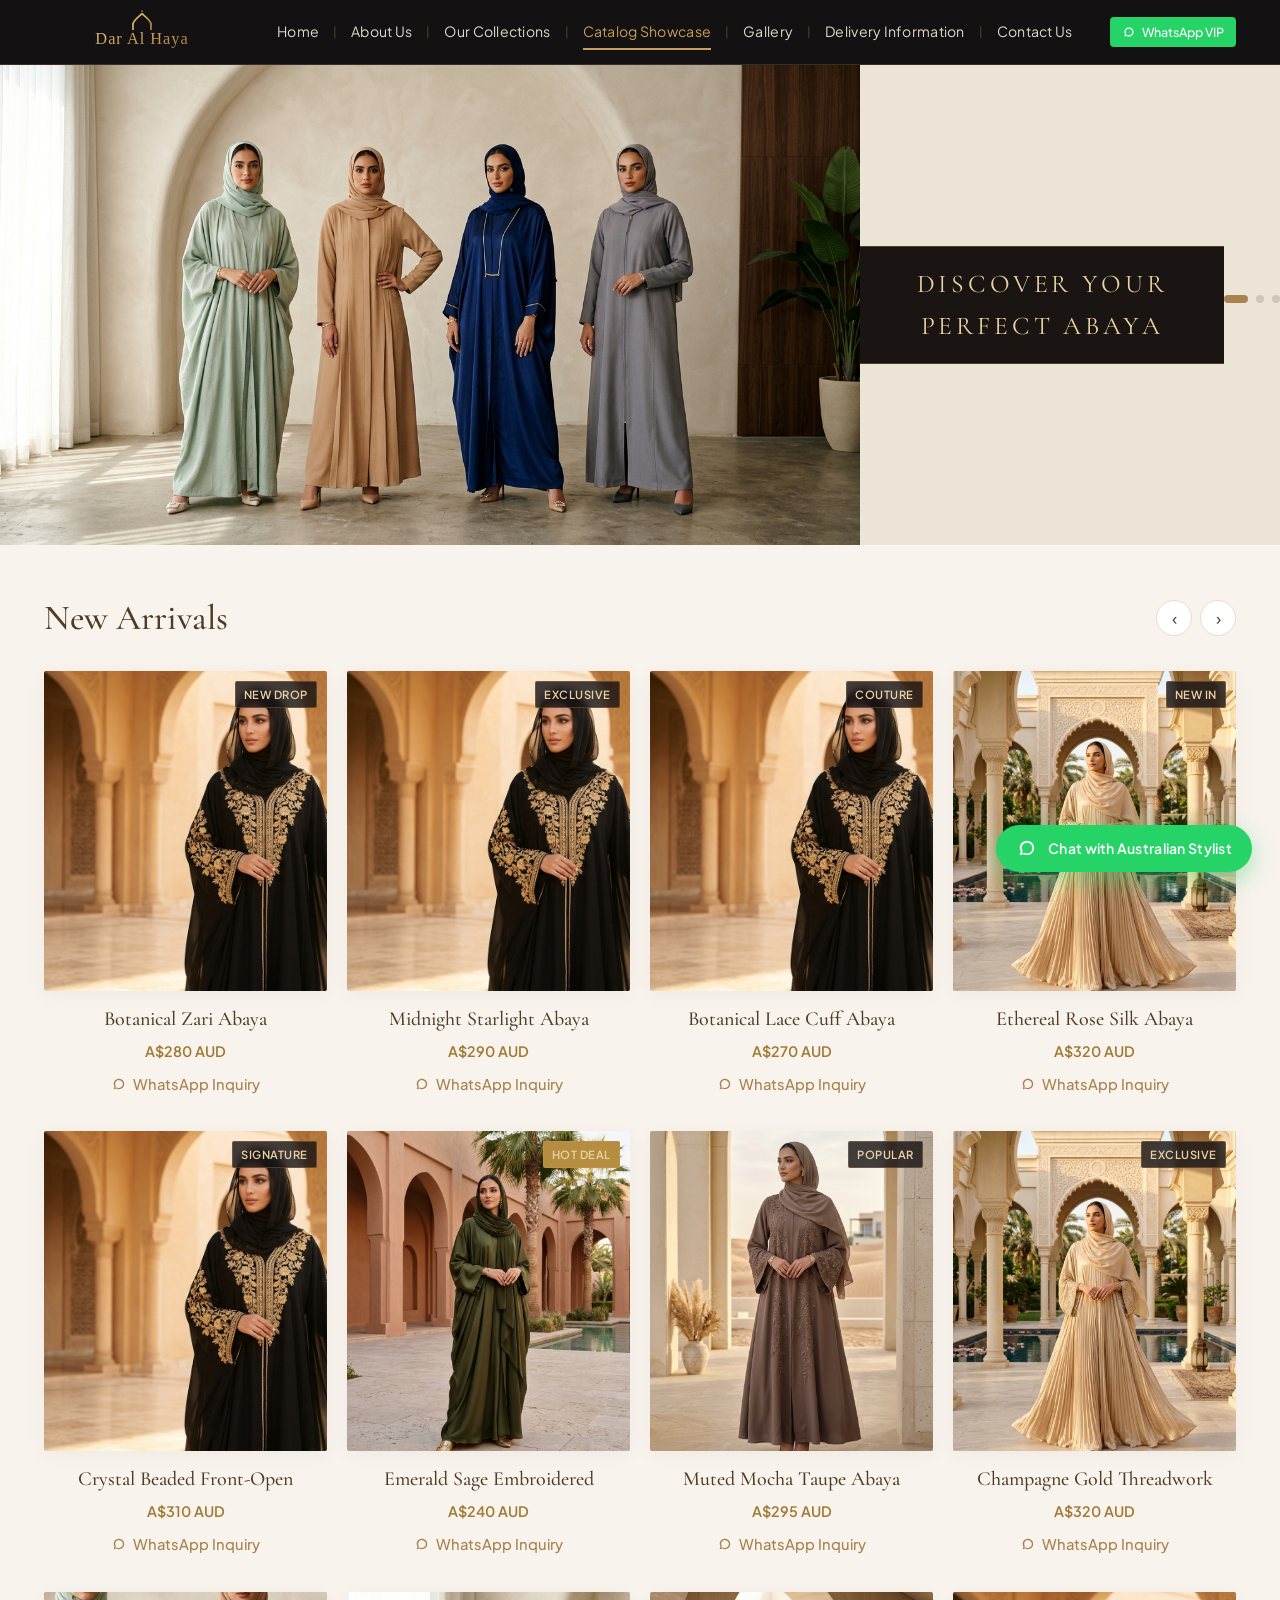
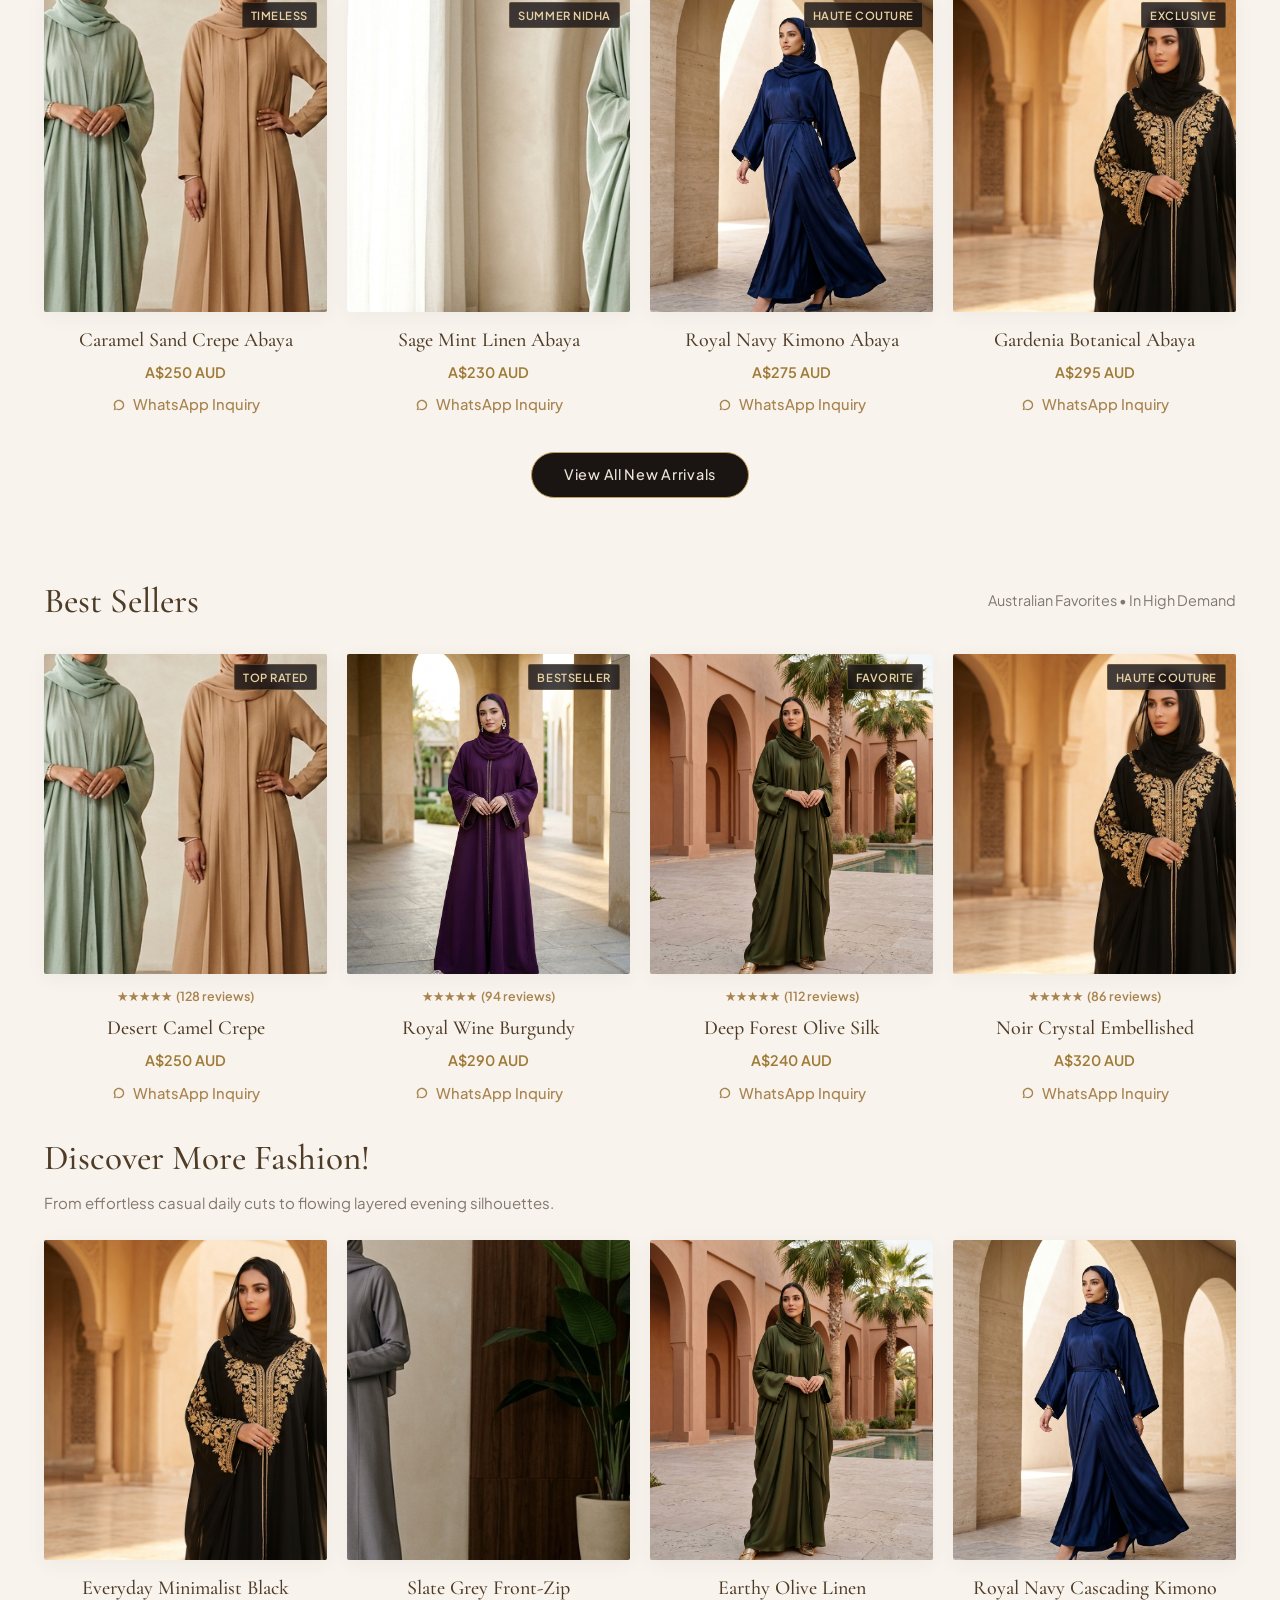
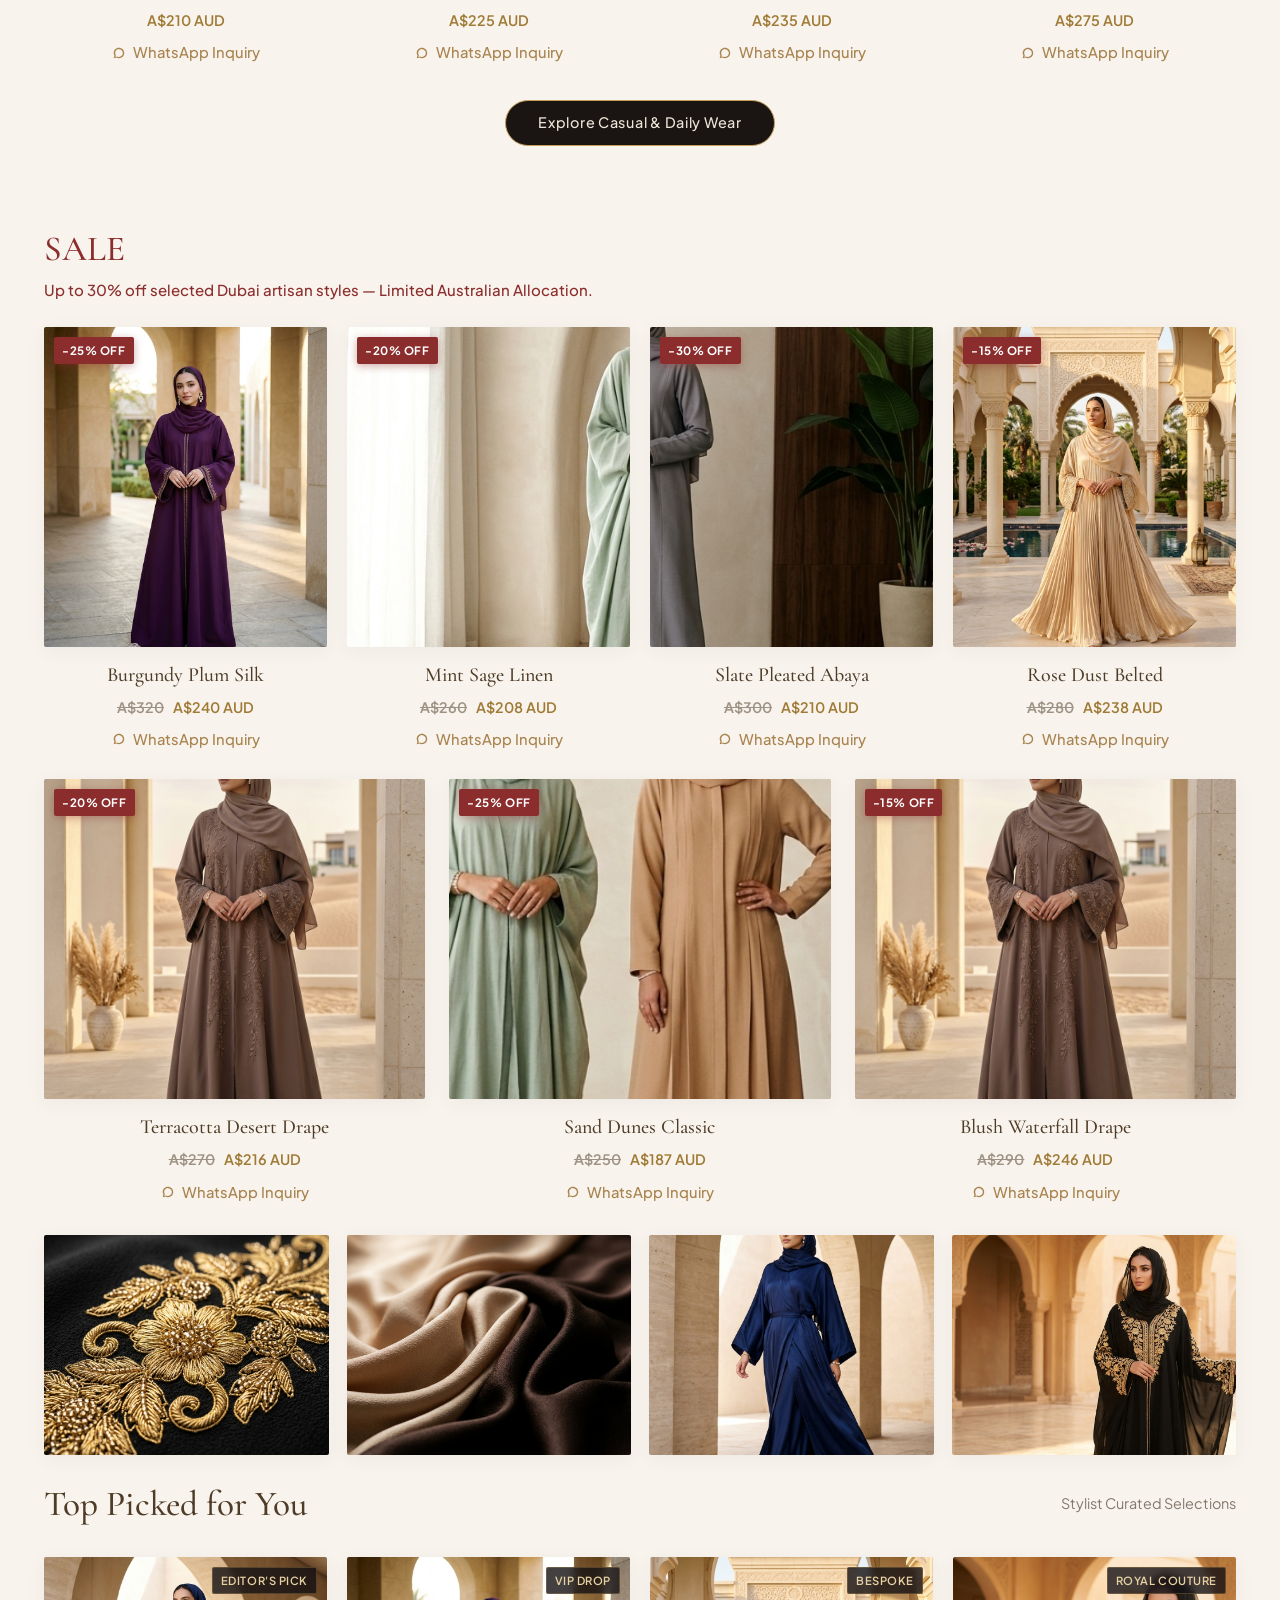
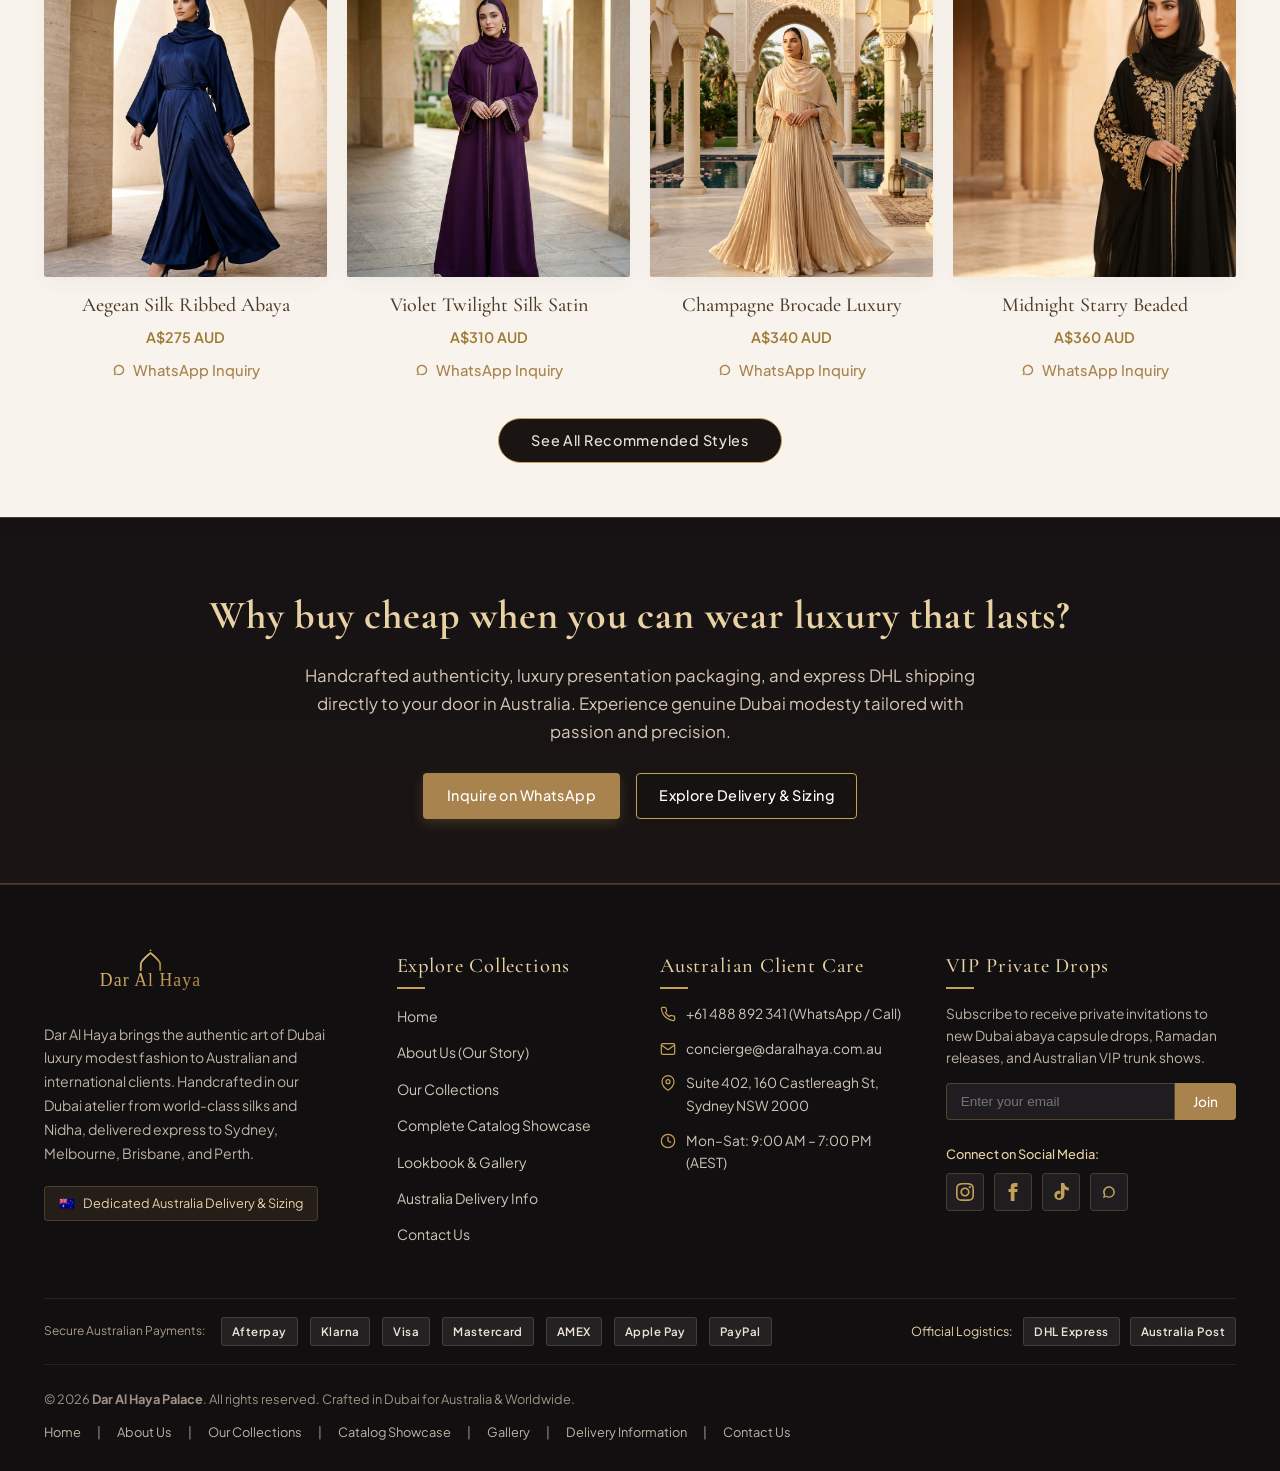
<file: shop.html>
<!DOCTYPE html>
<html lang="en">
<head>
  <meta charset="UTF-8">
  <meta name="viewport" content="width=device-width, initial-scale=1.0">
  <title>Complete Catalog Showcase | Dar Al Haya | Dubai Luxury Abayas</title>
  <meta name="description" content="Discover the complete Dar Al Haya collection. New Arrivals, Best Sellers, Discover More Fashion, Sale, and Top Picked for You. Dubai-made luxury abayas delivered to Australia.">
  <link rel="icon" type="image/svg+xml" href="assets/images/favicon.svg">
  <link rel="stylesheet" href="assets/css/style.css">
  <style>
    /* Specific styling for the Complete Catalog Showcase matching uploaded template */
    .catalog-hero-strip {
      position: relative;
      background-color: #EDE4D8;
      overflow: hidden;
      margin-bottom: 0;
    }
    .catalog-hero-strip {
      position: relative;
      background-color: #EDE4D8;
      overflow: hidden;
      margin-bottom: 0;
      display: flex;
      align-items: center;
      justify-content: center;
    }
    .catalog-hero-banner-img {
      width: 100%;
      height: 480px;
      object-fit: cover;
      object-position: center center;
      display: block;
      margin: 0 auto;
    }
    .catalog-hero-bar {
      background-color: #1A1412;
      color: var(--color-gold-light);
      text-align: center;
      padding: 16px 20px;
      font-family: var(--font-serif-title);
      font-size: 1.6rem;
      letter-spacing: 0.15em;
      text-transform: uppercase;
      border-top: 1px solid rgba(197, 160, 89, 0.3);
      border-bottom: 1px solid rgba(197, 160, 89, 0.3);
    }
    .carousel-dots-row {
      display: flex;
      justify-content: center;
      align-items: center;
      gap: 8px;
      padding: 12px 0 24px;
    }
    .dot-indicator {
      width: 8px;
      height: 8px;
      border-radius: 50%;
      background-color: #CFC5B8;
      cursor: pointer;
      transition: var(--transition-smooth);
    }
    .dot-indicator.active {
      background-color: var(--color-gold-btn);
      width: 24px;
      border-radius: 10px;
    }

    /* Section Headers in Catalog */
    .catalog-section-head {
      display: flex;
      justify-content: space-between;
      align-items: center;
      margin-bottom: 24px;
      padding-top: 20px;
    }
    .catalog-section-title {
      font-family: var(--font-serif-title);
      font-size: 2.2rem;
      color: var(--color-text-title);
      font-weight: 500;
    }
    .catalog-carousel-nav {
      display: flex;
      gap: 8px;
    }
    .btn-carousel-arrow {
      width: 36px;
      height: 36px;
      border: 1px solid var(--color-card-border);
      background: #FFFFFF;
      border-radius: 50%;
      display: flex;
      align-items: center;
      justify-content: center;
      color: var(--color-text-title);
      font-size: 1.1rem;
      cursor: pointer;
      transition: var(--transition-smooth);
    }
    .btn-carousel-arrow:hover {
      background: var(--color-header-bg);
      color: var(--color-gold);
      border-color: var(--color-header-bg);
    }

    /* Center Pill Action Buttons */
    .center-pill-btn-wrap {
      text-align: center;
      margin: 32px 0 54px;
    }
    .btn-pill-dark {
      display: inline-flex;
      align-items: center;
      justify-content: center;
      background: #1A1412;
      color: #EDE4D8;
      border: 1px solid var(--color-gold);
      padding: 10px 32px;
      border-radius: 50px;
      font-size: 0.9rem;
      font-weight: 500;
      letter-spacing: 0.05em;
      transition: var(--transition-smooth);
    }
    .btn-pill-dark:hover {
      background: var(--color-gold-btn);
      color: #FFFFFF;
      border-color: var(--color-gold-btn);
      transform: translateY(-2px);
      box-shadow: 0 6px 18px rgba(168, 131, 78, 0.3);
    }

    /* Rating stars */
    .rating-row {
      display: flex;
      align-items: center;
      justify-content: center;
      gap: 4px;
      font-size: 0.78rem;
      color: #A8834E;
      margin-bottom: 6px;
    }

    /* Promotional Black Banner */
    .promo-dark-callout {
      background: linear-gradient(180deg, #161214 0%, #1A1513 100%);
      color: #FFFFFF;
      text-align: center;
      padding: 64px 20px;
      margin-top: 48px;
      border-top: 1px solid rgba(197, 160, 89, 0.3);
      border-bottom: 1px solid rgba(197, 160, 89, 0.3);
    }
    .promo-dark-title {
      font-family: var(--font-serif-title);
      font-size: 2.5rem;
      color: var(--color-gold-light);
      margin-bottom: 14px;
      letter-spacing: 0.02em;
    }
    .promo-dark-desc {
      font-size: 1.05rem;
      color: #D6C7B7;
      max-width: 680px;
      margin: 0 auto 28px;
      line-height: 1.65;
    }

    /* Discount Badge */
    .badge-discount {
      position: absolute;
      top: 10px;
      left: 10px;
      background: #8C2D2D;
      color: #FFFFFF;
      font-size: 0.72rem;
      font-weight: 700;
      padding: 4px 8px;
      border-radius: 2px;
      letter-spacing: 0.05em;
    }

    /* 3-Column Grid for Sale Row 2 */
    .sale-grid-3 {
      display: grid;
      grid-template-columns: repeat(3, 1fr);
      gap: 24px;
      margin-top: 24px;
    }
    /* 4-Column Square Grid for Sale Row 3 */
    .sale-squares-4 {
      display: grid;
      grid-template-columns: repeat(4, 1fr);
      gap: 18px;
      margin-top: 28px;
    }
    .sale-square-item {
      height: 220px;
      overflow: hidden;
      border-radius: 2px;
      box-shadow: var(--shadow-subtle);
    }
    .sale-square-item {
      height: 220px;
      overflow: hidden;
      border-radius: 2px;
      box-shadow: var(--shadow-subtle);
      display: flex;
      align-items: center;
      justify-content: center;
    }
    .sale-square-item img {
      width: 100%;
      height: 100%;
      object-fit: cover;
      object-position: center center;
      margin: 0 auto;
      display: block;
      transition: transform 0.6s ease;
    }
    .sale-square-item:hover img {
      transform: scale(1.05);
    }
  </style>
</head>
<body>

  <!-- Main Navigation Header -->
  <header class="site-header">
    <div class="container header-inner">
      <a href="index.html" class="brand-logo-wrap" title="Dar Al Haya Dubai">
        <img src="assets/images/logo.svg" alt="Dar Al Haya Palace Logo">
      </a>

      <!-- Desktop Nav matching template -->
      <nav aria-label="Main Navigation">
        <ul class="nav-menu">
          <li class="nav-item"><a href="index.html" class="nav-link">Home</a></li>
          <li class="nav-separator">|</li>
          <li class="nav-item"><a href="about.html" class="nav-link">About Us</a></li>
          <li class="nav-separator">|</li>
          <li class="nav-item"><a href="collections.html" class="nav-link">Our Collections</a></li>
          <li class="nav-separator">|</li>
          <li class="nav-item"><a href="shop.html" class="nav-link active">Catalog Showcase</a></li>
          <li class="nav-separator">|</li>
          <li class="nav-item"><a href="gallery.html" class="nav-link">Gallery</a></li>
          <li class="nav-separator">|</li>
          <li class="nav-item"><a href="delivery.html" class="nav-link">Delivery Information</a></li>
          <li class="nav-separator">|</li>
          <li class="nav-item"><a href="contact.html" class="nav-link">Contact Us</a></li>
        </ul>
      </nav>

      <div class="header-actions">
        <a href="https://wa.me/61488892341?text=Hello%20Dar%20Al%20Haya%20Australia%2C%20I%20am%20browsing%20your%20complete%20catalog." target="_blank" rel="noopener" class="btn-header-wa">
          <svg viewBox="0 0 24 24"><path d="M12.031 6.172c-3.181 0-5.767 2.586-5.768 5.766-.001 1.298.38 2.27 1.019 3.287l-.711 2.598 2.669-.699c.969.54 1.777.818 2.791.819 3.179 0 5.767-2.587 5.768-5.766.001-3.181-2.587-5.768-5.768-5.768zm0-2c4.28 0 7.768 3.488 7.768 7.768 0 4.281-3.488 7.768-7.768 7.768-1.328 0-2.586-.347-3.69-.968l-4.341 1.139 1.161-4.241c-.7-1.164-1.098-2.498-1.098-3.698 0-4.28 3.488-7.768 7.768-7.768z"/></svg>
          <span>WhatsApp VIP</span>
        </a>
        <button class="mobile-nav-toggle" aria-label="Open Mobile Menu">☰</button>
      </div>
    </div>
  </header>

  <!-- Mobile Drawer -->
  <div class="mobile-drawer-overlay"></div>
  <aside class="mobile-menu-drawer">
    <div class="mobile-drawer-header">
      <img src="assets/images/logo.svg" alt="Dar Al Haya" style="height: 38px;">
      <button class="mobile-close-btn" aria-label="Close Menu">✕</button>
    </div>
    <ul class="mobile-nav-list">
      <li><a href="index.html" class="mobile-nav-link">Home</a></li>
      <li><a href="about.html" class="mobile-nav-link">About Us</a></li>
      <li><a href="collections.html" class="mobile-nav-link">Our Collections</a></li>
      <li><a href="shop.html" class="mobile-nav-link active" style="color:var(--color-gold);">Catalog Showcase</a></li>
      <li><a href="gallery.html" class="mobile-nav-link">Gallery</a></li>
      <li><a href="delivery.html" class="mobile-nav-link">Delivery Information</a></li>
      <li><a href="contact.html" class="mobile-nav-link">Contact Us</a></li>
    </ul>
  </aside>

  <!-- ========================================================================
       HERO SHOWCASE BANNER: 4 MODELS SIDE-BY-SIDE + "DISCOVER YOUR PERFECT ABAYA"
       (Matches top of media_1794724304140_f71c2d3a.jpg)
       ======================================================================== -->
  <section class="catalog-hero-strip">
    <img src="assets/images/catalog_hero_4_models.jpg" alt="Dar Al Haya Modest Luxury Abaya Colorways" class="catalog-hero-banner-img">
    <div class="catalog-hero-bar">
      Discover Your Perfect Abaya
    </div>
    <div class="carousel-dots-row">
      <span class="dot-indicator active"></span>
      <span class="dot-indicator"></span>
      <span class="dot-indicator"></span>
    </div>
  </section>

  <main class="container" style="padding-top: 24px;">

    <!-- ======================================================================
         SECTION 1: NEW ARRIVALS (3 ROWS X 4 COLUMNS = 12 STYLES)
         (Matches Section 1 of media_1794724304140_f71c2d3a.jpg)
         ====================================================================== -->
    <section class="shop-section-block">
      <div class="catalog-section-head">
        <h2 class="catalog-section-title">New Arrivals</h2>
        <div class="catalog-carousel-nav">
          <button class="btn-carousel-arrow" aria-label="Previous">&lsaquo;</button>
          <button class="btn-carousel-arrow" aria-label="Next">&rsaquo;</button>
        </div>
      </div>

      <!-- Row 1 -->
      <div class="arrivals-grid-4">
        <!-- Item 1 -->
        <article class="arrival-card">
          <div class="arrival-image-wrap">
            <span class="arrival-overlay-badge">NEW DROP</span>
            <img src="assets/images/feat_embroidered.jpg" alt="Botanical Zari Embroidered Abaya" loading="lazy">
          </div>
          <h3 class="arrival-title">Botanical Zari Abaya</h3>
          <div class="arrival-price">A$280 AUD</div>
          <a href="#" class="btn-inquiry-link" data-wa-item="Botanical Zari Abaya" data-wa-price="280">
            <svg viewBox="0 0 24 24"><path d="M12.031 6.172c-3.181 0-5.767 2.586-5.768 5.766-.001 1.298.38 2.27 1.019 3.287l-.711 2.598 2.669-.699c.969.54 1.777.818 2.791.819 3.179 0 5.767-2.587 5.768-5.766.001-3.181-2.587-5.768-5.768-5.768zm0-2c4.28 0 7.768 3.488 7.768 7.768 0 4.281-3.488 7.768-7.768 7.768-1.328 0-2.586-.347-3.69-.968l-4.341 1.139 1.161-4.241c-.7-1.164-1.098-2.498-1.098-3.698 0-4.28 3.488-7.768 7.768-7.768z"/></svg>
            <span>WhatsApp Inquiry</span>
          </a>
        </article>

        <!-- Item 2 -->
        <article class="arrival-card">
          <div class="arrival-image-wrap">
            <span class="arrival-overlay-badge">EXCLUSIVE</span>
            <img src="assets/images/col_black_1.jpg" alt="Midnight Starlight Abaya" loading="lazy">
          </div>
          <h3 class="arrival-title">Midnight Starlight Abaya</h3>
          <div class="arrival-price">A$290 AUD</div>
          <a href="#" class="btn-inquiry-link" data-wa-item="Midnight Starlight Abaya" data-wa-price="290">
            <svg viewBox="0 0 24 24"><path d="M12.031 6.172c-3.181 0-5.767 2.586-5.768 5.766-.001 1.298.38 2.27 1.019 3.287l-.711 2.598 2.669-.699c.969.54 1.777.818 2.791.819 3.179 0 5.767-2.587 5.768-5.768.001-3.181-2.587-5.768-5.768-5.768zm0-2c4.28 0 7.768 3.488 7.768 7.768 0 4.281-3.488 7.768-7.768 7.768-1.328 0-2.586-.347-3.69-.968l-4.341 1.139 1.161-4.241c-.7-1.164-1.098-2.498-1.098-3.698 0-4.28 3.488-7.768 7.768-7.768z"/></svg>
            <span>WhatsApp Inquiry</span>
          </a>
        </article>

        <!-- Item 3 -->
        <article class="arrival-card">
          <div class="arrival-image-wrap">
            <span class="arrival-overlay-badge">COUTURE</span>
            <img src="assets/images/col_black_2.jpg" alt="Botanical Lace Cuff Abaya" loading="lazy">
          </div>
          <h3 class="arrival-title">Botanical Lace Cuff Abaya</h3>
          <div class="arrival-price">A$270 AUD</div>
          <a href="#" class="btn-inquiry-link" data-wa-item="Botanical Lace Cuff Abaya" data-wa-price="270">
            <svg viewBox="0 0 24 24"><path d="M12.031 6.172c-3.181 0-5.767 2.586-5.768 5.766-.001 1.298.38 2.27 1.019 3.287l-.711 2.598 2.669-.699c.969.54 1.777.818 2.791.819 3.179 0 5.767-2.587 5.768-5.768.001-3.181-2.587-5.768-5.768-5.768zm0-2c4.28 0 7.768 3.488 7.768 7.768 0 4.281-3.488 7.768-7.768 7.768-1.328 0-2.586-.347-3.69-.968l-4.341 1.139 1.161-4.241c-.7-1.164-1.098-2.498-1.098-3.698 0-4.28 3.488-7.768 7.768-7.768z"/></svg>
            <span>WhatsApp Inquiry</span>
          </a>
        </article>

        <!-- Item 4 -->
        <article class="arrival-card">
          <div class="arrival-image-wrap">
            <span class="arrival-overlay-badge">NEW IN</span>
            <img src="assets/images/gallery_champagne.jpg" alt="Ethereal Rose Gold Silk Abaya" loading="lazy">
          </div>
          <h3 class="arrival-title">Ethereal Rose Silk Abaya</h3>
          <div class="arrival-price">A$320 AUD</div>
          <a href="#" class="btn-inquiry-link" data-wa-item="Ethereal Rose Silk Abaya" data-wa-price="320">
            <svg viewBox="0 0 24 24"><path d="M12.031 6.172c-3.181 0-5.767 2.586-5.768 5.766-.001 1.298.38 2.27 1.019 3.287l-.711 2.598 2.669-.699c.969.54 1.777.818 2.791.819 3.179 0 5.767-2.587 5.768-5.768.001-3.181-2.587-5.768-5.768-5.768zm0-2c4.28 0 7.768 3.488 7.768 7.768 0 4.281-3.488 7.768-7.768 7.768-1.328 0-2.586-.347-3.69-.968l-4.341 1.139 1.161-4.241c-.7-1.164-1.098-2.498-1.098-3.698 0-4.28 3.488-7.768 7.768-7.768z"/></svg>
            <span>WhatsApp Inquiry</span>
          </a>
        </article>
      </div>

      <!-- Row 2 -->
      <div class="arrivals-grid-4" style="margin-top: 32px;">
        <!-- Item 5 -->
        <article class="arrival-card">
          <div class="arrival-image-wrap">
            <span class="arrival-overlay-badge">SIGNATURE</span>
            <img src="assets/images/gallery_tall_black.jpg" alt="Crystal Beaded Front-Open" loading="lazy">
          </div>
          <h3 class="arrival-title">Crystal Beaded Front-Open</h3>
          <div class="arrival-price">A$310 AUD</div>
          <a href="#" class="btn-inquiry-link" data-wa-item="Crystal Beaded Front-Open" data-wa-price="310">
            <svg viewBox="0 0 24 24"><path d="M12.031 6.172c-3.181 0-5.767 2.586-5.768 5.766-.001 1.298.38 2.27 1.019 3.287l-.711 2.598 2.669-.699c.969.54 1.777.818 2.791.819 3.179 0 5.767-2.587 5.768-5.768.001-3.181-2.587-5.768-5.768-5.768zm0-2c4.28 0 7.768 3.488 7.768 7.768 0 4.281-3.488 7.768-7.768 7.768-1.328 0-2.586-.347-3.69-.968l-4.341 1.139 1.161-4.241c-.7-1.164-1.098-2.498-1.098-3.698 0-4.28 3.488-7.768 7.768-7.768z"/></svg>
            <span>WhatsApp Inquiry</span>
          </a>
        </article>

        <!-- Item 6 -->
        <article class="arrival-card">
          <div class="arrival-image-wrap">
            <span class="arrival-overlay-badge" style="background:#B68D40;">HOT DEAL</span>
            <img src="assets/images/col_olive_1.jpg" alt="Emerald Sage Embroidered Abaya" loading="lazy">
          </div>
          <h3 class="arrival-title">Emerald Sage Embroidered</h3>
          <div class="arrival-price">A$240 AUD</div>
          <a href="#" class="btn-inquiry-link" data-wa-item="Emerald Sage Embroidered" data-wa-price="240">
            <svg viewBox="0 0 24 24"><path d="M12.031 6.172c-3.181 0-5.767 2.586-5.768 5.766-.001 1.298.38 2.27 1.019 3.287l-.711 2.598 2.669-.699c.969.54 1.777.818 2.791.819 3.179 0 5.767-2.587 5.768-5.768.001-3.181-2.587-5.768-5.768-5.768zm0-2c4.28 0 7.768 3.488 7.768 7.768 0 4.281-3.488 7.768-7.768 7.768-1.328 0-2.586-.347-3.69-.968l-4.341 1.139 1.161-4.241c-.7-1.164-1.098-2.498-1.098-3.698 0-4.28 3.488-7.768 7.768-7.768z"/></svg>
            <span>WhatsApp Inquiry</span>
          </a>
        </article>

        <!-- Item 7 -->
        <article class="arrival-card">
          <div class="arrival-image-wrap">
            <span class="arrival-overlay-badge">POPULAR</span>
            <img src="assets/images/col_taupe_1.jpg" alt="Muted Mocha Taupe Abaya" loading="lazy">
          </div>
          <h3 class="arrival-title">Muted Mocha Taupe Abaya</h3>
          <div class="arrival-price">A$295 AUD</div>
          <a href="#" class="btn-inquiry-link" data-wa-item="Muted Mocha Taupe Abaya" data-wa-price="295">
            <svg viewBox="0 0 24 24"><path d="M12.031 6.172c-3.181 0-5.767 2.586-5.768 5.766-.001 1.298.38 2.27 1.019 3.287l-.711 2.598 2.669-.699c.969.54 1.777.818 2.791.819 3.179 0 5.767-2.587 5.768-5.768.001-3.181-2.587-5.768-5.768-5.768zm0-2c4.28 0 7.768 3.488 7.768 7.768 0 4.281-3.488 7.768-7.768 7.768-1.328 0-2.586-.347-3.69-.968l-4.341 1.139 1.161-4.241c-.7-1.164-1.098-2.498-1.098-3.698 0-4.28 3.488-7.768 7.768-7.768z"/></svg>
            <span>WhatsApp Inquiry</span>
          </a>
        </article>

        <!-- Item 8 -->
        <article class="arrival-card">
          <div class="arrival-image-wrap">
            <span class="arrival-overlay-badge">EXCLUSIVE</span>
            <img src="assets/images/gallery_new_3.jpg" alt="Champagne Gold Threadwork" loading="lazy">
          </div>
          <h3 class="arrival-title">Champagne Gold Threadwork</h3>
          <div class="arrival-price">A$320 AUD</div>
          <a href="#" class="btn-inquiry-link" data-wa-item="Champagne Gold Threadwork" data-wa-price="320">
            <svg viewBox="0 0 24 24"><path d="M12.031 6.172c-3.181 0-5.767 2.586-5.768 5.766-.001 1.298.38 2.27 1.019 3.287l-.711 2.598 2.669-.699c.969.54 1.777.818 2.791.819 3.179 0 5.767-2.587 5.768-5.768.001-3.181-2.587-5.768-5.768-5.768zm0-2c4.28 0 7.768 3.488 7.768 7.768 0 4.281-3.488 7.768-7.768 7.768-1.328 0-2.586-.347-3.69-.968l-4.341 1.139 1.161-4.241c-.7-1.164-1.098-2.498-1.098-3.698 0-4.28 3.488-7.768 7.768-7.768z"/></svg>
            <span>WhatsApp Inquiry</span>
          </a>
        </article>
      </div>

      <!-- Row 3 -->
      <div class="arrivals-grid-4" style="margin-top: 32px;">
        <!-- Item 9 -->
        <article class="arrival-card">
          <div class="arrival-image-wrap">
            <span class="arrival-overlay-badge">TIMELESS</span>
            <img src="assets/images/model_camel_sand.jpg" alt="Caramel Sand Crepe Abaya" loading="lazy">
          </div>
          <h3 class="arrival-title">Caramel Sand Crepe Abaya</h3>
          <div class="arrival-price">A$250 AUD</div>
          <a href="#" class="btn-inquiry-link" data-wa-item="Caramel Sand Crepe Abaya" data-wa-price="250">
            <svg viewBox="0 0 24 24"><path d="M12.031 6.172c-3.181 0-5.767 2.586-5.768 5.766-.001 1.298.38 2.27 1.019 3.287l-.711 2.598 2.669-.699c.969.54 1.777.818 2.791.819 3.179 0 5.767-2.587 5.768-5.768.001-3.181-2.587-5.768-5.768-5.768zm0-2c4.28 0 7.768 3.488 7.768 7.768 0 4.281-3.488 7.768-7.768 7.768-1.328 0-2.586-.347-3.69-.968l-4.341 1.139 1.161-4.241c-.7-1.164-1.098-2.498-1.098-3.698 0-4.28 3.488-7.768 7.768-7.768z"/></svg>
            <span>WhatsApp Inquiry</span>
          </a>
        </article>

        <!-- Item 10 -->
        <article class="arrival-card">
          <div class="arrival-image-wrap">
            <span class="arrival-overlay-badge">SUMMER NIDHA</span>
            <img src="assets/images/model_sage_green.jpg" alt="Sage Mint Linen Breathable Abaya" loading="lazy">
          </div>
          <h3 class="arrival-title">Sage Mint Linen Abaya</h3>
          <div class="arrival-price">A$230 AUD</div>
          <a href="#" class="btn-inquiry-link" data-wa-item="Sage Mint Linen Abaya" data-wa-price="230">
            <svg viewBox="0 0 24 24"><path d="M12.031 6.172c-3.181 0-5.767 2.586-5.768 5.766-.001 1.298.38 2.27 1.019 3.287l-.711 2.598 2.669-.699c.969.54 1.777.818 2.791.819 3.179 0 5.767-2.587 5.768-5.768.001-3.181-2.587-5.768-5.768-5.768zm0-2c4.28 0 7.768 3.488 7.768 7.768 0 4.281-3.488 7.768-7.768 7.768-1.328 0-2.586-.347-3.69-.968l-4.341 1.139 1.161-4.241c-.7-1.164-1.098-2.498-1.098-3.698 0-4.28 3.488-7.768 7.768-7.768z"/></svg>
            <span>WhatsApp Inquiry</span>
          </a>
        </article>

        <!-- Item 11 -->
        <article class="arrival-card">
          <div class="arrival-image-wrap">
            <span class="arrival-overlay-badge">HAUTE COUTURE</span>
            <img src="assets/images/model_navy_blue.jpg" alt="Royal Navy Kimono Flare Abaya" loading="lazy">
          </div>
          <h3 class="arrival-title">Royal Navy Kimono Abaya</h3>
          <div class="arrival-price">A$275 AUD</div>
          <a href="#" class="btn-inquiry-link" data-wa-item="Royal Navy Kimono Abaya" data-wa-price="275">
            <svg viewBox="0 0 24 24"><path d="M12.031 6.172c-3.181 0-5.767 2.586-5.768 5.766-.001 1.298.38 2.27 1.019 3.287l-.711 2.598 2.669-.699c.969.54 1.777.818 2.791.819 3.179 0 5.767-2.587 5.768-5.768.001-3.181-2.587-5.768-5.768-5.768zm0-2c4.28 0 7.768 3.488 7.768 7.768 0 4.281-3.488 7.768-7.768 7.768-1.328 0-2.586-.347-3.69-.968l-4.341 1.139 1.161-4.241c-.7-1.164-1.098-2.498-1.098-3.698 0-4.28 3.488-7.768 7.768-7.768z"/></svg>
            <span>WhatsApp Inquiry</span>
          </a>
        </article>

        <!-- Item 12 -->
        <article class="arrival-card">
          <div class="arrival-image-wrap">
            <span class="arrival-overlay-badge">EXCLUSIVE</span>
            <img src="assets/images/gallery_new_1.jpg" alt="Embroidered Classic Abaya" loading="lazy">
          </div>
          <h3 class="arrival-title">Gardenia Botanical Abaya</h3>
          <div class="arrival-price">A$295 AUD</div>
          <a href="#" class="btn-inquiry-link" data-wa-item="Gardenia Botanical Abaya" data-wa-price="295">
            <svg viewBox="0 0 24 24"><path d="M12.031 6.172c-3.181 0-5.767 2.586-5.768 5.766-.001 1.298.38 2.27 1.019 3.287l-.711 2.598 2.669-.699c.969.54 1.777.818 2.791.819 3.179 0 5.767-2.587 5.768-5.768.001-3.181-2.587-5.768-5.768-5.768zm0-2c4.28 0 7.768 3.488 7.768 7.768 0 4.281-3.488 7.768-7.768 7.768-1.328 0-2.586-.347-3.69-.968l-4.341 1.139 1.161-4.241c-.7-1.164-1.098-2.498-1.098-3.698 0-4.28 3.488-7.768 7.768-7.768z"/></svg>
            <span>WhatsApp Inquiry</span>
          </a>
        </article>
      </div>

      <div class="center-pill-btn-wrap">
        <a href="collections.html" class="btn-pill-dark">View All New Arrivals</a>
      </div>
    </section>

    <!-- ======================================================================
         SECTION 2: BEST SELLERS (4 COLUMNS WITH REVIEWS & TAGS)
         (Matches Section 2 of media_1794724304140_f71c2d3a.jpg)
         ====================================================================== -->
    <section class="shop-section-block">
      <div class="catalog-section-head">
        <h2 class="catalog-section-title">Best Sellers</h2>
        <span style="font-size:0.9rem; color:var(--color-text-muted);">Australian Favorites &bull; In High Demand</span>
      </div>

      <div class="arrivals-grid-4">
        <!-- Best Seller 1 -->
        <article class="arrival-card">
          <div class="arrival-image-wrap">
            <span class="arrival-overlay-badge">TOP RATED</span>
            <img src="assets/images/model_camel_sand.jpg" alt="Desert Camel Crepe Abaya" loading="lazy">
          </div>
          <div class="rating-row">★★★★★ <span>(128 reviews)</span></div>
          <h3 class="arrival-title">Desert Camel Crepe</h3>
          <div class="arrival-price">A$250 AUD</div>
          <a href="#" class="btn-inquiry-link" data-wa-item="Desert Camel Crepe (Best Seller)" data-wa-price="250">
            <svg viewBox="0 0 24 24"><path d="M12.031 6.172c-3.181 0-5.767 2.586-5.768 5.766-.001 1.298.38 2.27 1.019 3.287l-.711 2.598 2.669-.699c.969.54 1.777.818 2.791.819 3.179 0 5.767-2.587 5.768-5.768.001-3.181-2.587-5.768-5.768-5.768zm0-2c4.28 0 7.768 3.488 7.768 7.768 0 4.281-3.488 7.768-7.768 7.768-1.328 0-2.586-.347-3.69-.968l-4.341 1.139 1.161-4.241c-.7-1.164-1.098-2.498-1.098-3.698 0-4.28 3.488-7.768 7.768-7.768z"/></svg>
            <span>WhatsApp Inquiry</span>
          </a>
        </article>

        <!-- Best Seller 2 -->
        <article class="arrival-card">
          <div class="arrival-image-wrap">
            <span class="arrival-overlay-badge">BESTSELLER</span>
            <img src="assets/images/gallery_plum.jpg" alt="Royal Wine Burgundy Abaya" loading="lazy">
          </div>
          <div class="rating-row">★★★★★ <span>(94 reviews)</span></div>
          <h3 class="arrival-title">Royal Wine Burgundy</h3>
          <div class="arrival-price">A$290 AUD</div>
          <a href="#" class="btn-inquiry-link" data-wa-item="Royal Wine Burgundy (Best Seller)" data-wa-price="290">
            <svg viewBox="0 0 24 24"><path d="M12.031 6.172c-3.181 0-5.767 2.586-5.768 5.766-.001 1.298.38 2.27 1.019 3.287l-.711 2.598 2.669-.699c.969.54 1.777.818 2.791.819 3.179 0 5.767-2.587 5.768-5.768.001-3.181-2.587-5.768-5.768-5.768zm0-2c4.28 0 7.768 3.488 7.768 7.768 0 4.281-3.488 7.768-7.768 7.768-1.328 0-2.586-.347-3.69-.968l-4.341 1.139 1.161-4.241c-.7-1.164-1.098-2.498-1.098-3.698 0-4.28 3.488-7.768 7.768-7.768z"/></svg>
            <span>WhatsApp Inquiry</span>
          </a>
        </article>

        <!-- Best Seller 3 -->
        <article class="arrival-card">
          <div class="arrival-image-wrap">
            <span class="arrival-overlay-badge">FAVORITE</span>
            <img src="assets/images/col_olive_1.jpg" alt="Deep Forest Olive Silk" loading="lazy">
          </div>
          <div class="rating-row">★★★★★ <span>(112 reviews)</span></div>
          <h3 class="arrival-title">Deep Forest Olive Silk</h3>
          <div class="arrival-price">A$240 AUD</div>
          <a href="#" class="btn-inquiry-link" data-wa-item="Deep Forest Olive Silk (Best Seller)" data-wa-price="240">
            <svg viewBox="0 0 24 24"><path d="M12.031 6.172c-3.181 0-5.767 2.586-5.768 5.766-.001 1.298.38 2.27 1.019 3.287l-.711 2.598 2.669-.699c.969.54 1.777.818 2.791.819 3.179 0 5.767-2.587 5.768-5.768.001-3.181-2.587-5.768-5.768-5.768zm0-2c4.28 0 7.768 3.488 7.768 7.768 0 4.281-3.488 7.768-7.768 7.768-1.328 0-2.586-.347-3.69-.968l-4.341 1.139 1.161-4.241c-.7-1.164-1.098-2.498-1.098-3.698 0-4.28 3.488-7.768 7.768-7.768z"/></svg>
            <span>WhatsApp Inquiry</span>
          </a>
        </article>

        <!-- Best Seller 4 -->
        <article class="arrival-card">
          <div class="arrival-image-wrap">
            <span class="arrival-overlay-badge">HAUTE COUTURE</span>
            <img src="assets/images/feat_embroidered.jpg" alt="Noir Crystal Embellished" loading="lazy">
          </div>
          <div class="rating-row">★★★★★ <span>(86 reviews)</span></div>
          <h3 class="arrival-title">Noir Crystal Embellished</h3>
          <div class="arrival-price">A$320 AUD</div>
          <a href="#" class="btn-inquiry-link" data-wa-item="Noir Crystal Embellished (Best Seller)" data-wa-price="320">
            <svg viewBox="0 0 24 24"><path d="M12.031 6.172c-3.181 0-5.767 2.586-5.768 5.766-.001 1.298.38 2.27 1.019 3.287l-.711 2.598 2.669-.699c.969.54 1.777.818 2.791.819 3.179 0 5.767-2.587 5.768-5.768.001-3.181-2.587-5.768-5.768-5.768zm0-2c4.28 0 7.768 3.488 7.768 7.768 0 4.281-3.488 7.768-7.768 7.768-1.328 0-2.586-.347-3.69-.968l-4.341 1.139 1.161-4.241c-.7-1.164-1.098-2.498-1.098-3.698 0-4.28 3.488-7.768 7.768-7.768z"/></svg>
            <span>WhatsApp Inquiry</span>
          </a>
        </article>
      </div>
    </section>

    <!-- ======================================================================
         SECTION 3: DISCOVER MORE FASHION! (4 COLUMNS)
         (Matches Section 3 of media_1794724304140_f71c2d3a.jpg)
         ====================================================================== -->
    <section class="shop-section-block">
      <div class="catalog-section-head">
        <div>
          <h2 class="catalog-section-title">Discover More Fashion!</h2>
          <p style="font-size: 0.94rem; color: var(--color-text-muted); margin-top: 4px;">From effortless casual daily cuts to flowing layered evening silhouettes.</p>
        </div>
      </div>

      <div class="arrivals-grid-4">
        <!-- Item 1 -->
        <article class="arrival-card">
          <div class="arrival-image-wrap">
            <img src="assets/images/col_black_1.jpg" alt="Everyday Minimalist Black" loading="lazy">
          </div>
          <h3 class="arrival-title">Everyday Minimalist Black</h3>
          <div class="arrival-price">A$210 AUD</div>
          <a href="#" class="btn-inquiry-link" data-wa-item="Everyday Minimalist Black" data-wa-price="210">
            <svg viewBox="0 0 24 24"><path d="M12.031 6.172c-3.181 0-5.767 2.586-5.768 5.766-.001 1.298.38 2.27 1.019 3.287l-.711 2.598 2.669-.699c.969.54 1.777.818 2.791.819 3.179 0 5.767-2.587 5.768-5.768.001-3.181-2.587-5.768-5.768-5.768zm0-2c4.28 0 7.768 3.488 7.768 7.768 0 4.281-3.488 7.768-7.768 7.768-1.328 0-2.586-.347-3.69-.968l-4.341 1.139 1.161-4.241c-.7-1.164-1.098-2.498-1.098-3.698 0-4.28 3.488-7.768 7.768-7.768z"/></svg>
            <span>WhatsApp Inquiry</span>
          </a>
        </article>

        <!-- Item 2 -->
        <article class="arrival-card">
          <div class="arrival-image-wrap">
            <img src="assets/images/model_slate_grey.jpg" alt="Slate Grey Front-Zip" loading="lazy">
          </div>
          <h3 class="arrival-title">Slate Grey Front-Zip</h3>
          <div class="arrival-price">A$225 AUD</div>
          <a href="#" class="btn-inquiry-link" data-wa-item="Slate Grey Front-Zip" data-wa-price="225">
            <svg viewBox="0 0 24 24"><path d="M12.031 6.172c-3.181 0-5.767 2.586-5.768 5.766-.001 1.298.38 2.27 1.019 3.287l-.711 2.598 2.669-.699c.969.54 1.777.818 2.791.819 3.179 0 5.767-2.587 5.768-5.768.001-3.181-2.587-5.768-5.768-5.768zm0-2c4.28 0 7.768 3.488 7.768 7.768 0 4.281-3.488 7.768-7.768 7.768-1.328 0-2.586-.347-3.69-.968l-4.341 1.139 1.161-4.241c-.7-1.164-1.098-2.498-1.098-3.698 0-4.28 3.488-7.768 7.768-7.768z"/></svg>
            <span>WhatsApp Inquiry</span>
          </a>
        </article>

        <!-- Item 3 -->
        <article class="arrival-card">
          <div class="arrival-image-wrap">
            <img src="assets/images/col_olive_2.jpg" alt="Earthy Olive Linen" loading="lazy">
          </div>
          <h3 class="arrival-title">Earthy Olive Linen</h3>
          <div class="arrival-price">A$235 AUD</div>
          <a href="#" class="btn-inquiry-link" data-wa-item="Earthy Olive Linen" data-wa-price="235">
            <svg viewBox="0 0 24 24"><path d="M12.031 6.172c-3.181 0-5.767 2.586-5.768 5.766-.001 1.298.38 2.27 1.019 3.287l-.711 2.598 2.669-.699c.969.54 1.777.818 2.791.819 3.179 0 5.767-2.587 5.768-5.768.001-3.181-2.587-5.768-5.768-5.768zm0-2c4.28 0 7.768 3.488 7.768 7.768 0 4.281-3.488 7.768-7.768 7.768-1.328 0-2.586-.347-3.69-.968l-4.341 1.139 1.161-4.241c-.7-1.164-1.098-2.498-1.098-3.698 0-4.28 3.488-7.768 7.768-7.768z"/></svg>
            <span>WhatsApp Inquiry</span>
          </a>
        </article>

        <!-- Item 4 -->
        <article class="arrival-card">
          <div class="arrival-image-wrap">
            <img src="assets/images/model_navy_blue.jpg" alt="Royal Navy Cascading Kimono" loading="lazy">
          </div>
          <h3 class="arrival-title">Royal Navy Cascading Kimono</h3>
          <div class="arrival-price">A$275 AUD</div>
          <a href="#" class="btn-inquiry-link" data-wa-item="Royal Navy Cascading Kimono" data-wa-price="275">
            <svg viewBox="0 0 24 24"><path d="M12.031 6.172c-3.181 0-5.767 2.586-5.768 5.766-.001 1.298.38 2.27 1.019 3.287l-.711 2.598 2.669-.699c.969.54 1.777.818 2.791.819 3.179 0 5.767-2.587 5.768-5.768.001-3.181-2.587-5.768-5.768-5.768zm0-2c4.28 0 7.768 3.488 7.768 7.768 0 4.281-3.488 7.768-7.768 7.768-1.328 0-2.586-.347-3.69-.968l-4.341 1.139 1.161-4.241c-.7-1.164-1.098-2.498-1.098-3.698 0-4.28 3.488-7.768 7.768-7.768z"/></svg>
            <span>WhatsApp Inquiry</span>
          </a>
        </article>
      </div>

      <div class="center-pill-btn-wrap">
        <a href="collections.html" class="btn-pill-dark">Explore Casual &amp; Daily Wear</a>
      </div>
    </section>

    <!-- ======================================================================
         SECTION 4: SALE (3 ROWS: 4 ITEMS, 3 ITEMS, 4 SQUARE SAMPLES)
         (Matches Section 4 of media_1794724304140_f71c2d3a.jpg)
         ====================================================================== -->
    <section class="shop-section-block">
      <div class="catalog-section-head">
        <div>
          <h2 class="catalog-section-title" style="color: #8C2D2D;">SALE</h2>
          <p style="font-size: 0.94rem; color: #8C2D2D; font-weight: 500;">Up to 30% off selected Dubai artisan styles — Limited Australian Allocation.</p>
        </div>
      </div>

      <!-- Sale Row 1 (4 items) -->
      <div class="arrivals-grid-4">
        <article class="arrival-card">
          <div class="arrival-image-wrap">
            <span class="badge-discount">-25% OFF</span>
            <img src="assets/images/gallery_plum.jpg" alt="Burgundy Plum Silk Abaya" loading="lazy">
          </div>
          <h3 class="arrival-title">Burgundy Plum Silk</h3>
          <div class="arrival-price"><span style="text-decoration:line-through; color:#9E9284; margin-right:6px;">A$320</span> A$240 AUD</div>
          <a href="#" class="btn-inquiry-link" data-wa-item="Burgundy Plum Silk (Sale)" data-wa-price="240">
            <svg viewBox="0 0 24 24"><path d="M12.031 6.172c-3.181 0-5.767 2.586-5.768 5.766-.001 1.298.38 2.27 1.019 3.287l-.711 2.598 2.669-.699c.969.54 1.777.818 2.791.819 3.179 0 5.767-2.587 5.768-5.768.001-3.181-2.587-5.768-5.768-5.768zm0-2c4.28 0 7.768 3.488 7.768 7.768 0 4.281-3.488 7.768-7.768 7.768-1.328 0-2.586-.347-3.69-.968l-4.341 1.139 1.161-4.241c-.7-1.164-1.098-2.498-1.098-3.698 0-4.28 3.488-7.768 7.768-7.768z"/></svg>
            <span>WhatsApp Inquiry</span>
          </a>
        </article>

        <article class="arrival-card">
          <div class="arrival-image-wrap">
            <span class="badge-discount">-20% OFF</span>
            <img src="assets/images/model_sage_green.jpg" alt="Mint Sage Linen Abaya" loading="lazy">
          </div>
          <h3 class="arrival-title">Mint Sage Linen</h3>
          <div class="arrival-price"><span style="text-decoration:line-through; color:#9E9284; margin-right:6px;">A$260</span> A$208 AUD</div>
          <a href="#" class="btn-inquiry-link" data-wa-item="Mint Sage Linen (Sale)" data-wa-price="208">
            <svg viewBox="0 0 24 24"><path d="M12.031 6.172c-3.181 0-5.767 2.586-5.768 5.766-.001 1.298.38 2.27 1.019 3.287l-.711 2.598 2.669-.699c.969.54 1.777.818 2.791.819 3.179 0 5.767-2.587 5.768-5.768.001-3.181-2.587-5.768-5.768-5.768zm0-2c4.28 0 7.768 3.488 7.768 7.768 0 4.281-3.488 7.768-7.768 7.768-1.328 0-2.586-.347-3.69-.968l-4.341 1.139 1.161-4.241c-.7-1.164-1.098-2.498-1.098-3.698 0-4.28 3.488-7.768 7.768-7.768z"/></svg>
            <span>WhatsApp Inquiry</span>
          </a>
        </article>

        <article class="arrival-card">
          <div class="arrival-image-wrap">
            <span class="badge-discount">-30% OFF</span>
            <img src="assets/images/model_slate_grey.jpg" alt="Slate Pleated Abaya" loading="lazy">
          </div>
          <h3 class="arrival-title">Slate Pleated Abaya</h3>
          <div class="arrival-price"><span style="text-decoration:line-through; color:#9E9284; margin-right:6px;">A$300</span> A$210 AUD</div>
          <a href="#" class="btn-inquiry-link" data-wa-item="Slate Pleated Abaya (Sale)" data-wa-price="210">
            <svg viewBox="0 0 24 24"><path d="M12.031 6.172c-3.181 0-5.767 2.586-5.768 5.766-.001 1.298.38 2.27 1.019 3.287l-.711 2.598 2.669-.699c.969.54 1.777.818 2.791.819 3.179 0 5.767-2.587 5.768-5.768.001-3.181-2.587-5.768-5.768-5.768zm0-2c4.28 0 7.768 3.488 7.768 7.768 0 4.281-3.488 7.768-7.768 7.768-1.328 0-2.586-.347-3.69-.968l-4.341 1.139 1.161-4.241c-.7-1.164-1.098-2.498-1.098-3.698 0-4.28 3.488-7.768 7.768-7.768z"/></svg>
            <span>WhatsApp Inquiry</span>
          </a>
        </article>

        <article class="arrival-card">
          <div class="arrival-image-wrap">
            <span class="badge-discount">-15% OFF</span>
            <img src="assets/images/gallery_champagne.jpg" alt="Rose Dust Belted Abaya" loading="lazy">
          </div>
          <h3 class="arrival-title">Rose Dust Belted</h3>
          <div class="arrival-price"><span style="text-decoration:line-through; color:#9E9284; margin-right:6px;">A$280</span> A$238 AUD</div>
          <a href="#" class="btn-inquiry-link" data-wa-item="Rose Dust Belted (Sale)" data-wa-price="238">
            <svg viewBox="0 0 24 24"><path d="M12.031 6.172c-3.181 0-5.767 2.586-5.768 5.766-.001 1.298.38 2.27 1.019 3.287l-.711 2.598 2.669-.699c.969.54 1.777.818 2.791.819 3.179 0 5.767-2.587 5.768-5.768.001-3.181-2.587-5.768-5.768-5.768zm0-2c4.28 0 7.768 3.488 7.768 7.768 0 4.281-3.488 7.768-7.768 7.768-1.328 0-2.586-.347-3.69-.968l-4.341 1.139 1.161-4.241c-.7-1.164-1.098-2.498-1.098-3.698 0-4.28 3.488-7.768 7.768-7.768z"/></svg>
            <span>WhatsApp Inquiry</span>
          </a>
        </article>
      </div>

      <!-- Sale Row 2 (3 items matching template) -->
      <div class="sale-grid-3">
        <article class="arrival-card">
          <div class="arrival-image-wrap">
            <span class="badge-discount">-20% OFF</span>
            <img src="assets/images/col_taupe_2.jpg" alt="Terracotta Desert Drape" loading="lazy">
          </div>
          <h3 class="arrival-title">Terracotta Desert Drape</h3>
          <div class="arrival-price"><span style="text-decoration:line-through; color:#9E9284; margin-right:6px;">A$270</span> A$216 AUD</div>
          <a href="#" class="btn-inquiry-link" data-wa-item="Terracotta Desert Drape (Sale)" data-wa-price="216">
            <svg viewBox="0 0 24 24"><path d="M12.031 6.172c-3.181 0-5.767 2.586-5.768 5.766-.001 1.298.38 2.27 1.019 3.287l-.711 2.598 2.669-.699c.969.54 1.777.818 2.791.819 3.179 0 5.767-2.587 5.768-5.768.001-3.181-2.587-5.768-5.768-5.768zm0-2c4.28 0 7.768 3.488 7.768 7.768 0 4.281-3.488 7.768-7.768 7.768-1.328 0-2.586-.347-3.69-.968l-4.341 1.139 1.161-4.241c-.7-1.164-1.098-2.498-1.098-3.698 0-4.28 3.488-7.768 7.768-7.768z"/></svg>
            <span>WhatsApp Inquiry</span>
          </a>
        </article>

        <article class="arrival-card">
          <div class="arrival-image-wrap">
            <span class="badge-discount">-25% OFF</span>
            <img src="assets/images/model_camel_sand.jpg" alt="Sand Dunes Classic Abaya" loading="lazy">
          </div>
          <h3 class="arrival-title">Sand Dunes Classic</h3>
          <div class="arrival-price"><span style="text-decoration:line-through; color:#9E9284; margin-right:6px;">A$250</span> A$187 AUD</div>
          <a href="#" class="btn-inquiry-link" data-wa-item="Sand Dunes Classic (Sale)" data-wa-price="187">
            <svg viewBox="0 0 24 24"><path d="M12.031 6.172c-3.181 0-5.767 2.586-5.768 5.766-.001 1.298.38 2.27 1.019 3.287l-.711 2.598 2.669-.699c.969.54 1.777.818 2.791.819 3.179 0 5.767-2.587 5.768-5.768.001-3.181-2.587-5.768-5.768-5.768zm0-2c4.28 0 7.768 3.488 7.768 7.768 0 4.281-3.488 7.768-7.768 7.768-1.328 0-2.586-.347-3.69-.968l-4.341 1.139 1.161-4.241c-.7-1.164-1.098-2.498-1.098-3.698 0-4.28 3.488-7.768 7.768-7.768z"/></svg>
            <span>WhatsApp Inquiry</span>
          </a>
        </article>

        <article class="arrival-card">
          <div class="arrival-image-wrap">
            <span class="badge-discount">-15% OFF</span>
            <img src="assets/images/col_taupe_1.jpg" alt="Blush Waterfall Drape" loading="lazy">
          </div>
          <h3 class="arrival-title">Blush Waterfall Drape</h3>
          <div class="arrival-price"><span style="text-decoration:line-through; color:#9E9284; margin-right:6px;">A$290</span> A$246 AUD</div>
          <a href="#" class="btn-inquiry-link" data-wa-item="Blush Waterfall Drape (Sale)" data-wa-price="246">
            <svg viewBox="0 0 24 24"><path d="M12.031 6.172c-3.181 0-5.767 2.586-5.768 5.766-.001 1.298.38 2.27 1.019 3.287l-.711 2.598 2.669-.699c.969.54 1.777.818 2.791.819 3.179 0 5.767-2.587 5.768-5.768.001-3.181-2.587-5.768-5.768-5.768zm0-2c4.28 0 7.768 3.488 7.768 7.768 0 4.281-3.488 7.768-7.768 7.768-1.328 0-2.586-.347-3.69-.968l-4.341 1.139 1.161-4.241c-.7-1.164-1.098-2.498-1.098-3.698 0-4.28 3.488-7.768 7.768-7.768z"/></svg>
            <span>WhatsApp Inquiry</span>
          </a>
        </article>
      </div>

      <!-- Sale Row 3 (4 Editorial Visual Showcase Squares matching template) -->
      <div class="sale-squares-4">
        <div class="sale-square-item">
          <img src="assets/images/about_embroidery_macro.jpg" alt="Gold floral zari embroidery detail" loading="lazy">
        </div>
        <div class="sale-square-item">
          <img src="assets/images/gallery_fabric.jpg" alt="Pure silk crepe ripples" loading="lazy">
        </div>
        <div class="sale-square-item">
          <img src="assets/images/model_navy_blue.jpg" alt="Royal navy pleats" loading="lazy">
        </div>
        <div class="sale-square-item">
          <img src="assets/images/gallery_black_back.jpg" alt="Black sovereign silhouette" loading="lazy">
        </div>
      </div>
    </section>

    <!-- ======================================================================
         SECTION 5: TOP PICKED FOR YOU (4 COLUMNS)
         (Matches Section 5 of media_1794724304140_f71c2d3a.jpg)
         ====================================================================== -->
    <section class="shop-section-block">
      <div class="catalog-section-head">
        <h2 class="catalog-section-title">Top Picked for You</h2>
        <span style="font-size:0.9rem; color:var(--color-text-muted);">Stylist Curated Selections</span>
      </div>

      <div class="arrivals-grid-4">
        <!-- Item 1 -->
        <article class="arrival-card">
          <div class="arrival-image-wrap">
            <span class="arrival-overlay-badge">EDITOR'S PICK</span>
            <img src="assets/images/model_navy_blue.jpg" alt="Aegean Silk Ribbed Abaya" loading="lazy">
          </div>
          <h3 class="arrival-title">Aegean Silk Ribbed Abaya</h3>
          <div class="arrival-price">A$275 AUD</div>
          <a href="#" class="btn-inquiry-link" data-wa-item="Aegean Silk Ribbed Abaya" data-wa-price="275">
            <svg viewBox="0 0 24 24"><path d="M12.031 6.172c-3.181 0-5.767 2.586-5.768 5.766-.001 1.298.38 2.27 1.019 3.287l-.711 2.598 2.669-.699c.969.54 1.777.818 2.791.819 3.179 0 5.767-2.587 5.768-5.768.001-3.181-2.587-5.768-5.768-5.768zm0-2c4.28 0 7.768 3.488 7.768 7.768 0 4.281-3.488 7.768-7.768 7.768-1.328 0-2.586-.347-3.69-.968l-4.341 1.139 1.161-4.241c-.7-1.164-1.098-2.498-1.098-3.698 0-4.28 3.488-7.768 7.768-7.768z"/></svg>
            <span>WhatsApp Inquiry</span>
          </a>
        </article>

        <!-- Item 2 -->
        <article class="arrival-card">
          <div class="arrival-image-wrap">
            <span class="arrival-overlay-badge">VIP DROP</span>
            <img src="assets/images/gallery_plum.jpg" alt="Violet Twilight Silk Satin" loading="lazy">
          </div>
          <h3 class="arrival-title">Violet Twilight Silk Satin</h3>
          <div class="arrival-price">A$310 AUD</div>
          <a href="#" class="btn-inquiry-link" data-wa-item="Violet Twilight Silk Satin" data-wa-price="310">
            <svg viewBox="0 0 24 24"><path d="M12.031 6.172c-3.181 0-5.767 2.586-5.768 5.766-.001 1.298.38 2.27 1.019 3.287l-.711 2.598 2.669-.699c.969.54 1.777.818 2.791.819 3.179 0 5.767-2.587 5.768-5.768.001-3.181-2.587-5.768-5.768-5.768zm0-2c4.28 0 7.768 3.488 7.768 7.768 0 4.281-3.488 7.768-7.768 7.768-1.328 0-2.586-.347-3.69-.968l-4.341 1.139 1.161-4.241c-.7-1.164-1.098-2.498-1.098-3.698 0-4.28 3.488-7.768 7.768-7.768z"/></svg>
            <span>WhatsApp Inquiry</span>
          </a>
        </article>

        <!-- Item 3 -->
        <article class="arrival-card">
          <div class="arrival-image-wrap">
            <span class="arrival-overlay-badge">BESPOKE</span>
            <img src="assets/images/gallery_champagne.jpg" alt="Champagne Brocade Luxury Abaya" loading="lazy">
          </div>
          <h3 class="arrival-title">Champagne Brocade Luxury</h3>
          <div class="arrival-price">A$340 AUD</div>
          <a href="#" class="btn-inquiry-link" data-wa-item="Champagne Brocade Luxury" data-wa-price="340">
            <svg viewBox="0 0 24 24"><path d="M12.031 6.172c-3.181 0-5.767 2.586-5.768 5.766-.001 1.298.38 2.27 1.019 3.287l-.711 2.598 2.669-.699c.969.54 1.777.818 2.791.819 3.179 0 5.767-2.587 5.768-5.768.001-3.181-2.587-5.768-5.768-5.768zm0-2c4.28 0 7.768 3.488 7.768 7.768 0 4.281-3.488 7.768-7.768 7.768-1.328 0-2.586-.347-3.69-.968l-4.341 1.139 1.161-4.241c-.7-1.164-1.098-2.498-1.098-3.698 0-4.28 3.488-7.768 7.768-7.768z"/></svg>
            <span>WhatsApp Inquiry</span>
          </a>
        </article>

        <!-- Item 4 -->
        <article class="arrival-card">
          <div class="arrival-image-wrap">
            <span class="arrival-overlay-badge">ROYAL COUTURE</span>
            <img src="assets/images/feat_embroidered.jpg" alt="Midnight Starry Crystal Beaded" loading="lazy">
          </div>
          <h3 class="arrival-title">Midnight Starry Beaded</h3>
          <div class="arrival-price">A$360 AUD</div>
          <a href="#" class="btn-inquiry-link" data-wa-item="Midnight Starry Beaded" data-wa-price="360">
            <svg viewBox="0 0 24 24"><path d="M12.031 6.172c-3.181 0-5.767 2.586-5.768 5.766-.001 1.298.38 2.27 1.019 3.287l-.711 2.598 2.669-.699c.969.54 1.777.818 2.791.819 3.179 0 5.767-2.587 5.768-5.768.001-3.181-2.587-5.768-5.768-5.768zm0-2c4.28 0 7.768 3.488 7.768 7.768 0 4.281-3.488 7.768-7.768 7.768-1.328 0-2.586-.347-3.69-.968l-4.341 1.139 1.161-4.241c-.7-1.164-1.098-2.498-1.098-3.698 0-4.28 3.488-7.768 7.768-7.768z"/></svg>
            <span>WhatsApp Inquiry</span>
          </a>
        </article>
      </div>

      <div class="center-pill-btn-wrap">
        <a href="collections.html" class="btn-pill-dark">See All Recommended Styles</a>
      </div>
    </section>

  </main>

  <!-- ========================================================================
       SECTION 6: PROMOTIONAL DARK BANNER
       (Matches dark callout banner above footer in media_1794724304140_f71c2d3a.jpg)
       ======================================================================== -->
  <aside class="promo-dark-callout">
    <div class="container container-narrow">
      <h2 class="promo-dark-title">Why buy cheap when you can wear luxury that lasts?</h2>
      <p class="promo-dark-desc">
        Handcrafted authenticity, luxury presentation packaging, and express DHL shipping directly to your door in Australia. Experience genuine Dubai modesty tailored with passion and precision.
      </p>
      <div style="display:flex; justify-content:center; gap:16px; flex-wrap:wrap;">
        <a href="https://wa.me/61488892341?text=Hello%20Dar%20Al%20Haya%20Australia%2C%20I%20would%20like%20to%20consult%20with%20your%20stylist." target="_blank" rel="noopener" class="btn-gold-solid">
          Inquire on WhatsApp
        </a>
        <a href="delivery.html" class="btn-gold-outline">
          Explore Delivery &amp; Sizing
        </a>
      </div>
    </div>
  </aside>

  <!-- ========================================================================
       SECTION 7: COMPLETE MULTI-COLUMN FOOTER
       (Matches footer in media_1794724304140_f71c2d3a.jpg)
       ======================================================================== -->
  <footer class="site-footer">
    <div class="container">
      <div class="footer-top-grid">
        <div class="footer-brand-col">
          <a href="index.html" class="footer-brand-logo">
            <img src="assets/images/logo.svg" alt="Dar Al Haya Dubai">
          </a>
          <p class="footer-bio-text">
            Dar Al Haya brings the authentic art of Dubai luxury modest fashion to Australian and international clients. Handcrafted in our Dubai atelier from world-class silks and Nidha, delivered express to Sydney, Melbourne, Brisbane, and Perth.
          </p>
          <div class="footer-australia-badge">
            <span>🇦🇺</span> Dedicated Australia Delivery &amp; Sizing
          </div>
        </div>

        <div>
          <h4 class="footer-col-title">Explore Collections</h4>
          <ul class="footer-links-list">
            <li class="footer-link-item"><a href="index.html">Home</a></li>
            <li class="footer-link-item"><a href="about.html">About Us (Our Story)</a></li>
            <li class="footer-link-item"><a href="collections.html">Our Collections</a></li>
            <li class="footer-link-item"><a href="shop.html">Complete Catalog Showcase</a></li>
            <li class="footer-link-item"><a href="gallery.html">Lookbook &amp; Gallery</a></li>
            <li class="footer-link-item"><a href="delivery.html">Australia Delivery Info</a></li>
            <li class="footer-link-item"><a href="contact.html">Contact Us</a></li>
          </ul>
        </div>

        <div>
          <h4 class="footer-col-title">Australian Client Care</h4>
          <ul class="footer-contact-list">
            <li class="footer-contact-row">
              <svg viewBox="0 0 24 24" fill="none"><path d="M22 16.92v3a2 2 0 0 1-2.18 2 19.79 19.79 0 0 1-8.63-3.07 19.5 19.5 0 0 1-6-6 19.79 19.79 0 0 1-3.07-8.67A2 2 0 0 1 4.11 2h3a2 2 0 0 1 2 1.72 12.84 12.84 0 0 0 .7 2.81 2 2 0 0 1-.45 2.11L8.09 9.91a16 16 0 0 0 6 6l1.27-1.27a2 2 0 0 1 2.11-.45 12.84 12.84 0 0 0 2.81.7A2 2 0 0 1 22 16.92z" stroke-width="1.8" stroke-linecap="round" stroke-linejoin="round"/></svg>
              <span>+61 488 892 341 (WhatsApp / Call)</span>
            </li>
            <li class="footer-contact-row">
              <svg viewBox="0 0 24 24" fill="none"><path d="M4 4h16c1.1 0 2 .9 2 2v12c0 1.1-.9 2-2 2H4c-1.1 0-2-.9-2-2V6c0-1.1.9-2 2-2z" stroke-width="1.8" stroke-linecap="round" stroke-linejoin="round"/><polyline points="22,6 12,13 2,6" stroke-width="1.8" stroke-linecap="round" stroke-linejoin="round"/></svg>
              <span>concierge@daralhaya.com.au</span>
            </li>
            <li class="footer-contact-row">
              <svg viewBox="0 0 24 24" fill="none"><path d="M21 10c0 7-9 13-9 13s-9-6-9-13a9 9 0 0 1 18 0z" stroke-width="1.8" stroke-linecap="round" stroke-linejoin="round"/><circle cx="12" cy="10" r="3" stroke-width="1.8"/></svg>
              <span>Suite 402, 160 Castlereagh St, Sydney NSW 2000</span>
            </li>
            <li class="footer-contact-row">
              <svg viewBox="0 0 24 24" fill="none"><circle cx="12" cy="12" r="10" stroke-width="1.8"/><polyline points="12 6 12 12 16 14" stroke-width="1.8" stroke-linecap="round" stroke-linejoin="round"/></svg>
              <span>Mon–Sat: 9:00 AM – 7:00 PM (AEST)</span>
            </li>
          </ul>
        </div>

        <div>
          <h4 class="footer-col-title">VIP Private Drops</h4>
          <p style="font-size:0.86rem; color:#BDB2A5; line-height:1.6;">
            Subscribe to receive private invitations to new Dubai abaya capsule drops, Ramadan releases, and Australian VIP trunk shows.
          </p>
          <form class="footer-newsletter-form" onsubmit="event.preventDefault(); alert('Thank you for subscribing to Dar Al Haya VIP.');">
            <input type="email" placeholder="Enter your email" class="newsletter-input" required>
            <button type="submit" class="btn-newsletter-submit">Join</button>
          </form>

          <div class="footer-social-wrap">
            <div style="font-size:0.8rem; color:var(--color-gold-light); margin-bottom:8px; font-weight:500;">Connect on Social Media:</div>
            <div class="social-icons-row">
              <a href="https://instagram.com/daralhaya.au" target="_blank" rel="noopener" class="btn-social-icon" title="Instagram"><svg viewBox="0 0 24 24"><path d="M12 2.163c3.204 0 3.584.012 4.85.07 3.252.148 4.771 1.691 4.919 4.919.058 1.265.069 1.645.069 4.849 0 3.205-.012 3.584-.069 4.849-.149 3.225-1.664 4.771-4.919 4.919-1.266.058-1.644.07-4.85.07-3.204 0-3.584-.012-4.849-.07-3.26-.149-4.771-1.699-4.919-4.92-.058-1.265-.07-1.644-.07-4.849 0-3.204.013-3.583.07-4.849.149-3.227 1.664-4.771 4.919-4.919 1.266-.057 1.645-.069 4.849-.069zm0-2.163c-3.259 0-3.667.014-4.947.072-4.358.2-6.78 2.618-6.98 6.98-.059 1.281-.073 1.689-.073 4.948 0 3.259.014 3.668.072 4.948.2 4.358 2.618 6.78 6.98 6.98 1.281.058 1.689.072 4.948.072 3.259 0 3.668-.014 4.948-.072 4.354-.2 6.782-2.618 6.979-6.98.059-1.28.073-1.689.073-4.948 0-3.259-.014-3.667-.072-4.947-.196-4.354-2.617-6.78-6.979-6.98-1.281-.059-1.69-.073-4.949-.073zm0 5.838c-3.403 0-6.162 2.759-6.162 6.162s2.759 6.163 6.162 6.163 6.162-2.759 6.162-6.163c0-3.403-2.759-6.162-6.162-6.162zm0 10.162c-2.209 0-4-1.79-4-4 0-2.209 1.791-4 4-4s4 1.791 4 4c0 2.21-1.791 4-4 4zm6.406-11.845c-.796 0-1.441.645-1.441 1.44s.645 1.44 1.441 1.44c.795 0 1.439-.645 1.439-1.44s-.644-1.44-1.439-1.44z"/></svg></a>
              <a href="https://facebook.com/daralhaya.couture" target="_blank" rel="noopener" class="btn-social-icon" title="Facebook"><svg viewBox="0 0 24 24"><path d="M9 8H6v4h3v12h5V12h3.642L18 8h-4V6.333C14 5.374 14.5 5 15.5 5H18V0h-3.808C10.592 0 9 1.583 9 4.615V8z"/></svg></a>
              <a href="https://tiktok.com/@daralhaya_official" target="_blank" rel="noopener" class="btn-social-icon" title="TikTok"><svg viewBox="0 0 24 24"><path d="M12.525.02c1.31-.02 2.61-.01 3.91-.02.08 1.53.63 3.09 1.75 4.17 1.12 1.11 2.7 1.62 4.24 1.79v4.03c-1.44-.05-2.89-.35-4.2-.97-.57-.26-1.1-.59-1.62-.97v7.54c.03 2.5-1.28 4.96-3.46 6.17-2.18 1.21-4.99 1.13-7.1-.21-2.11-1.34-3.23-3.82-2.79-6.28.44-2.46 2.4-4.42 4.86-4.87 1.05-.19 2.13-.07 3.12.33v4.18c-.53-.29-1.14-.44-1.75-.43-1.07.01-2.09.61-2.61 1.55-.52.94-.46 2.12.15 3.01.61.89 1.72 1.34 2.78 1.14 1.06-.2 1.89-1.06 2.07-2.12.06-.39.06-.79.06-1.19V.02z"/></svg></a>
              <a href="https://wa.me/61488892341" target="_blank" rel="noopener" class="btn-social-icon" title="WhatsApp"><svg viewBox="0 0 24 24"><path d="M12.031 6.172c-3.181 0-5.767 2.586-5.768 5.766-.001 1.298.38 2.27 1.019 3.287l-.711 2.598 2.669-.699c.969.54 1.777.818 2.791.819 3.179 0 5.767-2.587 5.768-5.766.001-3.181-2.587-5.768-5.768-5.768zm0-2c4.28 0 7.768 3.488 7.768 7.768 0 4.281-3.488 7.768-7.768 7.768-1.328 0-2.586-.347-3.69-.968l-4.341 1.139 1.161-4.241c-.7-1.164-1.098-2.498-1.098-3.698 0-4.28 3.488-7.768 7.768-7.768z"/></svg></a>
            </div>
          </div>
        </div>
      </div>

      <div class="footer-badges-bar">
        <div class="payment-icons-strip">
          <span style="font-size:0.75rem; color:#A89C8E; margin-right:4px;">Secure Australian Payments:</span>
          <span class="payment-badge">Afterpay</span>
          <span class="payment-badge">Klarna</span>
          <span class="payment-badge">Visa</span>
          <span class="payment-badge">Mastercard</span>
          <span class="payment-badge">AMEX</span>
          <span class="payment-badge">Apple Pay</span>
          <span class="payment-badge">PayPal</span>
        </div>
        <div class="delivery-partners-strip">
          <span>Official Logistics:</span>
          <span class="payment-badge">DHL Express</span>
          <span class="payment-badge">Australia Post</span>
        </div>
      </div>

      <div class="footer-bottom-bar">
        <div>&copy; 2026 <strong>Dar Al Haya Palace</strong>. All rights reserved. Crafted in Dubai for Australia &amp; Worldwide.</div>
        <ul class="footer-nav-links-row">
          <li><a href="index.html">Home</a></li>
          <li>|</li>
          <li><a href="about.html">About Us</a></li>
          <li>|</li>
          <li><a href="collections.html">Our Collections</a></li>
          <li>|</li>
          <li><a href="shop.html">Catalog Showcase</a></li>
          <li>|</li>
          <li><a href="gallery.html">Gallery</a></li>
          <li>|</li>
          <li><a href="delivery.html">Delivery Information</a></li>
          <li>|</li>
          <li><a href="contact.html">Contact Us</a></li>
        </ul>
      </div>
    </div>
  </footer>

  <a href="https://wa.me/61488892341?text=Hello%20Dar%20Al%20Haya%20Australia%2C%20I%20have%20an%20inquiry%20regarding%20your%20luxury%20abayas." target="_blank" rel="noopener" class="floating-whatsapp-btn" aria-label="Chat with our Australian Stylist on WhatsApp">
    <svg viewBox="0 0 24 24"><path d="M12.031 6.172c-3.181 0-5.767 2.586-5.768 5.766-.001 1.298.38 2.27 1.019 3.287l-.711 2.598 2.669-.699c.969.54 1.777.818 2.791.819 3.179 0 5.767-2.587 5.768-5.768.001-3.181-2.587-5.768-5.768-5.768zm0-2c4.28 0 7.768 3.488 7.768 7.768 0 4.281-3.488 7.768-7.768 7.768-1.328 0-2.586-.347-3.69-.968l-4.341 1.139 1.161-4.241c-.7-1.164-1.098-2.498-1.098-3.698 0-4.28 3.488-7.768 7.768-7.768z"/></svg>
    <span>Chat with Australian Stylist</span>
  </a>

  <script src="assets/js/main.js"></script>
</body>
</html>
</file>
<file: assets/css/style.css>
/* ==========================================================================
   DAR AL HAYA — DUBAI-MADE LUXURY ABAYAS
   Design System & Luxury Stylesheet
   Tailored for Australian & International Modest Fashion Clients
   ========================================================================== */

@import url('https://fonts.googleapis.com/css2?family=Cormorant+Garamond:ital,wght@0,300;0,400;0,500;0,600;0,700;1,400&family=Playfair+Display:ital,wght@0,400;0,500;0,600;0,700;1,400&family=Plus+Jakarta+Sans:wght@300;400;500;600;700&display=swap');

:root {
  /* Color Palette matching template */
  --color-header-bg: #141113;
  --color-footer-bg: #120F11;
  --color-page-bg: #F8F3ED;
  --color-page-bg-alt: #F3ECE2;
  --color-card-bg: #FFFFFF;
  --color-card-border: #E8DDCF;
  --color-card-cream: #FAF5EE;

  /* Luxury Gold Accents */
  --color-gold: #C5A059;
  --color-gold-hover: #D4AF37;
  --color-gold-dark: #9F7A35;
  --color-gold-light: #E8D2A3;
  --color-gold-btn: #A8834E;
  --color-gold-btn-hover: #96733E;
  --color-gold-gradient: linear-gradient(135deg, #E0C184 0%, #C5A059 50%, #9F7A35 100%);
  --color-gold-border: rgba(197, 160, 89, 0.35);

  /* Typography Colors */
  --color-text-title: #4E3C27;
  --color-text-subtitle: #6A563E;
  --color-text-body: #574F47;
  --color-text-muted: #82786D;
  --color-text-light: #F8F4EE;
  --color-text-light-muted: #BDB2A5;

  /* Typography Families */
  --font-serif-title: 'Cormorant Garamond', 'Playfair Display', Georgia, serif;
  --font-serif-accent: 'Playfair Display', Georgia, serif;
  --font-sans: 'Plus Jakarta Sans', system-ui, -apple-system, sans-serif;

  /* Transitions & Shadows */
  --transition-smooth: all 0.35s cubic-bezier(0.25, 0.46, 0.45, 0.94);
  --shadow-subtle: 0 4px 20px rgba(78, 60, 39, 0.05);
  --shadow-luxury: 0 12px 35px rgba(20, 17, 19, 0.08);
  --shadow-gold: 0 8px 25px rgba(197, 160, 89, 0.25);
}

/* Base Styles */
*, *::before, *::after {
  box-sizing: border-box;
  margin: 0;
  padding: 0;
}

html {
  font-size: 16px;
  scroll-behavior: smooth;
}

body {
  font-family: var(--font-sans);
  background-color: var(--color-page-bg);
  color: var(--color-text-body);
  line-height: 1.65;
  overflow-x: hidden;
  -webkit-font-smoothing: antialiased;
}

img {
  max-width: 100%;
  height: auto;
  display: block;
  margin-left: auto;
  margin-right: auto;
  object-position: center center;
}

a {
  color: inherit;
  text-decoration: none;
  transition: var(--transition-smooth);
}

button {
  font-family: inherit;
  cursor: pointer;
  border: none;
  background: none;
  transition: var(--transition-smooth);
}

/* Container */
.container {
  width: 100%;
  max-width: 1240px;
  margin-left: auto;
  margin-right: auto;
  padding-left: 24px;
  padding-right: 24px;
}

.container-narrow {
  max-width: 980px;
}

/* ==========================================================================
   NAVIGATION BAR (Identical to uploaded templates)
   ========================================================================== */
.site-header {
  background-color: var(--color-header-bg);
  position: sticky;
  top: 0;
  z-index: 100;
  border-bottom: 1px solid rgba(197, 160, 89, 0.2);
  transition: var(--transition-smooth);
}

.site-header.scrolled {
  box-shadow: 0 8px 24px rgba(0, 0, 0, 0.4);
}

/* Announcement Top Bar */
.top-notice-bar {
  background: linear-gradient(90deg, #1A1513 0%, #2A211B 50%, #1A1513 100%);
  border-bottom: 1px solid rgba(197, 160, 89, 0.15);
  font-size: 0.78rem;
  color: var(--color-gold-light);
  padding: 7px 16px;
  text-align: center;
  letter-spacing: 0.04em;
  display: flex;
  justify-content: space-between;
  align-items: center;
}

.top-notice-bar span {
  display: inline-flex;
  align-items: center;
  gap: 6px;
}

.currency-picker {
  display: inline-flex;
  align-items: center;
  gap: 4px;
  color: #D6C2A0;
  font-size: 0.75rem;
  background: rgba(255, 255, 255, 0.05);
  padding: 2px 8px;
  border-radius: 3px;
  border: 1px solid rgba(197, 160, 89, 0.25);
}

.header-inner {
  display: flex;
  align-items: center;
  justify-content: space-between;
  height: 64px;
}

/* Brand Logo (Pointed Arch + Dar Al Haya) */
.brand-logo-wrap {
  display: flex;
  flex-direction: column;
  align-items: center;
  justify-content: center;
  padding: 4px 0;
}

.brand-logo-wrap img {
  height: 44px;
  width: auto;
}

/* Desktop Navigation Menu */
.nav-menu {
  display: flex;
  align-items: center;
  list-style: none;
  gap: 0;
}

.nav-item {
  display: flex;
  align-items: center;
}

.nav-link {
  font-family: var(--font-sans);
  font-size: 0.88rem;
  font-weight: 400;
  color: #E2D7C8;
  padding: 6px 14px;
  letter-spacing: 0.02em;
  position: relative;
  transition: var(--transition-smooth);
}

.nav-link:hover,
.nav-link.active {
  color: var(--color-gold);
}

.nav-link.active::after {
  content: '';
  position: absolute;
  bottom: 0;
  left: 14px;
  right: 14px;
  height: 1.5px;
  background: var(--color-gold);
}

.nav-separator {
  color: rgba(197, 160, 89, 0.35);
  font-size: 0.75rem;
  user-select: none;
}

/* Header Utilities */
.header-actions {
  display: flex;
  align-items: center;
  gap: 14px;
}

.btn-header-wa {
  display: inline-flex;
  align-items: center;
  gap: 6px;
  font-size: 0.78rem;
  color: #FFFFFF;
  background-color: #25D366;
  padding: 5px 12px;
  border-radius: 4px;
  font-weight: 500;
  transition: var(--transition-smooth);
}

.btn-header-wa:hover {
  background-color: #1EBE5D;
  transform: translateY(-1px);
}

.btn-header-wa svg {
  width: 14px;
  height: 14px;
  fill: currentColor;
}

/* Mobile Hamburger */
.mobile-nav-toggle {
  display: none;
  background: none;
  border: none;
  color: var(--color-gold);
  font-size: 1.5rem;
  padding: 6px;
}

/* Mobile Drawer */
.mobile-menu-drawer {
  position: fixed;
  top: 0;
  right: -100%;
  width: 82%;
  max-width: 340px;
  height: 100vh;
  background: #161214;
  z-index: 1000;
  box-shadow: -8px 0 30px rgba(0, 0, 0, 0.6);
  padding: 24px;
  display: flex;
  flex-direction: column;
  transition: right 0.4s cubic-bezier(0.16, 1, 0.3, 1);
  overflow-y: auto;
}

.mobile-menu-drawer.open {
  right: 0;
}

.mobile-drawer-header {
  display: flex;
  align-items: center;
  justify-content: space-between;
  margin-bottom: 24px;
  padding-bottom: 16px;
  border-bottom: 1px solid rgba(197, 160, 89, 0.2);
}

.mobile-close-btn {
  color: var(--color-gold);
  font-size: 1.4rem;
  padding: 4px;
}

.mobile-nav-list {
  list-style: none;
  display: flex;
  flex-direction: column;
  gap: 16px;
  margin-bottom: 30px;
}

.mobile-nav-link {
  font-family: var(--font-serif-title);
  font-size: 1.25rem;
  color: #EDE4D8;
  display: block;
  padding: 6px 0;
  border-bottom: 1px solid rgba(255, 255, 255, 0.05);
}

.mobile-nav-link.active {
  color: var(--color-gold);
}

.mobile-drawer-overlay {
  position: fixed;
  top: 0;
  left: 0;
  width: 100%;
  height: 100%;
  background: rgba(0, 0, 0, 0.6);
  z-index: 999;
  opacity: 0;
  visibility: hidden;
  transition: opacity 0.3s ease;
}

.mobile-drawer-overlay.active {
  opacity: 1;
  visibility: visible;
}

/* ==========================================================================
   PAGE HEADERS (Titles with Gold Accent Divider)
   ========================================================================== */
.page-title-section {
  text-align: center;
  padding: 48px 20px 28px;
}

.page-title {
  font-family: var(--font-serif-title);
  font-size: 2.85rem;
  font-weight: 400;
  color: var(--color-text-title);
  letter-spacing: 0.02em;
  margin-bottom: 12px;
}

.page-subtitle {
  font-family: var(--font-serif-title);
  font-style: italic;
  font-size: 1.4rem;
  color: var(--color-text-subtitle);
  margin-bottom: 14px;
  font-weight: 400;
}

.gold-accent-line {
  width: 64px;
  height: 2px;
  background-color: var(--color-gold);
  margin: 0 auto;
}

.gold-accent-line-left {
  width: 60px;
  height: 2px;
  background-color: var(--color-gold);
  margin: 12px 0 20px 0;
}

/* Section Titles */
.section-title {
  font-family: var(--font-serif-title);
  font-size: 2.3rem;
  font-weight: 400;
  color: var(--color-text-title);
  text-align: center;
  margin-bottom: 8px;
}

.section-desc {
  font-size: 0.96rem;
  color: var(--color-text-muted);
  text-align: center;
  max-width: 620px;
  margin: 0 auto 36px;
}

/* ==========================================================================
   BUTTONS (Gold Filled, Gold Outlined, WhatsApp)
   ========================================================================== */
.btn-gold-solid {
  display: inline-flex;
  align-items: center;
  justify-content: center;
  gap: 8px;
  background-color: var(--color-gold-btn);
  color: #FFFFFF;
  padding: 10px 24px;
  font-size: 0.9rem;
  font-weight: 500;
  border-radius: 4px;
  letter-spacing: 0.03em;
  box-shadow: 0 4px 12px rgba(168, 131, 78, 0.25);
  transition: var(--transition-smooth);
}

.btn-gold-solid:hover {
  background-color: var(--color-gold-btn-hover);
  transform: translateY(-2px);
  box-shadow: 0 6px 18px rgba(168, 131, 78, 0.35);
}

.btn-gold-outline {
  display: inline-flex;
  align-items: center;
  justify-content: center;
  gap: 8px;
  background: rgba(22, 18, 16, 0.75);
  backdrop-filter: blur(6px);
  border: 1px solid var(--color-gold);
  color: #FFFFFF;
  padding: 10px 22px;
  font-size: 0.9rem;
  font-weight: 500;
  border-radius: 4px;
  letter-spacing: 0.03em;
  transition: var(--transition-smooth);
}

.btn-gold-outline:hover {
  background-color: var(--color-gold);
  color: #141113;
  border-color: var(--color-gold);
}

.btn-whatsapp-card {
  display: inline-flex;
  align-items: center;
  justify-content: center;
  gap: 8px;
  width: 100%;
  background-color: var(--color-gold-btn);
  color: #FFFFFF;
  padding: 12px 20px;
  font-size: 0.95rem;
  font-weight: 500;
  border-radius: 4px;
  letter-spacing: 0.02em;
  transition: var(--transition-smooth);
}

.btn-whatsapp-card:hover {
  background-color: var(--color-gold-btn-hover);
  transform: translateY(-2px);
  box-shadow: 0 6px 20px rgba(168, 131, 78, 0.3);
}

.btn-whatsapp-card svg {
  width: 18px;
  height: 18px;
  fill: currentColor;
}

.btn-inquiry-link {
  display: inline-flex;
  align-items: center;
  justify-content: center;
  gap: 6px;
  color: var(--color-gold-btn);
  font-size: 0.92rem;
  font-weight: 500;
  transition: var(--transition-smooth);
}

.btn-inquiry-link:hover {
  color: var(--color-gold-dark);
  text-decoration: underline;
}

.btn-inquiry-link svg {
  width: 16px;
  height: 16px;
  fill: currentColor;
}

/* ==========================================================================
   HERO SECTION ANIMATIC (Home Page Highlight)
   ========================================================================== */
.hero-animatic-wrapper {
  position: relative;
  width: 100%;
  min-height: 520px;
  background-color: #141113;
  color: #FFFFFF;
  overflow: hidden;
}

/* Animatic Reel Slides */
.animatic-slides-container {
  position: relative;
  width: 100%;
  height: 560px;
}

.animatic-slide {
  position: absolute;
  top: 0;
  left: 0;
  width: 100%;
  height: 100%;
  opacity: 0;
  visibility: hidden;
  transition: opacity 1s cubic-bezier(0.4, 0, 0.2, 1), visibility 1s ease;
  z-index: 1;
}

.animatic-slide.active {
  opacity: 1;
  visibility: visible;
  z-index: 2;
}

.slide-backdrop {
  position: absolute;
  top: 0;
  left: 0;
  width: 100%;
  height: 100%;
  background-size: cover;
  background-position: center center;
  transform: scale(1.02);
  transition: transform 7s cubic-bezier(0.1, 0.8, 0.3, 1);
}

.animatic-slide.active .slide-backdrop {
  transform: scale(1.08);
}

.slide-overlay-gradient {
  position: absolute;
  top: 0;
  left: 0;
  width: 100%;
  height: 100%;
  background: linear-gradient(90deg, 
    rgba(18, 14, 13, 0.95) 0%, 
    rgba(18, 14, 13, 0.85) 35%, 
    rgba(18, 14, 13, 0.4) 65%, 
    rgba(18, 14, 13, 0.15) 100%
  );
}

.slide-content-box {
  position: relative;
  z-index: 5;
  height: 100%;
  display: flex;
  flex-direction: column;
  justify-content: center;
  max-width: 580px;
  padding: 40px 0;
}

.slide-badge-pill {
  display: inline-flex;
  align-items: center;
  gap: 8px;
  background: rgba(197, 160, 89, 0.15);
  border: 1px solid rgba(197, 160, 89, 0.4);
  color: var(--color-gold-light);
  font-size: 0.75rem;
  font-weight: 600;
  text-transform: uppercase;
  letter-spacing: 0.15em;
  padding: 5px 12px;
  border-radius: 50px;
  margin-bottom: 18px;
  width: fit-content;
}

.hero-main-title {
  font-family: var(--font-serif-title);
  font-size: 3.5rem;
  line-height: 1.12;
  font-weight: 400;
  color: #FFFFFF;
  margin-bottom: 18px;
  letter-spacing: 0.01em;
}

.hero-main-title span {
  display: block;
  background: var(--color-gold-gradient);
  -webkit-background-clip: text;
  -webkit-text-fill-color: transparent;
}

.hero-lead-text {
  font-size: 1.05rem;
  color: #DCD0C2;
  line-height: 1.6;
  margin-bottom: 28px;
  max-width: 490px;
}

.hero-actions-row {
  display: flex;
  align-items: center;
  gap: 14px;
  flex-wrap: wrap;
}

/* Floating Luxury Seal Badge */
.hero-luxury-seal {
  position: absolute;
  top: 40px;
  right: 50px;
  width: 110px;
  height: 110px;
  z-index: 10;
  pointer-events: none;
}

.seal-ring-anim {
  width: 100%;
  height: 100%;
  animation: rotateSeal 25s linear infinite;
}

@keyframes rotateSeal {
  from { transform: rotate(0deg); }
  to { transform: rotate(360deg); }
}

/* Animatic Timeline & Controls */
.animatic-controls-bar {
  position: absolute;
  bottom: 0;
  left: 0;
  width: 100%;
  background: linear-gradient(180deg, rgba(18, 14, 13, 0) 0%, rgba(18, 14, 13, 0.9) 100%);
  z-index: 20;
  padding: 16px 24px;
}

.animatic-nav-strip {
  display: flex;
  align-items: center;
  justify-content: space-between;
  gap: 12px;
}

.animatic-frames-list {
  display: flex;
  gap: 12px;
  align-items: center;
  flex: 1;
}

.animatic-frame-tab {
  flex: 1;
  background: rgba(255, 255, 255, 0.08);
  border: 1px solid rgba(255, 255, 255, 0.12);
  border-radius: 4px;
  padding: 8px 12px;
  cursor: pointer;
  text-align: left;
  position: relative;
  overflow: hidden;
  transition: var(--transition-smooth);
}

.animatic-frame-tab:hover {
  background: rgba(255, 255, 255, 0.15);
}

.animatic-frame-tab.active {
  background: rgba(197, 160, 89, 0.15);
  border-color: var(--color-gold);
}

.frame-index {
  font-size: 0.72rem;
  font-weight: 600;
  color: var(--color-gold);
  letter-spacing: 0.1em;
  margin-bottom: 2px;
  display: block;
}

.frame-label {
  font-size: 0.78rem;
  color: #EDE4D8;
  white-space: nowrap;
  text-overflow: ellipsis;
  overflow: hidden;
  display: block;
}

.animatic-frame-tab .tab-progress-line {
  position: absolute;
  bottom: 0;
  left: 0;
  height: 2px;
  width: 0%;
  background: var(--color-gold);
}

.animatic-frame-tab.active .tab-progress-line {
  animation: fillAnimaticBar 6s linear forwards;
}

@keyframes fillAnimaticBar {
  0% { width: 0%; }
  100% { width: 100%; }
}

.animatic-playback-btns {
  display: flex;
  align-items: center;
  gap: 8px;
}

.btn-animatic-ctrl {
  background: rgba(255, 255, 255, 0.1);
  border: 1px solid rgba(255, 255, 255, 0.2);
  color: #FFFFFF;
  width: 34px;
  height: 34px;
  border-radius: 4px;
  display: flex;
  align-items: center;
  justify-content: center;
  font-size: 0.85rem;
  transition: var(--transition-smooth);
}

.btn-animatic-ctrl:hover {
  background: var(--color-gold);
  color: #120F11;
  border-color: var(--color-gold);
}

/* ==========================================================================
   FEATURED COLLECTIONS (Home 3-Card Row)
   ========================================================================== */
.featured-collections-section {
  padding: 64px 0 48px;
}

.collections-grid-3 {
  display: grid;
  grid-template-columns: repeat(3, 1fr);
  gap: 24px;
}

.collection-card-item {
  text-align: center;
  transition: var(--transition-smooth);
}

.collection-card-image-wrap {
  position: relative;
  overflow: hidden;
  border-radius: 2px;
  margin-bottom: 16px;
  background-color: #E8E0D5;
  box-shadow: var(--shadow-subtle);
  display: flex;
  align-items: center;
  justify-content: center;
}

.collection-card-image-wrap img {
  width: 100%;
  height: 280px;
  object-fit: cover;
  object-position: center center;
  display: block;
  margin: 0 auto;
  transition: transform 0.6s cubic-bezier(0.2, 0.8, 0.2, 1);
}

.collection-card-item:hover .collection-card-image-wrap img {
  transform: scale(1.05);
}

.collection-card-title {
  font-family: var(--font-serif-title);
  font-size: 1.45rem;
  font-weight: 500;
  color: var(--color-text-title);
  margin-bottom: 6px;
}

.collection-card-desc {
  font-size: 0.88rem;
  color: var(--color-text-muted);
  line-height: 1.5;
  max-width: 280px;
  margin: 0 auto;
}

/* ==========================================================================
   NEW ARRIVALS (Home 4-Card Row)
   ========================================================================== */
.new-arrivals-section {
  padding: 36px 0 64px;
}

.arrivals-grid-4 {
  display: grid;
  grid-template-columns: repeat(4, 1fr);
  gap: 20px;
}

.arrival-card {
  text-align: center;
  transition: var(--transition-smooth);
}

.arrival-image-wrap {
  position: relative;
  overflow: hidden;
  border-radius: 2px;
  margin-bottom: 12px;
  background-color: #E8E0D5;
  box-shadow: var(--shadow-subtle);
  display: flex;
  align-items: center;
  justify-content: center;
}

.arrival-image-wrap img {
  width: 100%;
  height: 320px;
  object-fit: cover;
  object-position: center center;
  display: block;
  margin: 0 auto;
  transition: transform 0.6s cubic-bezier(0.2, 0.8, 0.2, 1);
}

.arrival-card:hover .arrival-image-wrap img {
  transform: scale(1.04);
}

.arrival-overlay-badge {
  position: absolute;
  top: 10px;
  right: 10px;
  background: rgba(20, 17, 19, 0.8);
  backdrop-filter: blur(4px);
  color: var(--color-gold-light);
  font-size: 0.7rem;
  font-weight: 600;
  padding: 3px 8px;
  border-radius: 2px;
  border: 1px solid rgba(197, 160, 89, 0.3);
  letter-spacing: 0.05em;
}

.arrival-title {
  font-family: var(--font-serif-title);
  font-size: 1.25rem;
  font-weight: 500;
  color: var(--color-text-title);
  margin-bottom: 4px;
}

.arrival-price {
  font-size: 0.9rem;
  font-weight: 600;
  color: var(--color-gold-dark);
  margin-bottom: 8px;
}

/* ==========================================================================
   DELIVERY INFORMATION BAR (Bottom of Home Page)
   ========================================================================== */
.delivery-notice-strip {
  background-color: #F1E7DA;
  border-top: 1px solid rgba(197, 160, 89, 0.25);
  border-bottom: 1px solid rgba(197, 160, 89, 0.25);
  padding: 16px 20px;
  margin-top: 20px;
}

.delivery-strip-inner {
  display: flex;
  align-items: center;
  justify-content: center;
  gap: 16px;
  flex-wrap: wrap;
  text-align: center;
}

.delivery-strip-icon {
  display: flex;
  align-items: center;
  color: var(--color-gold-btn);
}

.delivery-strip-title {
  font-family: var(--font-serif-title);
  font-size: 1.35rem;
  color: var(--color-text-title);
  padding-right: 14px;
  border-right: 1.5px solid var(--color-gold);
}

.delivery-strip-text {
  font-size: 0.9rem;
  color: var(--color-text-body);
}

.delivery-strip-link {
  color: var(--color-gold-dark);
  font-weight: 600;
  text-decoration: underline;
  margin-left: 6px;
}

/* ==========================================================================
   DELIVERY PAGE (Hero Box + 2 Large Cards)
   ========================================================================== */
.delivery-hero-box-wrap {
  max-width: 960px;
  margin: 0 auto 48px;
  border-radius: 2px;
  overflow: hidden;
  box-shadow: var(--shadow-luxury);
  border: 1px solid var(--color-card-border);
  display: flex;
  align-items: center;
  justify-content: center;
}

.delivery-hero-box-wrap img {
  width: 100%;
  height: auto;
  display: block;
  margin: 0 auto;
  object-fit: cover;
  object-position: center center;
}

.delivery-cards-grid {
  display: grid;
  grid-template-columns: repeat(2, 1fr);
  gap: 32px;
  max-width: 960px;
  margin: 0 auto 56px;
}

.delivery-info-card {
  background-color: var(--color-card-cream);
  border: 1px solid var(--color-card-border);
  padding: 48px 36px 40px;
  text-align: center;
  box-shadow: var(--shadow-subtle);
  border-radius: 2px;
  display: flex;
  flex-direction: column;
  justify-content: space-between;
}

.delivery-card-title {
  font-family: var(--font-serif-title);
  font-size: 2.1rem;
  font-weight: 400;
  color: var(--color-text-title);
  margin-bottom: 10px;
}

.delivery-card-divider {
  width: 48px;
  height: 1.5px;
  background-color: var(--color-gold);
  margin: 0 auto 20px;
}

.delivery-card-text {
  font-size: 0.98rem;
  color: var(--color-text-body);
  line-height: 1.6;
  margin-bottom: 28px;
  min-height: 52px;
}

/* Australian Express Delivery Features List */
.delivery-features-grid {
  display: grid;
  grid-template-columns: repeat(3, 1fr);
  gap: 24px;
  max-width: 960px;
  margin: 0 auto 64px;
}

.feature-box {
  background: #FFFFFF;
  border: 1px solid var(--color-card-border);
  padding: 24px 20px;
  text-align: center;
  border-radius: 2px;
}

.feature-icon-wrap {
  width: 44px;
  height: 44px;
  background: rgba(197, 160, 89, 0.12);
  color: var(--color-gold-btn);
  border-radius: 50%;
  display: flex;
  align-items: center;
  justify-content: center;
  margin: 0 auto 12px;
}

.feature-title {
  font-family: var(--font-serif-title);
  font-size: 1.2rem;
  color: var(--color-text-title);
  margin-bottom: 6px;
}

.feature-desc {
  font-size: 0.85rem;
  color: var(--color-text-muted);
}

/* ==========================================================================
   OUR COLLECTIONS PAGE (Filter Tabs + 3x2 Grid + WhatsApp Inquiry)
   ========================================================================== */
.collections-filter-strip {
  display: flex;
  align-items: center;
  justify-content: center;
  gap: 12px;
  margin-bottom: 40px;
  flex-wrap: wrap;
}

.btn-filter-tab {
  font-size: 0.88rem;
  padding: 7px 18px;
  border-radius: 30px;
  border: 1px solid var(--color-card-border);
  background: #FFFFFF;
  color: var(--color-text-body);
  transition: var(--transition-smooth);
}

.btn-filter-tab:hover,
.btn-filter-tab.active {
  background: var(--color-header-bg);
  color: var(--color-gold);
  border-color: var(--color-header-bg);
}

.catalog-grid-3x2 {
  display: grid;
  grid-template-columns: repeat(3, 1fr);
  gap: 30px;
  margin-bottom: 60px;
}

.catalog-item-card {
  text-align: center;
  background: transparent;
  transition: var(--transition-smooth);
}

.catalog-item-image-wrap {
  position: relative;
  overflow: hidden;
  border-radius: 2px;
  margin-bottom: 16px;
  background-color: #E7DFD4;
  box-shadow: var(--shadow-subtle);
  display: flex;
  align-items: center;
  justify-content: center;
}

.catalog-item-image-wrap img {
  width: 100%;
  height: 460px;
  object-fit: cover;
  object-position: center center;
  display: block;
  margin: 0 auto;
  transition: transform 0.6s cubic-bezier(0.2, 0.8, 0.2, 1);
}

.catalog-item-card:hover .catalog-item-image-wrap img {
  transform: scale(1.04);
}

.catalog-item-title {
  font-family: var(--font-serif-title);
  font-size: 1.4rem;
  font-weight: 500;
  color: var(--color-text-title);
  margin-bottom: 6px;
}

.catalog-item-price {
  font-size: 0.92rem;
  font-weight: 600;
  color: var(--color-gold-dark);
  margin-bottom: 8px;
}

/* ==========================================================================
   CONTACT US PAGE (Left Info Panel + Right Boutique Alcove Photo)
   ========================================================================== */
.contact-split-layout {
  display: grid;
  grid-template-columns: 1fr 1.05fr;
  min-height: 640px;
  background-color: var(--color-page-bg);
}

.contact-left-panel {
  padding: 60px 48px;
  display: flex;
  flex-direction: column;
  justify-content: center;
  max-width: 540px;
  margin-left: auto;
}

.contact-title {
  font-family: var(--font-serif-title);
  font-size: 3.2rem;
  font-weight: 400;
  color: var(--color-text-title);
  margin-bottom: 4px;
}

.contact-lead-text {
  font-size: 1rem;
  color: var(--color-text-body);
  line-height: 1.6;
  margin-bottom: 24px;
}

.contact-wa-btn-wrap {
  margin-bottom: 36px;
}

.contact-channel-item {
  display: flex;
  align-items: flex-start;
  gap: 16px;
  padding: 16px 0;
  border-top: 1px solid var(--color-card-border);
}

.channel-icon {
  color: var(--color-gold-btn);
  font-size: 1.25rem;
  display: flex;
  align-items: center;
  margin-top: 2px;
}

.channel-icon svg {
  width: 22px;
  height: 22px;
  stroke: currentColor;
  fill: none;
}

.channel-content-box {
  flex: 1;
}

.channel-label {
  font-family: var(--font-serif-title);
  font-size: 1.15rem;
  color: var(--color-text-title);
  margin-bottom: 2px;
  font-weight: 500;
}

.channel-detail-text {
  font-size: 0.92rem;
  color: var(--color-text-muted);
}

.contact-right-image-panel {
  position: relative;
  overflow: hidden;
  height: 100%;
  min-height: 600px;
  display: flex;
  align-items: center;
  justify-content: center;
}

.contact-right-image-panel img {
  width: 100%;
  height: 100%;
  object-fit: cover;
  object-position: center center;
  display: block;
  margin: 0 auto;
}

/* ==========================================================================
   ABOUT US PAGE ("Our Story" & "Dubai-Made Abayas" Grid)
   ========================================================================== */
.about-story-section {
  padding: 48px 0 72px;
}

.about-row-grid {
  display: grid;
  grid-template-columns: 1fr 1fr;
  gap: 48px;
  align-items: center;
  margin-bottom: 64px;
}

.about-text-col {
  padding: 20px 0;
}

.about-story-title {
  font-family: var(--font-serif-title);
  font-size: 3rem;
  font-weight: 400;
  color: var(--color-text-title);
  margin-bottom: 6px;
}

.about-story-p {
  font-size: 1.02rem;
  color: var(--color-text-body);
  line-height: 1.7;
  margin-bottom: 20px;
}

.about-image-col {
  position: relative;
  overflow: hidden;
  border-radius: 2px;
  box-shadow: var(--shadow-luxury);
  display: flex;
  align-items: center;
  justify-content: center;
}

.about-image-col img {
  width: 100%;
  height: 480px;
  object-fit: cover;
  object-position: center center;
  display: block;
  margin: 0 auto;
  transition: transform 0.6s cubic-bezier(0.2, 0.8, 0.2, 1);
}

.about-image-col:hover img {
  transform: scale(1.03);
}

/* ==========================================================================
   GALLERY PAGE (Mosaic Collage + Lightbox)
   ========================================================================== */
.gallery-editorial-grid {
  display: grid;
  grid-template-columns: 1.1fr 1fr 1.1fr;
  grid-auto-rows: 240px;
  gap: 16px;
  margin-bottom: 64px;
}

.gallery-tile {
  position: relative;
  overflow: hidden;
  border-radius: 2px;
  cursor: pointer;
  background-color: #E8E0D5;
  box-shadow: var(--shadow-subtle);
  display: flex;
  align-items: center;
  justify-content: center;
}

.gallery-tile img {
  width: 100%;
  height: 100%;
  object-fit: cover;
  object-position: center center;
  display: block;
  margin: 0 auto;
  transition: transform 0.6s cubic-bezier(0.2, 0.8, 0.2, 1);
}

.gallery-tile:hover img {
  transform: scale(1.06);
}

.gallery-tile-hover-overlay {
  position: absolute;
  top: 0;
  left: 0;
  width: 100%;
  height: 100%;
  background: rgba(18, 14, 13, 0.4);
  opacity: 0;
  display: flex;
  align-items: center;
  justify-content: center;
  color: #FFFFFF;
  transition: opacity 0.3s ease;
}

.gallery-tile:hover .gallery-tile-hover-overlay {
  opacity: 1;
}

.gallery-tile-hover-overlay svg {
  width: 32px;
  height: 32px;
  stroke: var(--color-gold);
}

/* Specific Mosaic Spans */
.tile-tall-left {
  grid-row: span 2;
}

.tile-center-top {
  grid-row: span 1;
}

.tile-center-tall {
  grid-row: span 2;
}

.tile-right-top {
  grid-row: span 1;
}

.tile-right-bottom {
  grid-row: span 1;
}

.tile-macro-flower {
  grid-row: span 1;
}

/* Gallery New Arrivals (3 Cards) */
.gallery-arrivals-grid {
  display: grid;
  grid-template-columns: repeat(3, 1fr);
  gap: 24px;
  margin-bottom: 64px;
}

/* ==========================================================================
   LIGHTBOX MODAL
   ========================================================================== */
.lightbox-modal {
  position: fixed;
  top: 0;
  left: 0;
  width: 100%;
  height: 100%;
  background: rgba(15, 12, 11, 0.94);
  backdrop-filter: blur(8px);
  z-index: 2000;
  display: flex;
  align-items: center;
  justify-content: center;
  opacity: 0;
  visibility: hidden;
  transition: opacity 0.3s ease, visibility 0.3s ease;
}

.lightbox-modal.active {
  opacity: 1;
  visibility: visible;
}

.lightbox-content-box {
  position: relative;
  max-width: 90vw;
  max-height: 88vh;
  display: flex;
  flex-direction: column;
  align-items: center;
}

.lightbox-img {
  max-width: 100%;
  max-height: 80vh;
  object-fit: contain;
  object-position: center center;
  display: block;
  margin: 0 auto;
  border-radius: 2px;
  border: 1px solid rgba(197, 160, 89, 0.3);
  box-shadow: 0 16px 40px rgba(0, 0, 0, 0.8);
}

.lightbox-caption {
  font-family: var(--font-serif-title);
  color: var(--color-gold-light);
  font-size: 1.2rem;
  margin-top: 12px;
  text-align: center;
}

.lightbox-close-btn {
  position: absolute;
  top: -45px;
  right: 0;
  color: var(--color-gold);
  font-size: 2rem;
  line-height: 1;
  padding: 6px;
}

/* ==========================================================================
   RICH EXTENDED FOOTER (Identical Styling + Added Australian Client Info)
   ========================================================================== */
.site-footer {
  background-color: var(--color-footer-bg);
  color: var(--color-text-light-muted);
  border-top: 1px solid rgba(197, 160, 89, 0.25);
  padding: 64px 0 28px;
}

.footer-top-grid {
  display: grid;
  grid-template-columns: 1.4fr 1fr 1.1fr 1.3fr;
  gap: 40px;
  margin-bottom: 50px;
}

.footer-brand-col {
  padding-right: 20px;
}

.footer-brand-logo {
  margin-bottom: 18px;
  display: inline-block;
}

.footer-brand-logo img {
  height: 48px;
  width: auto;
}

.footer-bio-text {
  font-size: 0.88rem;
  color: #BDB2A5;
  line-height: 1.7;
  margin-bottom: 20px;
}

.footer-australia-badge {
  display: inline-flex;
  align-items: center;
  gap: 8px;
  background: rgba(197, 160, 89, 0.1);
  border: 1px solid rgba(197, 160, 89, 0.25);
  padding: 6px 14px;
  border-radius: 4px;
  font-size: 0.8rem;
  color: var(--color-gold-light);
}

.footer-col-title {
  font-family: var(--font-serif-title);
  font-size: 1.28rem;
  font-weight: 500;
  color: var(--color-gold-light);
  margin-bottom: 20px;
  letter-spacing: 0.04em;
  position: relative;
  display: inline-block;
}

.footer-col-title::after {
  content: '';
  position: absolute;
  bottom: -6px;
  left: 0;
  width: 28px;
  height: 1.5px;
  background: var(--color-gold);
}

.footer-links-list {
  list-style: none;
  display: flex;
  flex-direction: column;
  gap: 10px;
}

.footer-link-item a {
  font-size: 0.88rem;
  color: #CFC5B8;
  transition: var(--transition-smooth);
}

.footer-link-item a:hover {
  color: var(--color-gold);
  transform: translateX(4px);
  display: inline-block;
}

/* Contact Details in Footer */
.footer-contact-list {
  list-style: none;
  display: flex;
  flex-direction: column;
  gap: 12px;
}

.footer-contact-row {
  display: flex;
  align-items: flex-start;
  gap: 10px;
  font-size: 0.86rem;
  color: #CFC5B8;
}

.footer-contact-row svg {
  width: 16px;
  height: 16px;
  stroke: var(--color-gold);
  flex-shrink: 0;
  margin-top: 3px;
}

/* Social Media Channels */
.footer-social-wrap {
  margin-top: 24px;
}

.social-icons-row {
  display: flex;
  align-items: center;
  gap: 10px;
  flex-wrap: wrap;
}

.btn-social-icon {
  width: 38px;
  height: 38px;
  background: rgba(255, 255, 255, 0.06);
  border: 1px solid rgba(197, 160, 89, 0.25);
  border-radius: 4px;
  display: flex;
  align-items: center;
  justify-content: center;
  color: var(--color-gold);
  transition: var(--transition-smooth);
}

.btn-social-icon:hover {
  background: var(--color-gold);
  color: #120F11;
  transform: translateY(-2px);
  border-color: var(--color-gold);
}

.btn-social-icon svg {
  width: 18px;
  height: 18px;
  fill: currentColor;
}

/* Newsletter Input */
.footer-newsletter-form {
  display: flex;
  margin-top: 14px;
}

.newsletter-input {
  flex: 1;
  background: rgba(255, 255, 255, 0.06);
  border: 1px solid rgba(197, 160, 89, 0.3);
  padding: 10px 14px;
  color: #FFFFFF;
  font-size: 0.85rem;
  border-radius: 4px 0 0 4px;
  outline: none;
}

.newsletter-input:focus {
  border-color: var(--color-gold);
}

.btn-newsletter-submit {
  background: var(--color-gold-btn);
  color: #FFFFFF;
  border: none;
  padding: 10px 18px;
  font-size: 0.85rem;
  font-weight: 500;
  border-radius: 0 4px 4px 0;
  transition: var(--transition-smooth);
}

.btn-newsletter-submit:hover {
  background: var(--color-gold-btn-hover);
}

/* Payment & Courier Badges */
.footer-badges-bar {
  border-top: 1px solid rgba(255, 255, 255, 0.08);
  border-bottom: 1px solid rgba(255, 255, 255, 0.08);
  padding: 18px 0;
  display: flex;
  align-items: center;
  justify-content: space-between;
  flex-wrap: wrap;
  gap: 16px;
  margin-bottom: 24px;
}

.payment-icons-strip {
  display: flex;
  align-items: center;
  gap: 12px;
  flex-wrap: wrap;
}

.payment-badge {
  background: rgba(255, 255, 255, 0.08);
  border: 1px solid rgba(255, 255, 255, 0.12);
  color: #EDE4D8;
  font-size: 0.72rem;
  font-weight: 600;
  padding: 4px 10px;
  border-radius: 3px;
  letter-spacing: 0.04em;
}

.delivery-partners-strip {
  display: flex;
  align-items: center;
  gap: 10px;
  font-size: 0.78rem;
  color: var(--color-gold-light);
}

/* Footer Bottom Bar (Template Minimal Bar) */
.footer-bottom-bar {
  display: flex;
  align-items: center;
  justify-content: space-between;
  font-size: 0.8rem;
  color: #9E9284;
  flex-wrap: wrap;
  gap: 12px;
}

.footer-nav-links-row {
  display: flex;
  align-items: center;
  gap: 16px;
  list-style: none;
}

.footer-nav-links-row a {
  color: #BDB2A5;
}

.footer-nav-links-row a:hover {
  color: var(--color-gold);
}

/* Floating WhatsApp Concierge Button */
.floating-whatsapp-btn {
  position: fixed;
  bottom: 28px;
  right: 28px;
  z-index: 99;
  background-color: #25D366;
  color: #FFFFFF;
  display: flex;
  align-items: center;
  gap: 10px;
  padding: 12px 20px;
  border-radius: 50px;
  box-shadow: 0 8px 25px rgba(37, 211, 102, 0.4);
  font-weight: 600;
  font-size: 0.88rem;
  letter-spacing: 0.02em;
  transition: var(--transition-smooth);
}

.floating-whatsapp-btn:hover {
  background-color: #1EBE5D;
  transform: translateY(-3px) scale(1.02);
  box-shadow: 0 12px 30px rgba(37, 211, 102, 0.5);
}

.floating-whatsapp-btn svg {
  width: 22px;
  height: 22px;
  fill: currentColor;
}

/* ==========================================================================
   RESPONSIVE MEDIA QUERIES
   ========================================================================== */
@media (max-width: 1024px) {
  .hero-main-title {
    font-size: 2.8rem;
  }
  .collections-grid-3 {
    gap: 16px;
  }
  .arrivals-grid-4 {
    grid-template-columns: repeat(2, 1fr);
  }
  .catalog-grid-3x2 {
    grid-template-columns: repeat(2, 1fr);
  }
  .footer-top-grid {
    grid-template-columns: 1fr 1fr;
    gap: 32px;
  }
}

@media (max-width: 768px) {
  .nav-menu {
    display: none;
  }
  .mobile-nav-toggle {
    display: block;
  }
  .page-title {
    font-size: 2.2rem;
  }
  .hero-main-title {
    font-size: 2.2rem;
  }
  .animatic-slides-container {
    height: 480px;
  }
  .hero-luxury-seal {
    display: none;
  }
  .animatic-frame-tab:not(.active) {
    display: none;
  }
  .collections-grid-3 {
    grid-template-columns: 1fr;
  }
  .delivery-cards-grid {
    grid-template-columns: 1fr;
  }
  .delivery-features-grid {
    grid-template-columns: 1fr;
  }
  .contact-split-layout {
    grid-template-columns: 1fr;
  }
  .contact-left-panel {
    padding: 36px 20px;
  }
  .contact-right-image-panel {
    min-height: 380px;
  }
  .about-row-grid {
    grid-template-columns: 1fr;
    gap: 28px;
  }
  .gallery-editorial-grid {
    grid-template-columns: 1fr 1fr;
    grid-auto-rows: 200px;
  }
  .tile-tall-left {
    grid-row: span 1;
  }
  .tile-center-tall {
    grid-row: span 1;
  }
  .gallery-arrivals-grid {
    grid-template-columns: 1fr;
  }
  .footer-top-grid {
    grid-template-columns: 1fr;
  }
  .floating-whatsapp-btn span {
    display: none;
  }
  .floating-whatsapp-btn {
    padding: 14px;
    border-radius: 50%;
    bottom: 20px;
    right: 20px;
  }
}

/* ==========================================================================
   HOMEPAGE ENHANCEMENTS: BEST SELLERS, SALE & ADVERTISEMENT OFFERS
   ========================================================================== */
.badge-discount {
  position: absolute;
  top: 10px;
  left: 10px;
  background: #8C2D2D;
  color: #FFFFFF;
  font-size: 0.72rem;
  font-weight: 700;
  padding: 4px 8px;
  border-radius: 2px;
  letter-spacing: 0.05em;
  box-shadow: 0 2px 8px rgba(140, 45, 45, 0.4);
}

.rating-row {
  display: flex;
  align-items: center;
  justify-content: center;
  gap: 4px;
  font-size: 0.78rem;
  color: #B68D40;
  margin-bottom: 6px;
  font-weight: 600;
}

.price-strikethrough {
  text-decoration: line-through;
  color: #9E9284;
  margin-right: 6px;
  font-weight: 400;
}

/* High Fashion Advertisement Banner */
.advertisement-banner {
  background: linear-gradient(135deg, #181412 0%, #241D17 50%, #161210 100%);
  border-top: 1px solid rgba(197, 160, 89, 0.35);
  border-bottom: 1px solid rgba(197, 160, 89, 0.35);
  padding: 64px 0;
  position: relative;
  overflow: hidden;
  color: #FFFFFF;
  margin: 60px 0;
}

.ad-inner-split {
  display: grid;
  grid-template-columns: 1.2fr 1fr;
  gap: 40px;
  align-items: center;
}

.ad-pill-badge {
  display: inline-flex;
  align-items: center;
  gap: 6px;
  background: rgba(197, 160, 89, 0.15);
  border: 1px solid var(--color-gold);
  color: var(--color-gold-light);
  font-size: 0.76rem;
  font-weight: 600;
  letter-spacing: 0.12em;
  padding: 4px 14px;
  border-radius: 50px;
  margin-bottom: 16px;
  text-transform: uppercase;
}

.ad-title {
  font-family: var(--font-serif-title);
  font-size: 2.6rem;
  line-height: 1.18;
  color: #FFFFFF;
  margin-bottom: 14px;
}

.ad-title span {
  color: var(--color-gold-light);
  font-style: italic;
}

.ad-desc {
  font-size: 0.98rem;
  color: #D6C7B7;
  line-height: 1.65;
  margin-bottom: 24px;
  max-width: 520px;
}

.ad-perks-list {
  display: flex;
  flex-direction: column;
  gap: 8px;
  margin-bottom: 28px;
  font-size: 0.9rem;
  color: #EDE4D8;
}

.ad-perks-list li {
  display: flex;
  align-items: center;
  gap: 8px;
}

.ad-perks-list li::before {
  content: '✦';
  color: var(--color-gold);
  font-size: 0.8rem;
}

.ad-visual-box {
  position: relative;
  border-radius: 2px;
  overflow: hidden;
  box-shadow: 0 16px 40px rgba(0, 0, 0, 0.5);
  border: 1px solid rgba(197, 160, 89, 0.25);
  display: flex;
  align-items: center;
  justify-content: center;
}

.ad-visual-box img {
  width: 100%;
  height: 380px;
  object-fit: cover;
  object-position: center center;
  display: block;
  margin: 0 auto;
  transition: transform 0.6s ease;
}

.ad-visual-box:hover img {
  transform: scale(1.03);
}

.ad-ribbon-tag {
  position: absolute;
  bottom: 20px;
  left: 20px;
  background: rgba(20, 16, 14, 0.85);
  backdrop-filter: blur(6px);
  padding: 8px 16px;
  border-left: 2px solid var(--color-gold);
  font-size: 0.82rem;
  color: var(--color-gold-light);
}

@media (max-width: 900px) {
  .ad-inner-split {
    grid-template-columns: 1fr;
    gap: 32px;
  }
  .ad-visual-box img {
    height: 300px;
  }
  .ad-title {
    font-size: 2.1rem;
  }
}
</file>
